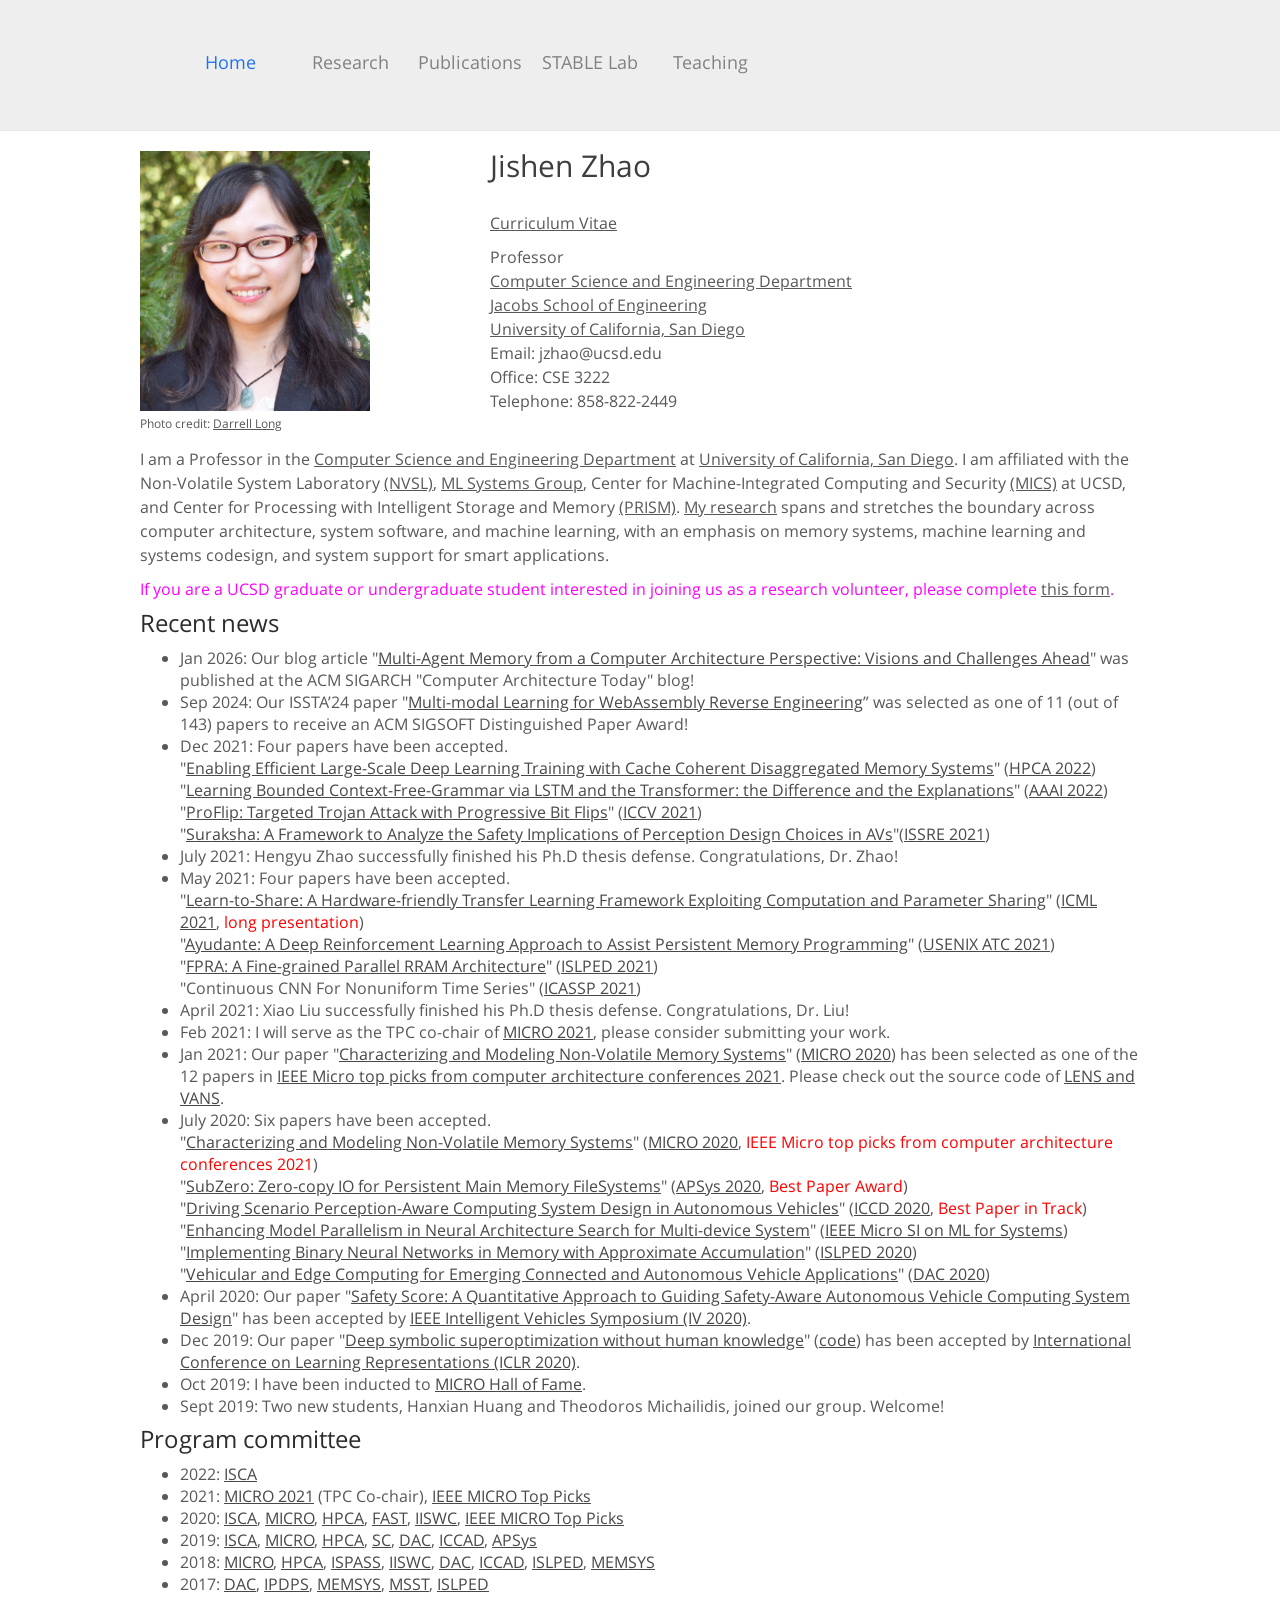
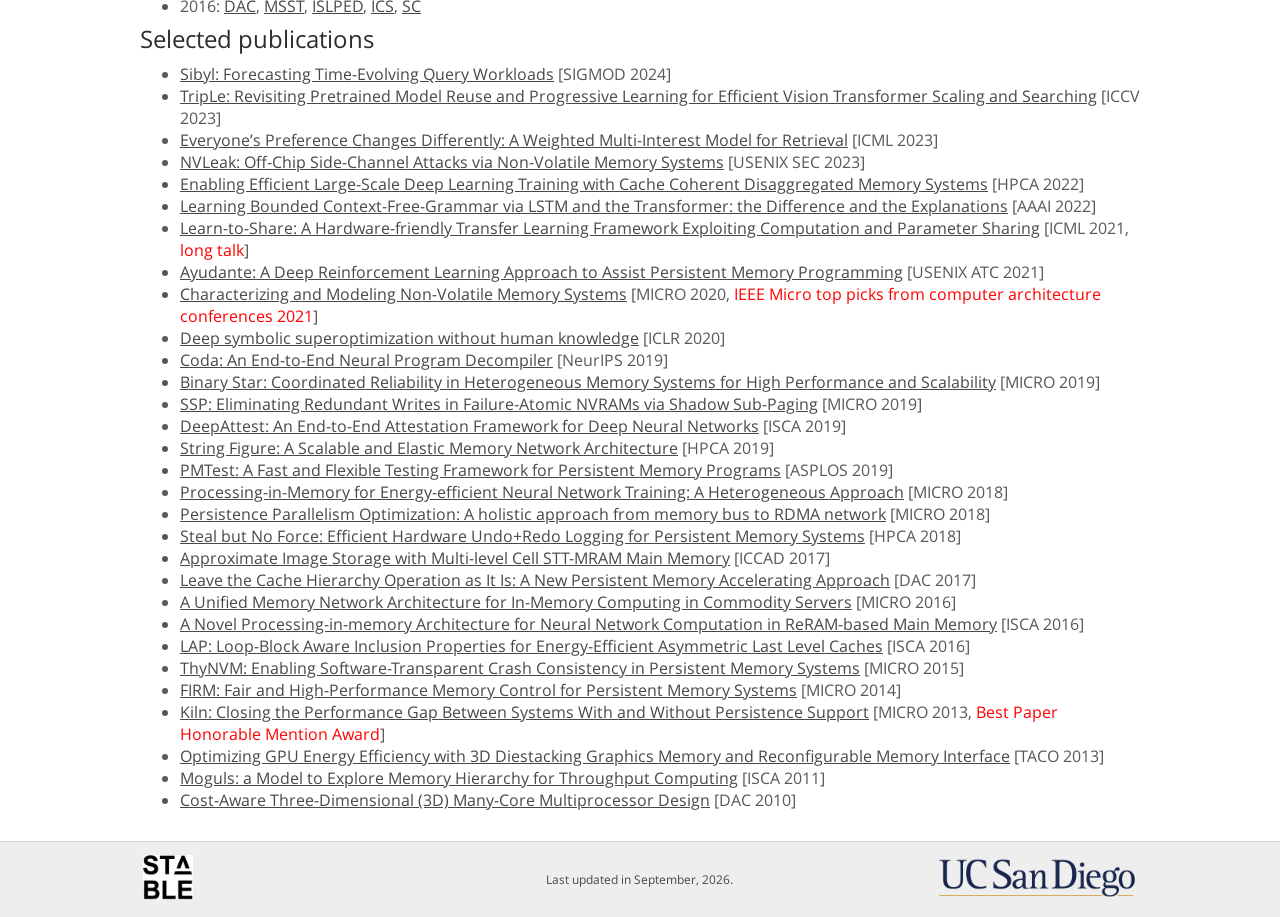
<file: index.html>
<!DOCTYPE HTML>
<!-- Website template by freewebsitetemplates.com -->
<html>
<head>
	<meta charset="UTF-8">
	<title>Jishen Zhao, University of California, San Diego</title>
	<link rel="stylesheet" href="css/style.css" type="text/css">
</head>
<body>
	<div id="header">
		<div>
			<ul id="navigation">
				<li class="active">
					<a href="index.html">Home</a>
				</li>
				<li>
					<a href="research.html">Research</a>
				</li>
				<li>
					<a href="publications.html">Publications</a>
				</li>
				<!-- <li>
					<a href="news.html">News</a>
				</li -->
				<li>
					<a href="lab.html">STABLE Lab</a>
				</li>
				<li>
					<a href="teaching.html">Teaching</a>
				</li>
			</ul>
		</div>
	</div>
	<div id="contents">
		<div class="photo">
			<img width="230" src="images/jishen.jpg"></img><br>
			Photo credit: <a href="https://users.soe.ucsc.edu/~darrell/"> Darrell Long </a>
		</div>
		<div class="info">
			<h1>Jishen Zhao</h1>
			<p>
				<a href="files/cv_jishen_zhao.pdf">Curriculum Vitae</a>
			</p>
			<p>
				Professor<br>
				<a href="https://cse.ucsd.edu/">Computer Science and Engineering Department</a><br>
				<a href="http://jacobsschool.ucsd.edu/">Jacobs School of Engineering</a><br>
				<a href="http://www.ucsd.edu/">University of California, San Diego</a><br>
				Email: 	jzhao@ucsd.edu<br>
				Office: 	CSE 3222<br>
				Telephone: 	858-822-2449<br><br>
			</p>
		</div>
		<div>
			<p>
				I am a Professor in the <a href="https://cse.ucsd.edu/">Computer Science and Engineering Department</a> at <a href="http://www.ucsd.edu/">University of California, San Diego</a>. I am affiliated with the Non-Volatile System Laboratory <a href="http://nvsl.ucsd.edu">(NVSL)</a>, <a href="https://mlsys-ucsd.org/">ML Systems Group</a>, Center for Machine-Integrated Computing and Security <a href="http://mics.ucsd.edu/">(MICS)</a> at UCSD, and Center for Processing with Intelligent Storage and Memory <a href="https://prism.ucsd.edu">(PRISM)</a>. <a href="research.html">My research</a> spans and stretches the boundary across computer architecture, system software, and machine learning, with an emphasis on memory systems, machine learning and systems codesign, and system support for smart applications.
			</p>
			<p>
			  <font color="magenta">If you are a UCSD graduate or undergraduate student interested in joining us as a research volunteer, please complete <a href="https://docs.google.com/forms/d/e/1FAIpQLScwZ-oopgghp9qmJTBR4cMDpbnTiKeu6Y0ExtR4k2W6jOqcQA/viewform?usp=header">this form</a>.</font>
			</p>
			<!--<p>
				<font color="#FF0000">Research positions available for Fall 2019, contact me if you are interested</font>.
			</p>-->
			<!--<p>
			Office hours (Winter 2018): <b>2:00 - 3:00pm</b>, <b>Tuesday, Thursday</b>.
			</p>
			<!--<p>
				<font color="#FF0000">I am looking for a Ph.D. student to work on computer system and architecture research, starting from Fall 2017. If you are interested, please contact me.</font>
			</p>-->
		</div>
		<div class="recent-news">
			<p>
				<h2>Recent news</h2>
				<ul>
				  <li> Jan 2026: Our blog article "<a href="https://www.sigarch.org/multi-agent-memory-from-a-computer-architecture-perspective-visions-and-challenges-ahead/">Multi-Agent Memory from a Computer Architecture Perspective: Visions and Challenges Ahead</a>" was published at the ACM SIGARCH "Computer Architecture Today" blog!
				  </li>
				  <li>
				    Sep 2024: Our ISSTA’24 paper "<a href="https://arxiv.org/abs/2404.03171">Multi-modal Learning for WebAssembly Reverse Engineering</a>” was selected as one of 11 (out of 143) papers to receive an ACM SIGSOFT Distinguished Paper Award!
				  </li>
					<li>
						Dec 2021: Four papers have been accepted.<br>
						"<a href="files/wang-hpca2022.pdf">Enabling Efficient Large-Scale Deep Learning Training with Cache Coherent Disaggregated Memory Systems</a>" (<a href="https://hpca-conf.org/2022/">HPCA 2022</a>)<br>
						"<a href="https://arxiv.org/abs/2112.09174">Learning Bounded Context-Free-Grammar via LSTM and the Transformer: the Difference and the Explanations</a>" (<a href="https://aaai.org/Conferences/AAAI-22/">AAAI 2022</a>)<br>
						"<a href="files/proflip-iccv2021.pdf">ProFlip: Targeted Trojan Attack with Progressive Bit Flips</a>" (<a href="https://iccv2021.thecvf.com/home">ICCV 2021</a>)<br>
						"<a href="files/suraksha-issre2021.pdf">Suraksha: A Framework to Analyze the Safety Implications of Perception Design Choices in AVs</a>"(<a href="https://issre.net/">ISSRE 2021</a>)
					</li>
					<li>
						July 2021: Hengyu Zhao successfully finished his Ph.D thesis defense. Congratulations, Dr. Zhao!
					</li>
					<li>
						May 2021: Four papers have been accepted.<br>
						"<a href="http://proceedings.mlr.press/v139/fu21a/fu21a.pdf">Learn-to-Share: A Hardware-friendly Transfer Learning Framework Exploiting Computation and Parameter Sharing</a>" (<a href="https://icml.cc/Conferences/2021">ICML 2021</a>, <span class="award">long presentation</span>)<br>
						"<a href="files/atc21-final214.pdf">Ayudante: A Deep Reinforcement Learning Approach to Assist Persistent Memory Programming</a>" (<a href="https://www.usenix.org/conference/atc21">USENIX ATC 2021</a>)<br>
						"<a href="files/liu-FPRA-ISLPED21.pdf">FPRA: A Fine-grained Parallel RRAM Architecture</a>" (<a href="https://www.islped.org/2021/">ISLPED 2021</a>)<br>
						"Continuous CNN For Nonuniform Time Series" (<a href="https://2021.ieeeicassp.org/">ICASSP 2021</a>)<br>
					</li>
					<li>
						April 2021: Xiao Liu successfully finished his Ph.D thesis defense. Congratulations, Dr. Liu!
					</li>
					<li>
						Feb 2021: I will serve as the TPC co-chair of <a href="https://www.microarch.org/micro54/">MICRO 2021</a>, please consider submitting your work.
					</li>
					<li>
						Jan 2021: Our paper "<a href="files/lens-vans-micro2020.pdf">Characterizing and Modeling Non-Volatile Memory Systems</a>" (<a href="https://www.microarch.org/micro53/">MICRO 2020</a>) has been 
						selected as one of the 12 papers in <a href="https://www.computer.org/digital-library/magazines/mi/call-for-papers-special-issue-on-top-picks-from-the-2020-computer-architecture-conferences">IEEE Micro top picks from computer architecture conferences 2021</a>. Please check out the source code of <a href="https://www.github.com/TheNetAdmin/LENS-VANS">LENS and VANS</a>.<br>
					</li>
					<li>
						July 2020: Six papers have been accepted.<br>
						"<a href="files/lens-vans-micro2020.pdf">Characterizing and Modeling Non-Volatile Memory Systems</a>" (<a href="https://www.microarch.org/micro53/">MICRO 2020</a>, <span class="award">IEEE Micro top picks from computer architecture conferences 2021</span>) <br>
						"<a href="https://dl.acm.org/doi/10.1145/3409963.3410489">SubZero: Zero-copy IO for Persistent Main Memory FileSystems</a>" (<a href="https://www.ci.i.u-tokyo.ac.jp/apsys2020/">APSys 2020</a>, <span class="award">Best Paper Award</span>) <br>
						"<a href="files/zhao-iccd-2020.pdf">Driving Scenario Perception-Aware Computing System Design in Autonomous Vehicles</a>" (<a href="https://www.iccd-conf.com/Program_2020.html">ICCD 2020</a>, <span class="award">Best Paper in Track</span>)
						"<a href="files/Fu-SIMLsys20-NAS.pdf">Enhancing Model Parallelism in Neural Architecture Search for Multi-device System</a>" (<a href="https://www.sigarch.org/call-contributions/ieee-micro-special-issue-on-machine-learning-for-systems/">IEEE Micro SI on ML for Systems</a>)<br>
						"<a href="https://dl.acm.org/doi/pdf/10.1145/3370748.3406562">Implementing Binary Neural Networks in Memory with Approximate Accumulation</a>" (<a href="http://www.islped.org/2020/index.php">ISLPED 2020</a>)<br>
						"<a href="files/Baidya-dac2020.pdf">Vehicular and Edge Computing for Emerging Connected and Autonomous Vehicle Applications</a>" (<a href="https://www.dac.com/content/57th-dac">DAC 2020</a>)
					</li>
					<li>
						April 2020: Our paper "<a href="files/safety-score-IV-2020.pdf">Safety Score: A Quantitative Approach to Guiding Safety-Aware Autonomous Vehicle Computing System Design</a>" has been accepted by <a href="https://2020.ieee-iv.org/">IEEE Intelligent Vehicles Symposium (IV 2020)</a>.
					</li>
					<li>
						Dec 2019: Our paper "<a href="https://openreview.net/forum?id=r1egIyBFPS">Deep symbolic superoptimization without human knowledge</a>" (<a href="https://github.com/shihui2010/symbolic_simplifier">code</a>) has been accepted by <a href="https://iclr.cc/">International Conference on Learning Representations (ICLR 2020)</a>.
					</li>
					<li> Oct 2019: I have been inducted to <a href="https://www.sigmicro.org/micro-hall-of-fame/">MICRO Hall of Fame</a>.
					</li>
					<li> Sept 2019: Two new students, Hanxian Huang and Theodoros Michailidis, joined our group. Welcome!
					</li>
				</ul>
			</p>
		</div>
		<div class="selected-publications">
			<p>
				<h2>Program committee</h2>
				<ul>
					<li>
						2022: <a href="http://iscaconf.org/isca2020/">ISCA</a>
					</li>
					<li>
						2021: <a href="https://www.microarch.org/micro54/">MICRO 2021</a> (TPC Co-chair), <a href="https://www.sigarch.org/call-contributions/top-picks/">IEEE MICRO Top Picks</a>
					</li>
					<li>
						2020: <a href="http://iscaconf.org/isca2020/">ISCA</a>, <a href="https://www.microarch.org/micro53/">MICRO</a>, <a href="https://www.hpca-conf.org/2020/">HPCA</a>, <a href="https://www.usenix.org/conference/fast20">FAST</a>, <a href="http://www.iiswc.org/iiswc2020/">IISWC</a>, <a href="https://www.computer.org/digital-library/magazines/mi/call-for-papers-special-issue-on-top-picks-from-the-2021-computer-architecture-conferences">IEEE MICRO Top Picks</a>
					</li>
					<li>
						2019: <a href="http://iscaconf.org/isca2019/">ISCA</a>, <a href="https://www.microarch.org/micro52/">MICRO</a>, <a href="http://hpca2019.seas.gwu.edu/">HPCA</a>, <a href="https://sc19.supercomputing.org/">SC</a>, <a href="https://www.dac.com/">DAC</a>, <a href="https://iccad.com/2019_call_for_papers">ICCAD</a>, <a href="https://icsr.zju.edu.cn/apsys2019">APSys</a>
					</li>
					<li>
						2018: <a href="https://www.microarch.org/micro51/index.html">MICRO</a>, <a href="https://hpca2018.ece.ucsb.edu/">HPCA</a>, <a href="http://www.ispass.org/ispass2018/">ISPASS</a>, <a href="http://www.iiswc.org/iiswc2018/">IISWC</a>, <a href="https://dac.com/">DAC</a>, <a href="https://iccad.com/">ICCAD</a>, <a href="http://www.islped.org/2018/">ISLPED</a>, <a href="https://memsys.io/">MEMSYS</a>
					</li>
					<li>
						2017: <a href="https://dac.com/">DAC</a>, <a href="http://www.ipdps.org/ipdps2017/2017_call_for_papers.html">IPDPS</a>, <a href="http://memsys.io/">MEMSYS</a>, <a href ="http://storageconference.us/">MSST</a>, <a href="http://www.islped.org/2017/home.html">ISLPED</a>
					</li>
					<li>
						2016: <a href="https://dac.com/">DAC</a>, <a href="http://storageconference.us/">MSST</a>, <a href="http://www.islped.org/">ISLPED</a>, <a href="http://ics16.bilkent.edu.tr/">ICS</a>, <a href="http://sc16.supercomputing.org/">SC</a>
					</li>
				<ul>
			</p>
		</div>
		<div class="selected-publications">
			<p>
				<h2>Selected publications</h2>
				<ul>
				  <li>
                                               <span class="bib-title"><a href="">Sibyl: Forecasting Time-Evolving Query Workloads</a></span> [SIGMOD 2024]
                                        </li>
				  <li>
                                               <span class="bib-title"><a href="files/triple-iccv2023.pdf">TripLe: Revisiting Pretrained Model Reuse and Progressive Learning for Efficient Vision Transformer Scaling and Searching</a></span> [ICCV 2023]
                                  </li>
				  <li>
                                               <span class="bib-title"><a href="files/shi-icml2023.pdf">Everyone’s Preference Changes Differently: A Weighted Multi-Interest Model for Retrieval</a></span> [ICML 2023]
                                  </li>
				  <li>
                                               <span class="bib-title"><a href="files/wang-sec23.pdf">NVLeak: Off-Chip Side-Channel Attacks via Non-Volatile Memory Systems</a></span> [USENIX SEC 2023]
                                        </li>
					<li>
						<span class="bib-title"><a href="files/wang-hpca2022.pdf">Enabling Efficient Large-Scale Deep Learning Training with Cache Coherent Disaggregated Memory Systems</a></span> [HPCA 2022]
					</li>
					<li>
						<span class="bib-title"><a href="https://arxiv.org/abs/2112.09174">Learning Bounded Context-Free-Grammar via LSTM and the Transformer: the Difference and the Explanations</a></span> [AAAI 2022]
					</li>
					<li>
						<span class="bib-title"><a href="http://proceedings.mlr.press/v139/fu21a/fu21a.pdf">Learn-to-Share: A Hardware-friendly Transfer Learning Framework Exploiting Computation and Parameter Sharing</a></span> [ICML 2021, <span class="award">long talk</span>]
					</li>
					<li>
						<span class="bib-title"><a href="files/atc21-final214.pdf">Ayudante: A Deep Reinforcement Learning Approach to Assist Persistent Memory Programming</a></span> [USENIX ATC 2021]
					</li>
					<li>
						<span class="bib-title"><a href="files/lens-vans-micro2020.pdf">Characterizing and Modeling Non-Volatile Memory Systems</a></span> [MICRO 2020, <span class="award">IEEE Micro top picks from computer architecture conferences 2021</span>]
					</li>
					<li>
						<span class="bib-title"><a href="https://openreview.net/forum?id=r1egIyBFPS">Deep symbolic superoptimization without human knowledge</a></span> [ICLR 2020]
					</li>
					<li>
						<span class="bib-title"><a href="files/coda-neurips2019.pdf">Coda: An End-to-End Neural Program Decompiler</a></span> [NeurIPS 2019]
					</li>
					<li>
						<span class="bib-title"><a href="files/binarystar-micro2019.pdf">Binary Star: Coordinated Reliability in Heterogeneous Memory Systems for High Performance and Scalability</a></span> [MICRO 2019]
					</li>
					<li>
						<span class="bib-title"><a href="files/ssp-micro2019.pdf">SSP: Eliminating Redundant Writes in Failure-Atomic NVRAMs via Shadow Sub-Paging</a></span> [MICRO 2019]
					</li>
					<li>
						<span class="bib-title"><a href="files/DeepAttest-isca2019.pdf">DeepAttest: An End-to-End Attestation Framework for Deep Neural Networks</a></span> [ISCA 2019]
					</li>
					<li>
						<span class="bib-title"><a href="files/stringfigure-hpca2019.pdf">String Figure: A Scalable and Elastic Memory Network Architecture</a></span> [HPCA 2019]
					</li>
					<li>
						<span class="bib-title"><a href="files/pmtest-asplos2019.pdf">PMTest: A Fast and Flexible Testing Framework for Persistent Memory Programs</a></span> [ASPLOS 2019]
					</li>
					<li>
						<span class="bib-title"><a href="files/pim-micro2018.pdf">Processing-in-Memory for Energy-efficient Neural Network Training: A Heterogeneous Approach</a></span> [MICRO 2018]
					</li>
					<li>
						<span class="bib-title"><a href="files/pm-rdma-micro2018.pdf">Persistence Parallelism Optimization: A holistic approach from memory bus to RDMA network</a></span> [MICRO 2018]
					</li>
					<li>
						<span class="bib-title"><a href="files/steal-no-force-hpca2018.pdf">Steal but No Force: Efficient Hardware Undo+Redo Logging for Persistent Memory Systems</a></span> [HPCA 2018]
					</li>
					<li>
						<span class="bib-title"><a href="files/approximate-iccad2017.pdf">Approximate Image Storage with Multi-level Cell STT-MRAM Main Memory</a></span> [ICCAD 2017]
					</li>
					<li>
						<span class="bib-title"><a href="files/persist-cache-dac2017.pdf">Leave the Cache Hierarchy Operation as It Is: A New Persistent Memory Accelerating Approach</a></span> [DAC 2017]
					</li>
					<li>
						<span class="bib-title"><a href="files/memnet-micro2016.pdf">A Unified Memory Network Architecture for In-Memory Computing in Commodity Servers</a></span> [MICRO 2016]
					</li>
					<li>
						<span class="bib-title"><a href="files/PRIME_isca2016.pdf">A Novel Processing-in-memory Architecture for Neural Network Computation in ReRAM-based Main Memory</a></span> [ISCA 2016]
					</li>
					<li>
						<span class="bib-title"><a href="files/lap_isca2016.pdf">LAP: Loop-Block Aware Inclusion Properties for Energy-Efficient Asymmetric Last Level Caches</a></span> [ISCA 2016]
					</li>
					<li>
						<span class="bib-title"><a href="files/thynvm-micro2015.pdf">ThyNVM: Enabling Software-Transparent Crash Consistency in Persistent Memory Systems</a></span> [MICRO 2015]
					</li>
					</li>
					<li> <span class="bib-title"><a href="files/zhao-micro2014.pdf">FIRM: Fair and High-Performance Memory Control for Persistent Memory Systems</a></span> [MICRO 2014]
					</li>
					<li> <span class="bib-title"><a href="files/150-zhao.pdf">Kiln: Closing the Performance Gap Between Systems With and Without Persistence Support</a></span> [MICRO 2013, <span class="award">Best Paper Honorable Mention Award</span>]
					</li>
					<li><span class="bib-title"><a href="http://dl.acm.org/citation.cfm?id=2541231">Optimizing GPU Energy Efficiency with 3D Diestacking Graphics Memory and Reconfigurable Memory Interface</a></span> [TACO 2013]
					</li>
					<li> <span class="bib-title"><a href="files/moguls_isca2011.pdf">Moguls: a Model to Explore Memory Hierarchy for Throughput Computing</a></span> [ISCA 2011]
					</li>
					<li> <span class="bib-title"><a href="files/zhao-dac10.pdf">Cost-Aware Three-Dimensional (3D) Many-Core Multiprocessor Design</a></span> [DAC 2010]
					</li>
				</ul>
			</p>
		</div>
	</div>
	<div id="footer">
		<div class="clearfix">
			<table width="100%">
				<tr>
					<td width="33%" align="left"><a href="lab.html"><img height="45" src="images/stable.jpg"></img></a></td>
					<td width="34%" align="center">Last updated in September, 2026.</td>
					<td width="33%" align="right"><a href="https://www.ucsd.edu/"><img width="200" src="images/logo_UCSD.png"></img></a></td>
				</tr>
			</table>
		</div>
	</div>
	<!-- Start of StatCounter Code for Default Guide -->
	<script type="text/javascript">
		var sc_project=11621489; 
		var sc_invisible=1; 
		var sc_security="885c4fd3"; 
		var scJsHost = (("https:" == document.location.protocol) ?
		"https://secure." : "http://www.");
	</script>
	<script type="text/javascript" src="https://www.statcounter.com/counter/counter.js" async></script>
		<noscript><div class="statcounter"><a title="Web Analytics" href="http://statcounter.com/" target="_blank">
		<img class="statcounter" src="//c.statcounter.com/11621489/0/885c4fd3/1/" alt="Web Analytics"></a></div>
	</noscript>
	<!-- End of StatCounter Code for Default Guide -->
</body>
</html>
</file>
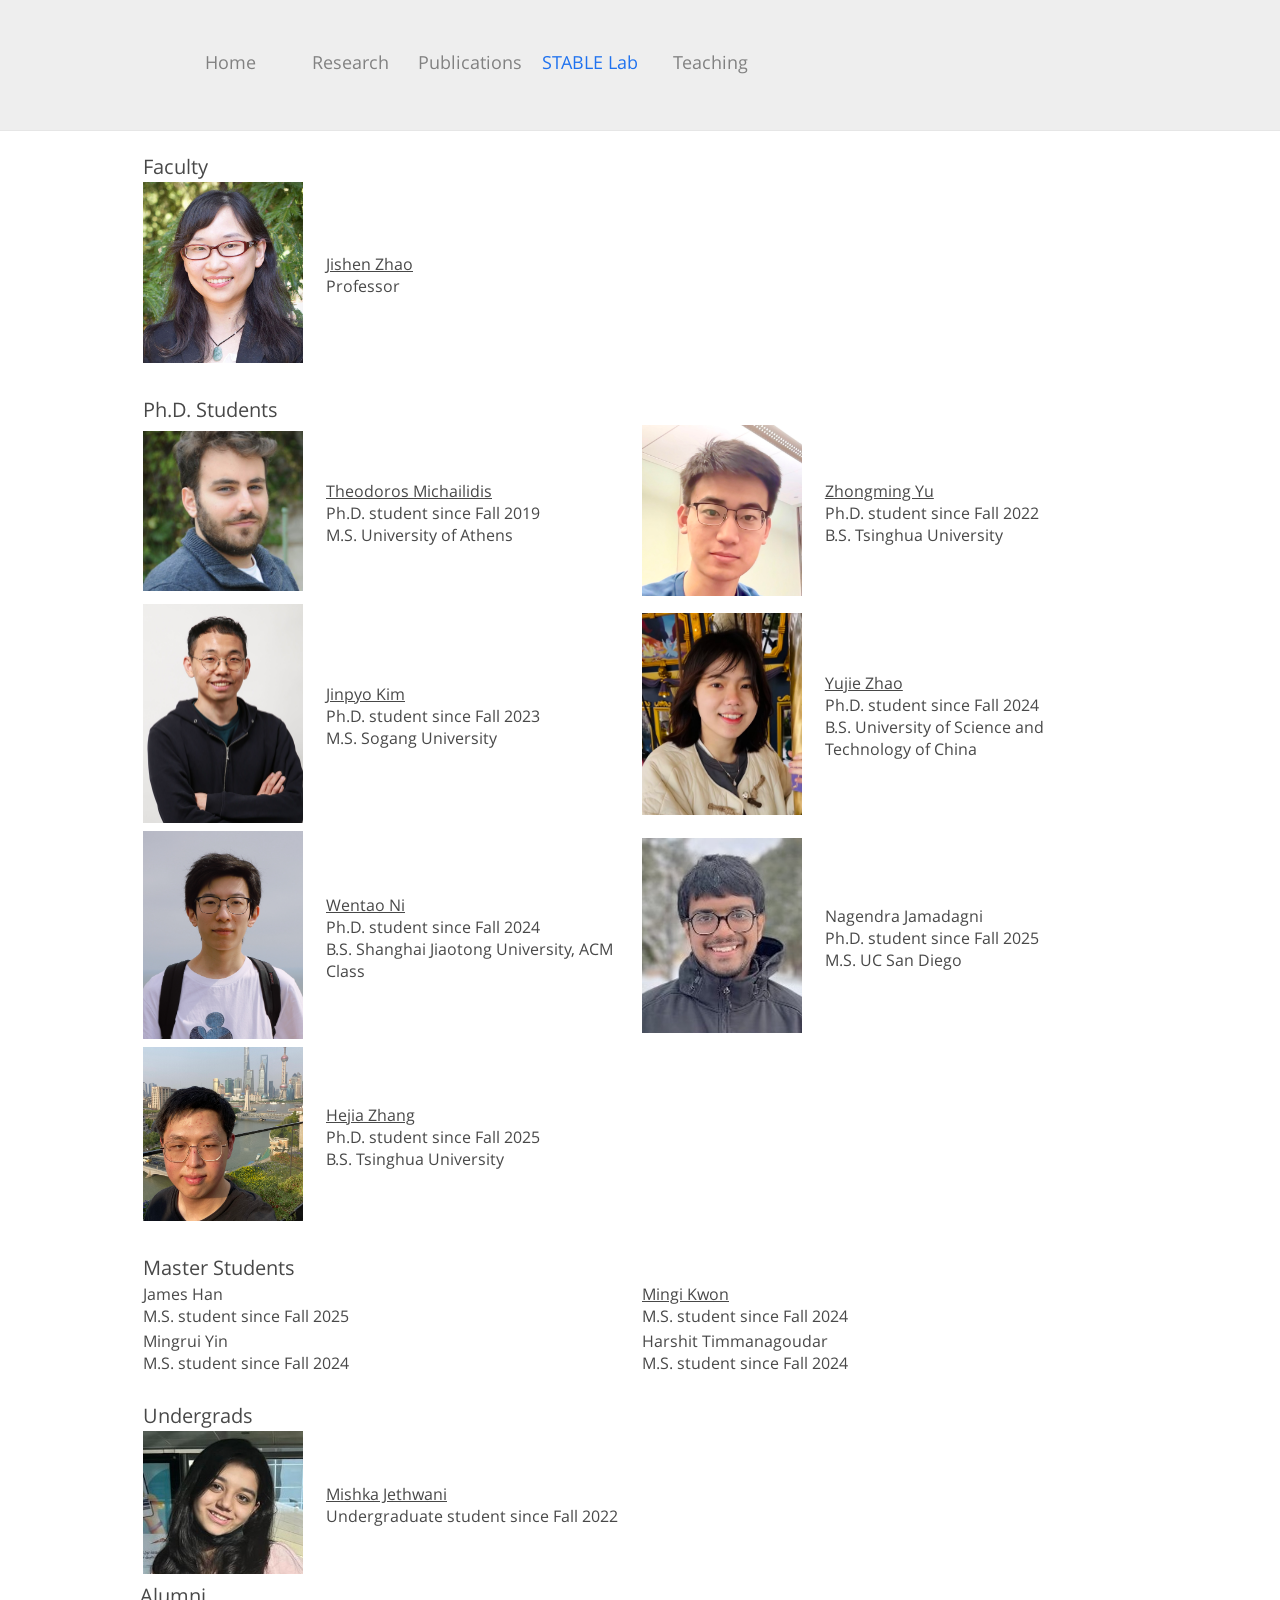
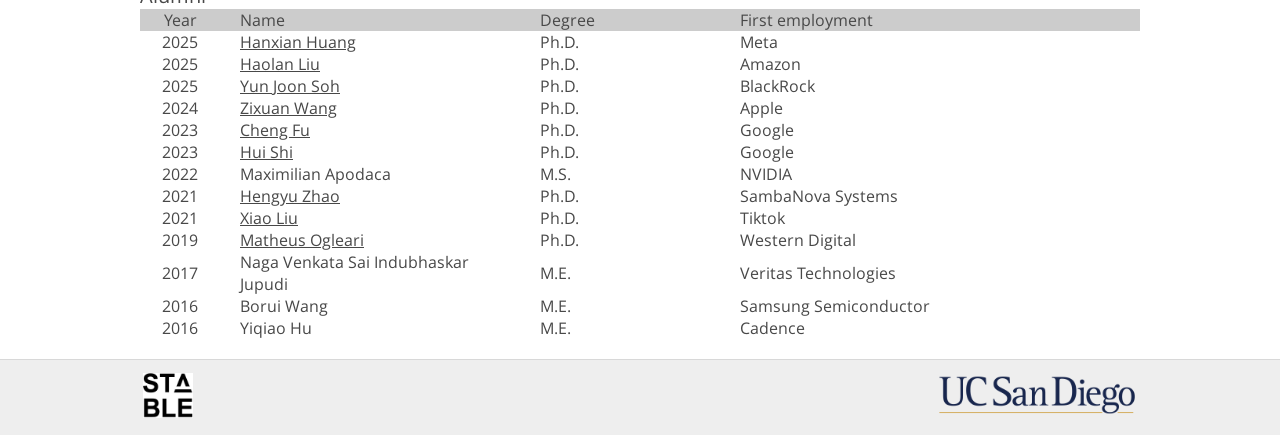
<file: lab.html>
<!DOCTYPE HTML>
<!-- Website template by freewebsitetemplates.com -->
<html>
<head>
	<meta charset="UTF-8">
	<title>STABLE Lab</title>
	<link rel="stylesheet" href="css/style.css" type="text/css">
</head>
<body>
	<div id="header">
		<div>
			<ul id="navigation">
				<li>
					<a href="index.html">Home</a>
				</li>
				<li>
					<a href="research.html">Research</a>
				</li>
				<li>
					<a href="publications.html">Publications</a>
				</li>
				<!-- <li>
					<a href="news.html">News</a>
				</li> -->
				<li class="active">
					<a href="lab.html">STABLE Lab</a>
				</li>
				<li>
					<a href="teaching.html">Teaching</a>
				</li>
			</ul>
		</div>
	</div>
	<div id="contents">
		<div>
			<table class="people-table">
				<tr>
					<td class="td-heading">Faculty </td>
				</tr>
				<tr>
					<td>
						<img width="160" src="images/jishen2.jpg"></img>
					</td>
					<td>
						<a href="index.html">Jishen Zhao</a><br>
						Professor
					</td>
				</tr>
			</table>
		</div>
		<div>
			<table class="people-table" width="100%">
				<tr>
					<td height="20px" colspan="4"></td>
				</tr>
				<tr>
					<td class="td-heading" colspan="4">Ph.D. Students </td>
				</tr>
				<tr>
					<td width="15%">
						<img width="160" src="images/students/Theodoros.jpg"></img>
					</td>
					<td width="35%">
					        <a href="https://tmichailidis.github.io/">Theodoros Michailidis</a><br>
						Ph.D. student since Fall 2019<br>
						M.S. University of Athens
					</td>
					<td width="15%">
						<img width="160" src="images/students/Zhongming.jpg"></img>
					</td>
					<td width="35%">
						<a href="https://fishmingyu.github.io/">Zhongming Yu</a><br>
						Ph.D. student since Fall 2022<br>
						B.S. Tsinghua University
					</td>
				</tr>
				<tr>
					<td width="15%">
                        <img width="160" src="images/students/Jinpyo.jpg"></img>
                    </td>
                    <td width="35%">
                        <a href="https://jinpyo-cs.github.io/">Jinpyo Kim</a><br>
                        Ph.D. student since Fall 2023<br>
                        M.S. Sogang University
                    </td>
                    <td width="15%">
                        <img width="160" src="images/students/YujieZhao.jpg"></img>
                    </td>
                    <td width="35%">
                        <a href="https://norahyujiezhao.github.io/">Yujie Zhao</a><br>
                        Ph.D. student since Fall 2024<br>
                        B.S. University of Science and Technology of China
                    </td>
                </tr>
				<tr>
                    <td width="15%">
                        <img width="160" src="images/students/WentaoNi.jpg"></img>
                    </td>
					<td width="35%">
                        <a href="https://wennitao.github.io/">Wentao Ni</a><br>
                        Ph.D. student since Fall 2024<br>
                        B.S. Shanghai Jiaotong University, ACM Class
                    </td>
					<td width="15%">
                       <img width="160" src="images/students/NagendraJamadagni.jpg"></img>
                    </td>
					<td width="35%">
                        <a>Nagendra Jamadagni</a><br>
                        Ph.D. student since Fall 2025<br>
                        M.S. UC San Diego
                    </td>
				</tr>
                <tr>
                    <td width="15%">
                       <img width="160" src="images/students/HejiaZhang.jpg"></img>
                    </td>
					<td width="35%">
                        <a href="https://hejiaz2023.github.io/">Hejia Zhang</a><br>
                        Ph.D. student since Fall 2025<br>
                        B.S. Tsinghua University
                    </td>
                    <td width="15%"></td>
                    <td width="35%"></td>
				</tr>
			</table>
			<table class="people-table" width="100%">
				<tr>
					<td height="20px" colspan="2"></td>
				</tr>
				<tr>
					<td class="td-heading" colspan="2">Master Students </td>
				</tr>
				<tr>   
                    <td width="50%">                                                                                                                  
                       <a>James Han</a><br>                                                                                                    
                       M.S. student since Fall 2025<br>
                    </td>  
                    <td width="50%">                                                                                                                  
                       <a href="https://www.linkedin.com/in/mingikwon00/">Mingi Kwon</a><br>
                       M.S. student since Fall 2024<br>
                    </td> 
				</tr>
                <tr>                                                                                                                          
                    <td width="50%">                                                                                                                  
                       <a>Mingrui Yin</a><br>                                                                                                    
                       M.S. student since Fall 2024<br>
                    </td> 
                    <td width="50%">                                                                                                                  
                       <a>Harshit Timmanagoudar</a><br>                                                                                                    
                       M.S. student since Fall 2024<br>
                    </td> 
				</tr>
			</table>
			<table class="people-table" width="100%">
				<tr>
					<td height="20px" colspan="4"></td>
				</tr>
				<tr>
					<td class="td-heading" colspan="4">Undergrads</td>
				</tr>
				<tr>
					<td width="15%">
						<img width="160" src="images/students/MishkaJethwani.jpg"></img>
					</td>
					<td width="35%">
						<a href="https://www.linkedin.com/in/mishka-jethwani/">Mishka Jethwani</a><br>
                                                Undergraduate student since Fall 2022<br>
					</td>
					<td width="15%"></td>
					<td width="35%"></td>
				</tr>
			</table>
		</div>
		<div>
			<table class="people-table" cellpadding="0" style="border-collapse: collapse;">
				<tr>
					<td class="td-heading">Alumni </td>
				</tr>
				<tr bgcolor="#CCCCCC">
					<td width="10%" align="center"> Year </td>
					<td width="30%"> Name </td>
					<td width="20%"> Degree </td>
					<td width="40%"> First employment</td>
				</tr>
				<tr>
                                        <td width="10%" align="center"> 2025 </td>
                                        <td width="30%"> <a href="https://hanxian97.github.io/"> Hanxian Huang </a></td>
                                        <td width="20%"> Ph.D. </td>
                                        <td width="40%"> Meta</td>
                                </tr>
				<tr>
                                        <td width="10%" align="center"> 2025 </td>
                                        <td width="30%"> <a href="https://www.linkedin.com/in/haolan-liu-734343145/"> Haolan Liu </a></td>
                                        <td width="20%"> Ph.D. </td>
                                        <td width="40%"> Amazon</td>
                                </tr>
				<tr>
                                        <td width="10%" align="center"> 2025 </td>
                                        <td width="30%"> <a href="https://www.yunjoonsoh.info/"> Yun Joon Soh </a></td>
                                        <td width="20%"> Ph.D. </td>
                                        <td width="40%"> BlackRock</td>
                                </tr>
				<tr>
                                        <td width="10%" align="center"> 2024 </td>
                                        <td width="30%"> <a href="https://www.zixuan.wang/"> Zixuan Wang </a></td>
                                        <td width="20%"> Ph.D. </td>
                                        <td width="40%"> Apple</td>
                                </tr>
				<tr>
                                        <td width="10%" align="center"> 2023 </td>
                                        <td width="30%"> <a href="https://chengfu0118.github.io/"> Cheng Fu </a></td>
                                        <td width="20%"> Ph.D. </td>
                                        <td width="40%"> Google</td>
                                </tr>
				 <tr>
                                        <td width="10%" align="center"> 2023 </td>
                                        <td width="30%"> <a href="https://www.linkedin.com/in/huishi1992/"> Hui Shi </a></td>
                                        <td width="20%"> Ph.D. </td>
                                        <td width="40%"> Google</td>
                                </tr>
				<tr>
                                        <td width="10%" align="center"> 2022 </td>
                                        <td width="30%"> <a> Maximilian Apodaca </a></td>
                                        <td width="20%"> M.S. </td>
                                        <td width="40%"> NVIDIA</td>
                                </tr>
				<tr>
					<td width="10%" align="center"> 2021 </td>
					<td width="30%"> <a href="https://hengyuzhao.weebly.com/">Hengyu Zhao</a></td>
					<td width="20%"> Ph.D. </td>
					<td width="40%"> SambaNova Systems</td>
				</tr>
				<tr>
					<td width="10%" align="center"> 2021 </td>
					<td width="30%"> <a href="http://cseweb.ucsd.edu/~x1liu/">Xiao Liu</a></td>
					<td width="20%"> Ph.D. </td>
					<td width="40%"> Tiktok</td>
				</tr>
				<tr>
					<td width="10%" align="center"> 2019 </td>
					<td width="30%"> <a href="https://users.soe.ucsc.edu/~mogleari/">Matheus Ogleari</a></td>
					<td width="20%"> Ph.D. </td>
					<td width="40%"> Western Digital</td>
				</tr>
				<tr>
					<td width="10%" align="center"> 2017 </td>
					<td width="30%"> Naga Venkata Sai Indubhaskar Jupudi </td>
					<td width="20%"> M.E. </td>
					<td width="40%"> Veritas Technologies </td>
				</tr>
				<tr>
					<td width="10%" align="center"> 2016 </td>
					<td width="30%"> Borui Wang </td>
					<td width="20%"> M.E. </td>
					<td width="40%"> Samsung Semiconductor </td>
				</tr>
				<tr>
					<td width="10%" align="center"> 2016 </td>
					<td width="30%"> Yiqiao Hu </td>
					<td width="20%"> M.E. </td>
					<td width="40%"> Cadence </td>
				</tr>
			</table>
		</div>
	</div>
	<div id="footer">
		<div class="clearfix">
			<table width="100%">
				<tr>
					<td align="left"><a href="lab.html"><img height="45" src="images/stable.jpg"></img></a></td>
					<td align="right"><a href="https://www.ucsd.edu/"><img width="200" src="images/logo_UCSD.png"></img></a></td>
				</tr>
			</table>
		</div>
	</div>
	
	<!-- Start of StatCounter Code for Default Guide -->
	<script type="text/javascript">
	 var sc_project=6189261; 
	 var sc_invisible=1; 
	 var sc_security="7d77b3cb"; 
	 var scJsHost = (("https:" == document.location.protocol) ?
	 "https://secure." : "http://www.");
	 document.write("<sc"+"ript type='text/javascript' src='" +
	 scJsHost+
	 "statcounter.com/counter/counter.js'></"+"script>");
	</script>
	<noscript><div class="statcounter"><a title="shopify
	analytics ecommerce" href="http://statcounter.com/shopify/"
	target="_blank"><img class="statcounter"
	src="http://c.statcounter.com/6189261/0/7d77b3cb/1/"
	alt="shopify analytics ecommerce"></a></div></noscript>
	<!-- End of StatCounter Code for Default Guide -->
</body>
</html>
</file>
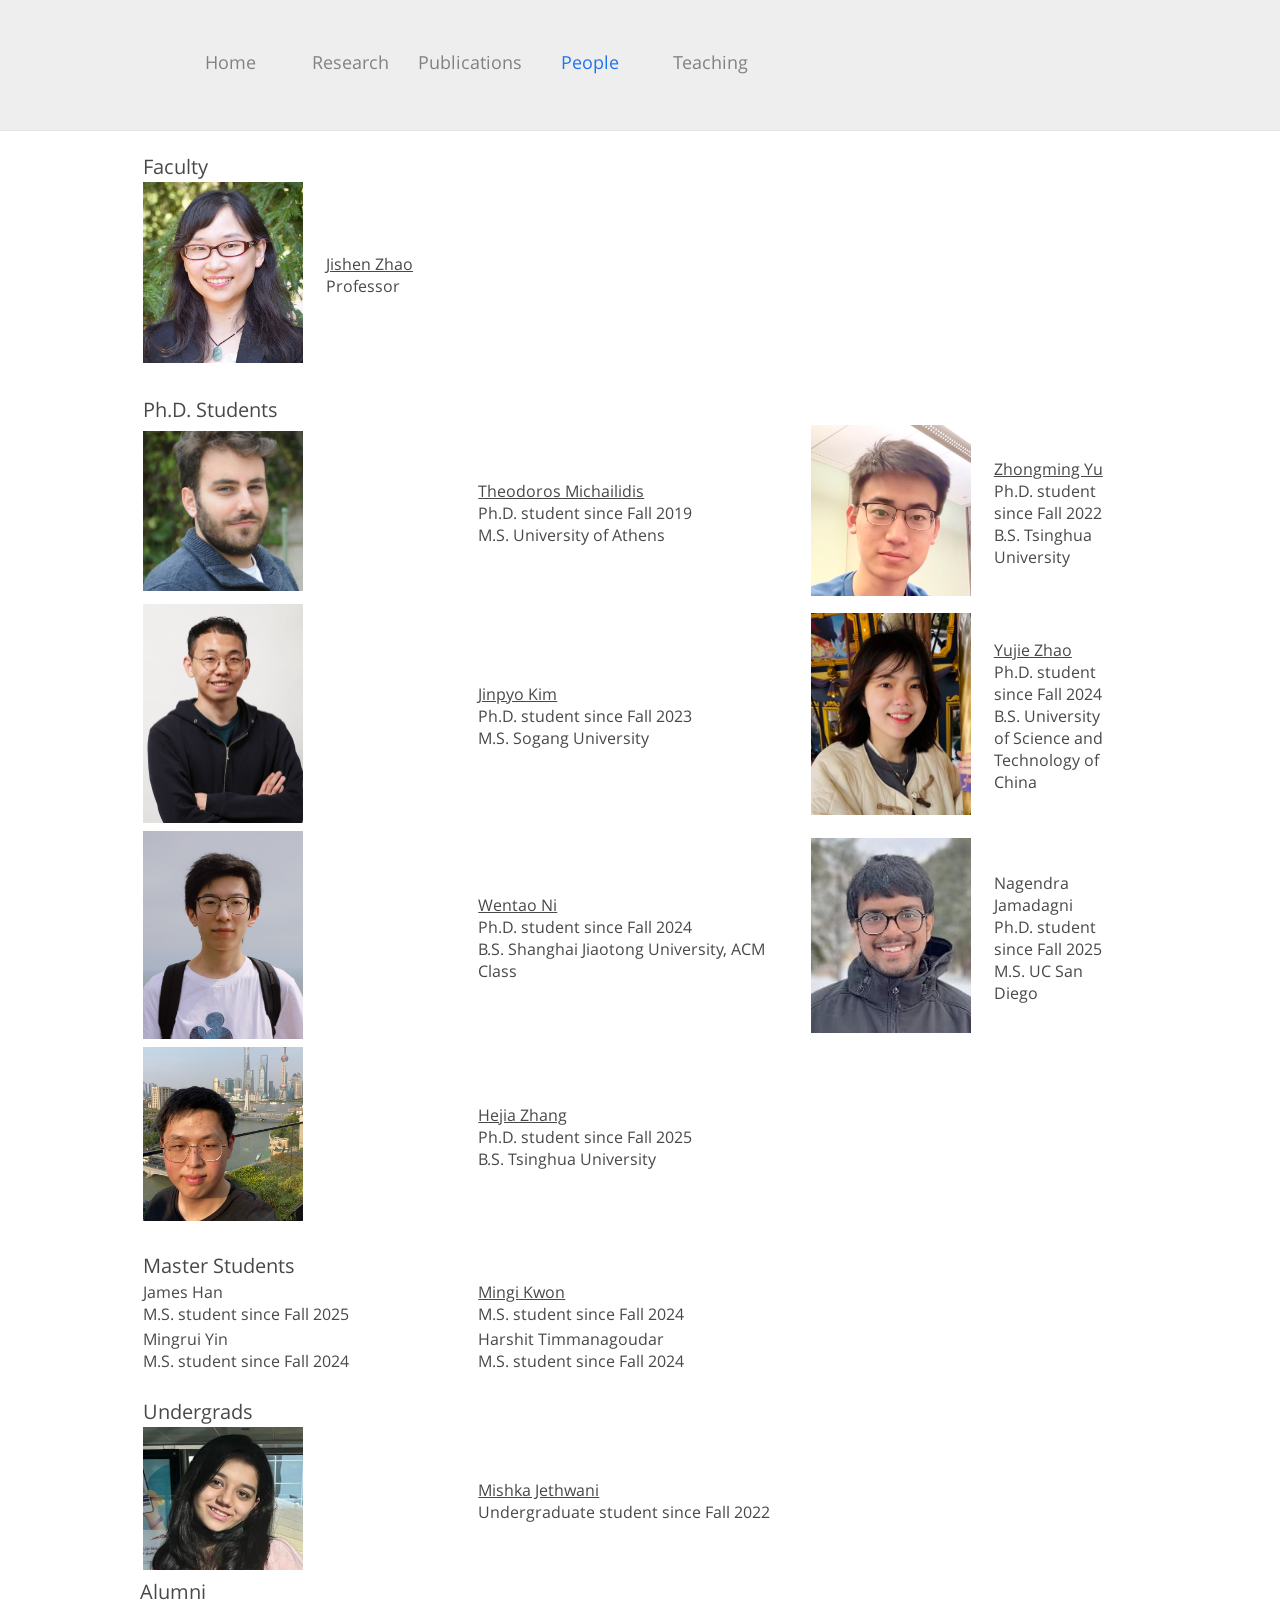
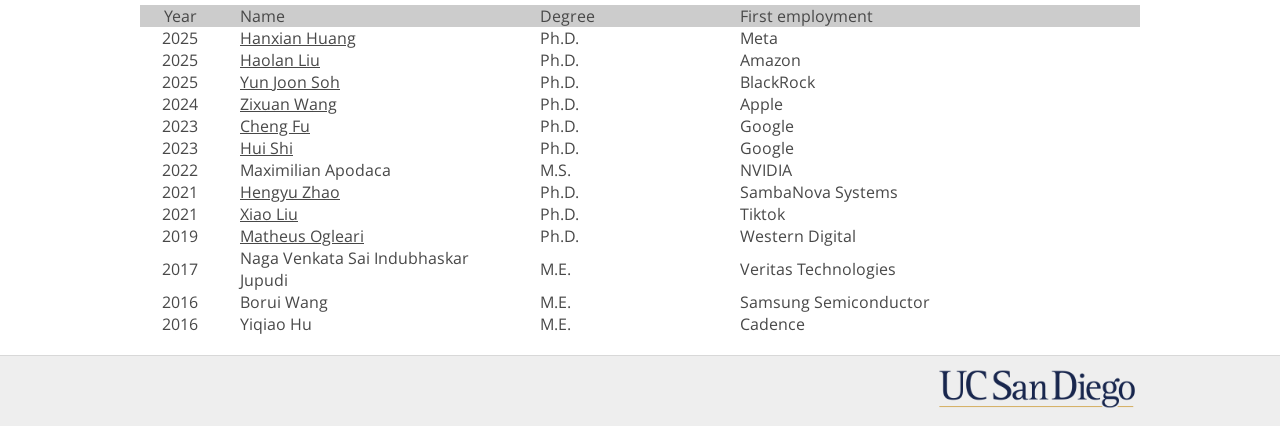
<file: people.html>
<!DOCTYPE HTML>
<!-- Website template by freewebsitetemplates.com -->
<html>
<head>
	<meta charset="UTF-8">
	<title>People</title>
	<link rel="stylesheet" href="css/style.css" type="text/css">
</head>
<body>
	<div id="header">
		<div>
			<ul id="navigation">
				<li>
					<a href="index.html">Home</a>
				</li>
				<li>
					<a href="research.html">Research</a>
				</li>
				<li>
					<a href="publications.html">Publications</a>
				</li>
				<!-- <li>
					<a href="news.html">News</a>
				</li> -->
				<li class="active">
					<a href="people.html">People</a>
				</li>
				<li>
					<a href="teaching.html">Teaching</a>
				</li>
			</ul>
		</div>
	</div>
	<div id="contents">
		<div>
			<table class="people-table">
				<tr>
					<td class="td-heading">Faculty </td>
				</tr>
				<tr>
					<td>
						<img width="160" src="images/jishen2.jpg"></img>
					</td>
					<td>
						<a href="index.html">Jishen Zhao</a><br>
						Professor
					</td>
				</tr>
			</table>
		</div>
		<div>
			<table class="people-table">
				<tr>
					<td height="20px"></td>
				</tr>
				<tr>
					<td class="td-heading">Ph.D. Students </td>
				</tr>
				<tr>
					<td width="15%">
						<img width="160" src="images/students/Theodoros.jpg"></img>
					</td>
					<td width="35%">
					        <a href="https://tmichailidis.github.io/">Theodoros Michailidis</a><br>
						Ph.D. student since Fall 2019<br>
						M.S. University of Athens
					</td>
					<td width="15%">
						<img width="160" src="images/students/Zhongming.jpg"></img>
					</td>
					<td width="35%">
						<a href="https://fishmingyu.github.io/">Zhongming Yu</a><br>
						Ph.D. student since Fall 2022<br>
						B.S. Tsinghua University
					</td>
				</tr>
				<tr>
					<td width="15%">
                        <img width="160" src="images/students/Jinpyo.jpg"></img>
                    </td>
                    <td width="35%">
                        <a href="https://jinpyo-cs.github.io/">Jinpyo Kim</a><br>
                        Ph.D. student since Fall 2023<br>
                        M.S. Sogang University
                    </td>
                    <td width="15%">
                        <img width="160" src="images/students/YujieZhao.jpg"></img>
                    </td>
                    <td width="35%">
                        <a href="https://norahyujiezhao.github.io/">Yujie Zhao</a><br>
                        Ph.D. student since Fall 2024<br>
                        B.S. University of Science and Technology of China
                    </td>
                </tr>
				<tr>
                    <td width="15%">
                        <img width="160" src="images/students/WentaoNi.jpg"></img>
                    </td>
					<td width="35%">
                        <a href="https://wennitao.github.io/">Wentao Ni</a><br>
                        Ph.D. student since Fall 2024<br>
                        B.S. Shanghai Jiaotong University, ACM Class
                    </td>
					<td width="15%">
                       <img width="160" src="images/students/NagendraJamadagni.jpg"></img>
                    </td>
					<td width="35%">
                        <a>Nagendra Jamadagni</a><br>
                        Ph.D. student since Fall 2025<br>
                        M.S. UC San Diego
                    </td>
				</tr>
                <tr>
                    <td width="15%">
                       <img width="160" src="images/students/HejiaZhang.jpg"></img>
                    </td>
					<td width="35%">
                        <a href="https://hejiaz2023.github.io/">Hejia Zhang</a><br>
                        Ph.D. student since Fall 2025<br>
                        B.S. Tsinghua University
                    </td>
				</tr>
				<tr>
					<td height="20px"></td>
				</tr>
				<tr>
					<td class="td-heading">Master Students </td>
				</tr>
				<tr>   
                    <td width="35%">                                                                                                                  
                       <a>James Han</a><br>                                                                                                    
                       M.S. student since Fall 2025<br>
                    </td>  
                    <td width="35%">                                                                                                                  
                       <a href="https://www.linkedin.com/in/mingikwon00/">Mingi Kwon</a><br>
                       M.S. student since Fall 2024<br>
                    </td> 
				</tr>
                <tr>                                                                                                                          
                    <td width="35%">                                                                                                                  
                       <a>Mingrui Yin</a><br>                                                                                                    
                       M.S. student since Fall 2024<br>
                    </td> 
                    <td width="35%">                                                                                                                  
                       <a>Harshit Timmanagoudar</a><br>                                                                                                    
                       M.S. student since Fall 2024<br>
                    </td> 
				</tr>
				<tr>
					<td height="20px"></td>
				</tr>
				<tr>
					<td class="td-heading">Undergrads</td>
				</tr>
				<tr>
					<td width="15%">
						<img width="160" src="images/students/MishkaJethwani.jpg"></img>
					</td>
					<td width="35%">
						<a href="https://www.linkedin.com/in/mishka-jethwani/">Mishka Jethwani</a><br>
                                                Undergraduate student since Fall 2022<br>
					</td>
				</tr>
			</table>
		</div>
		<div>
			<table class="people-table" cellpadding="0" style="border-collapse: collapse;">
				<tr>
					<td class="td-heading">Alumni </td>
				</tr>
				<tr bgcolor="#CCCCCC">
					<td width="10%" align="center"> Year </td>
					<td width="30%"> Name </td>
					<td width="20%"> Degree </td>
					<td width="40%"> First employment</td>
				</tr>
				<tr>
                                        <td width="10%" align="center"> 2025 </td>
                                        <td width="30%"> <a href="https://hanxian97.github.io/"> Hanxian Huang </a></td>
                                        <td width="20%"> Ph.D. </td>
                                        <td width="40%"> Meta</td>
                                </tr>
				<tr>
                                        <td width="10%" align="center"> 2025 </td>
                                        <td width="30%"> <a href="https://www.linkedin.com/in/haolan-liu-734343145/"> Haolan Liu </a></td>
                                        <td width="20%"> Ph.D. </td>
                                        <td width="40%"> Amazon</td>
                                </tr>
				<tr>
                                        <td width="10%" align="center"> 2025 </td>
                                        <td width="30%"> <a href="https://www.yunjoonsoh.info/"> Yun Joon Soh </a></td>
                                        <td width="20%"> Ph.D. </td>
                                        <td width="40%"> BlackRock</td>
                                </tr>
				<tr>
                                        <td width="10%" align="center"> 2024 </td>
                                        <td width="30%"> <a href="https://www.zixuan.wang/"> Zixuan Wang </a></td>
                                        <td width="20%"> Ph.D. </td>
                                        <td width="40%"> Apple</td>
                                </tr>
				<tr>
                                        <td width="10%" align="center"> 2023 </td>
                                        <td width="30%"> <a href="https://chengfu0118.github.io/"> Cheng Fu </a></td>
                                        <td width="20%"> Ph.D. </td>
                                        <td width="40%"> Google</td>
                                </tr>
				 <tr>
                                        <td width="10%" align="center"> 2023 </td>
                                        <td width="30%"> <a href="https://www.linkedin.com/in/huishi1992/"> Hui Shi </a></td>
                                        <td width="20%"> Ph.D. </td>
                                        <td width="40%"> Google</td>
                                </tr>
				<tr>
                                        <td width="10%" align="center"> 2022 </td>
                                        <td width="30%"> <a> Maximilian Apodaca </a></td>
                                        <td width="20%"> M.S. </td>
                                        <td width="40%"> NVIDIA</td>
                                </tr>
				<tr>
					<td width="10%" align="center"> 2021 </td>
					<td width="30%"> <a href="https://hengyuzhao.weebly.com/">Hengyu Zhao</a></td>
					<td width="20%"> Ph.D. </td>
					<td width="40%"> SambaNova Systems</td>
				</tr>
				<tr>
					<td width="10%" align="center"> 2021 </td>
					<td width="30%"> <a href="http://cseweb.ucsd.edu/~x1liu/">Xiao Liu</a></td>
					<td width="20%"> Ph.D. </td>
					<td width="40%"> Tiktok</td>
				</tr>
				<tr>
					<td width="10%" align="center"> 2019 </td>
					<td width="30%"> <a href="https://users.soe.ucsc.edu/~mogleari/">Matheus Ogleari</a></td>
					<td width="20%"> Ph.D. </td>
					<td width="40%"> Western Digital</td>
				</tr>
				<tr>
					<td width="10%" align="center"> 2017 </td>
					<td width="30%"> Naga Venkata Sai Indubhaskar Jupudi </td>
					<td width="20%"> M.E. </td>
					<td width="40%"> Veritas Technologies </td>
				</tr>
				<tr>
					<td width="10%" align="center"> 2016 </td>
					<td width="30%"> Borui Wang </td>
					<td width="20%"> M.E. </td>
					<td width="40%"> Samsung Semiconductor </td>
				</tr>
				<tr>
					<td width="10%" align="center"> 2016 </td>
					<td width="30%"> Yiqiao Hu </td>
					<td width="20%"> M.E. </td>
					<td width="40%"> Cadence </td>
				</tr>
			</table>
		</div>
	</div>
	<div id="footer">
		<div class="clearfix">
			<table width="100%">
				<tr>
					<td align="right"><a href="http://www.ucsc.edu/"><img width="200" src="images/logo_UCSD.png"></img></a></td>
			</table>
		</div>
	</div>
	
	<!-- Start of StatCounter Code for Default Guide -->
	<script type="text/javascript">
	 var sc_project=6189261; 
	 var sc_invisible=1; 
	 var sc_security="7d77b3cb"; 
	 var scJsHost = (("https:" == document.location.protocol) ?
	 "https://secure." : "http://www.");
	 document.write("<sc"+"ript type='text/javascript' src='" +
	 scJsHost+
	 "statcounter.com/counter/counter.js'></"+"script>");
	</script>
	<noscript><div class="statcounter"><a title="shopify
	analytics ecommerce" href="http://statcounter.com/shopify/"
	target="_blank"><img class="statcounter"
	src="http://c.statcounter.com/6189261/0/7d77b3cb/1/"
	alt="shopify analytics ecommerce"></a></div></noscript>
	<!-- End of StatCounter Code for Default Guide -->
</body>
</html>
</file>
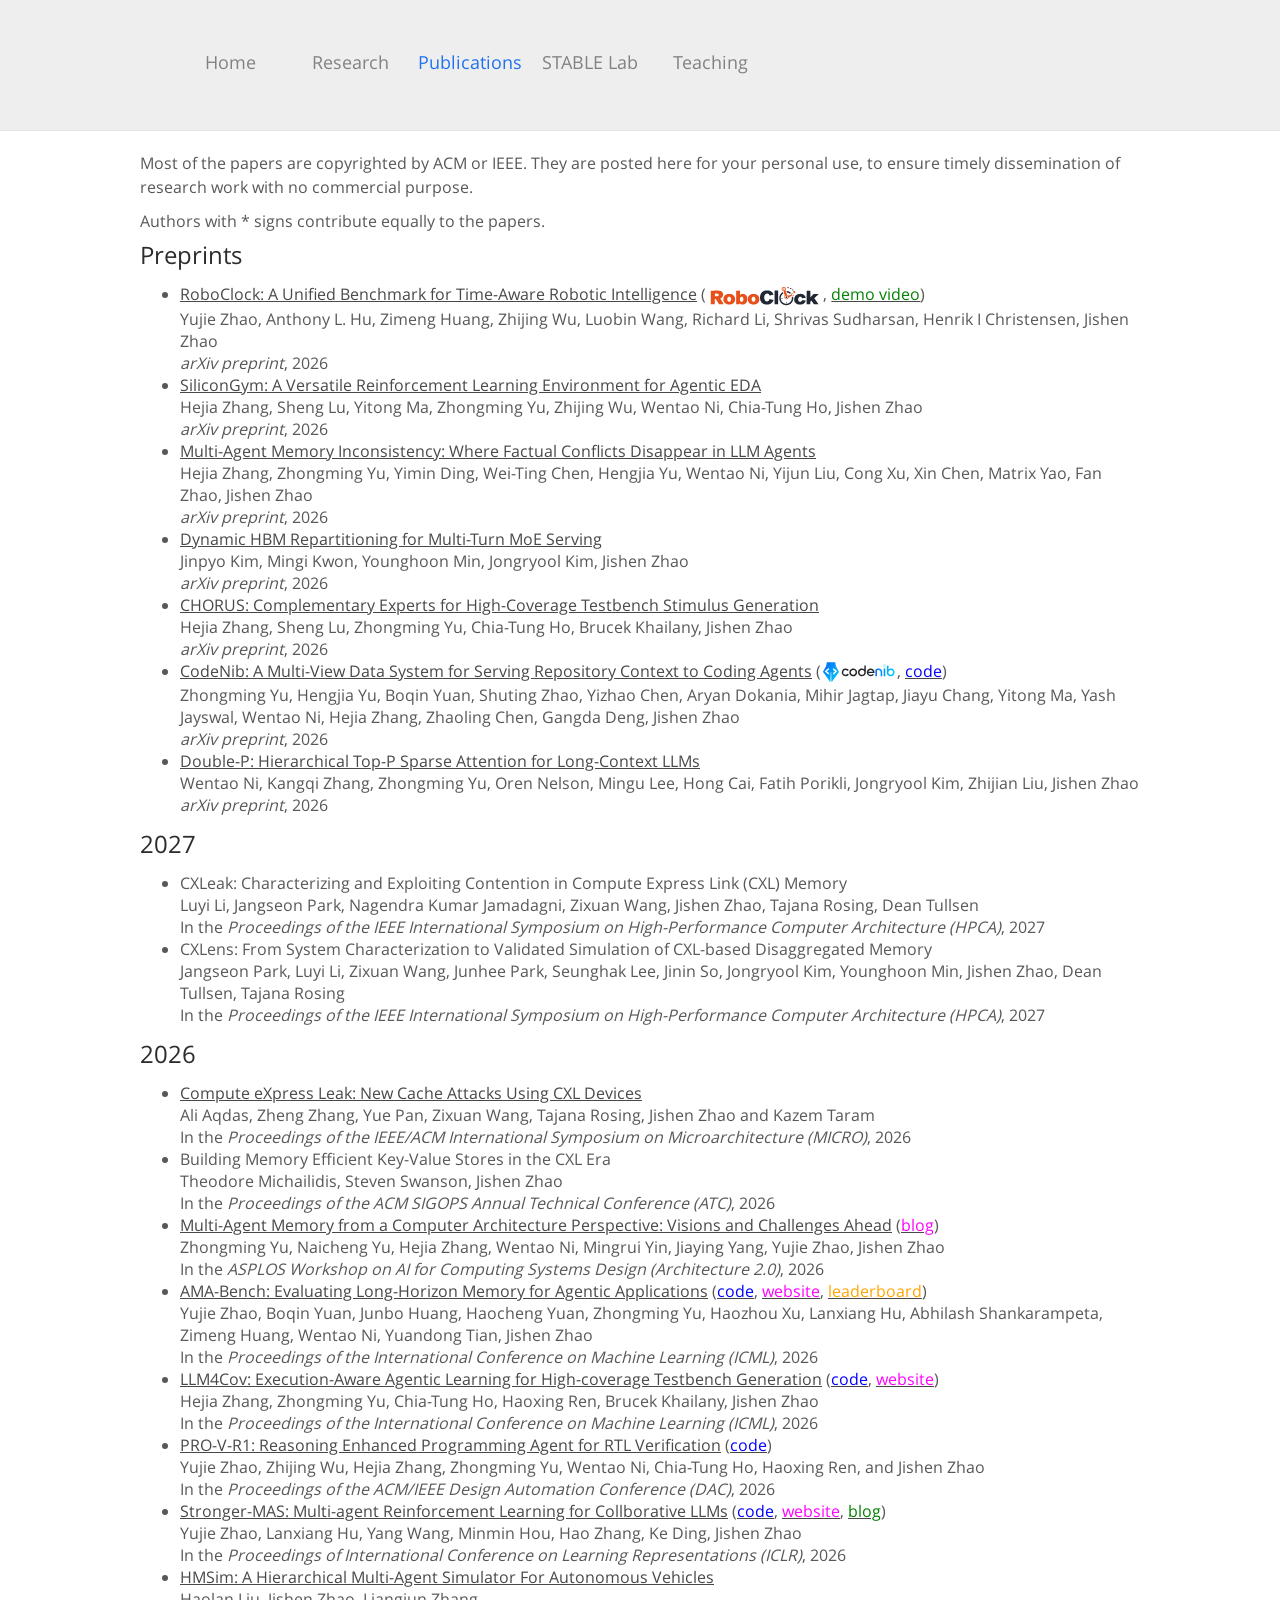
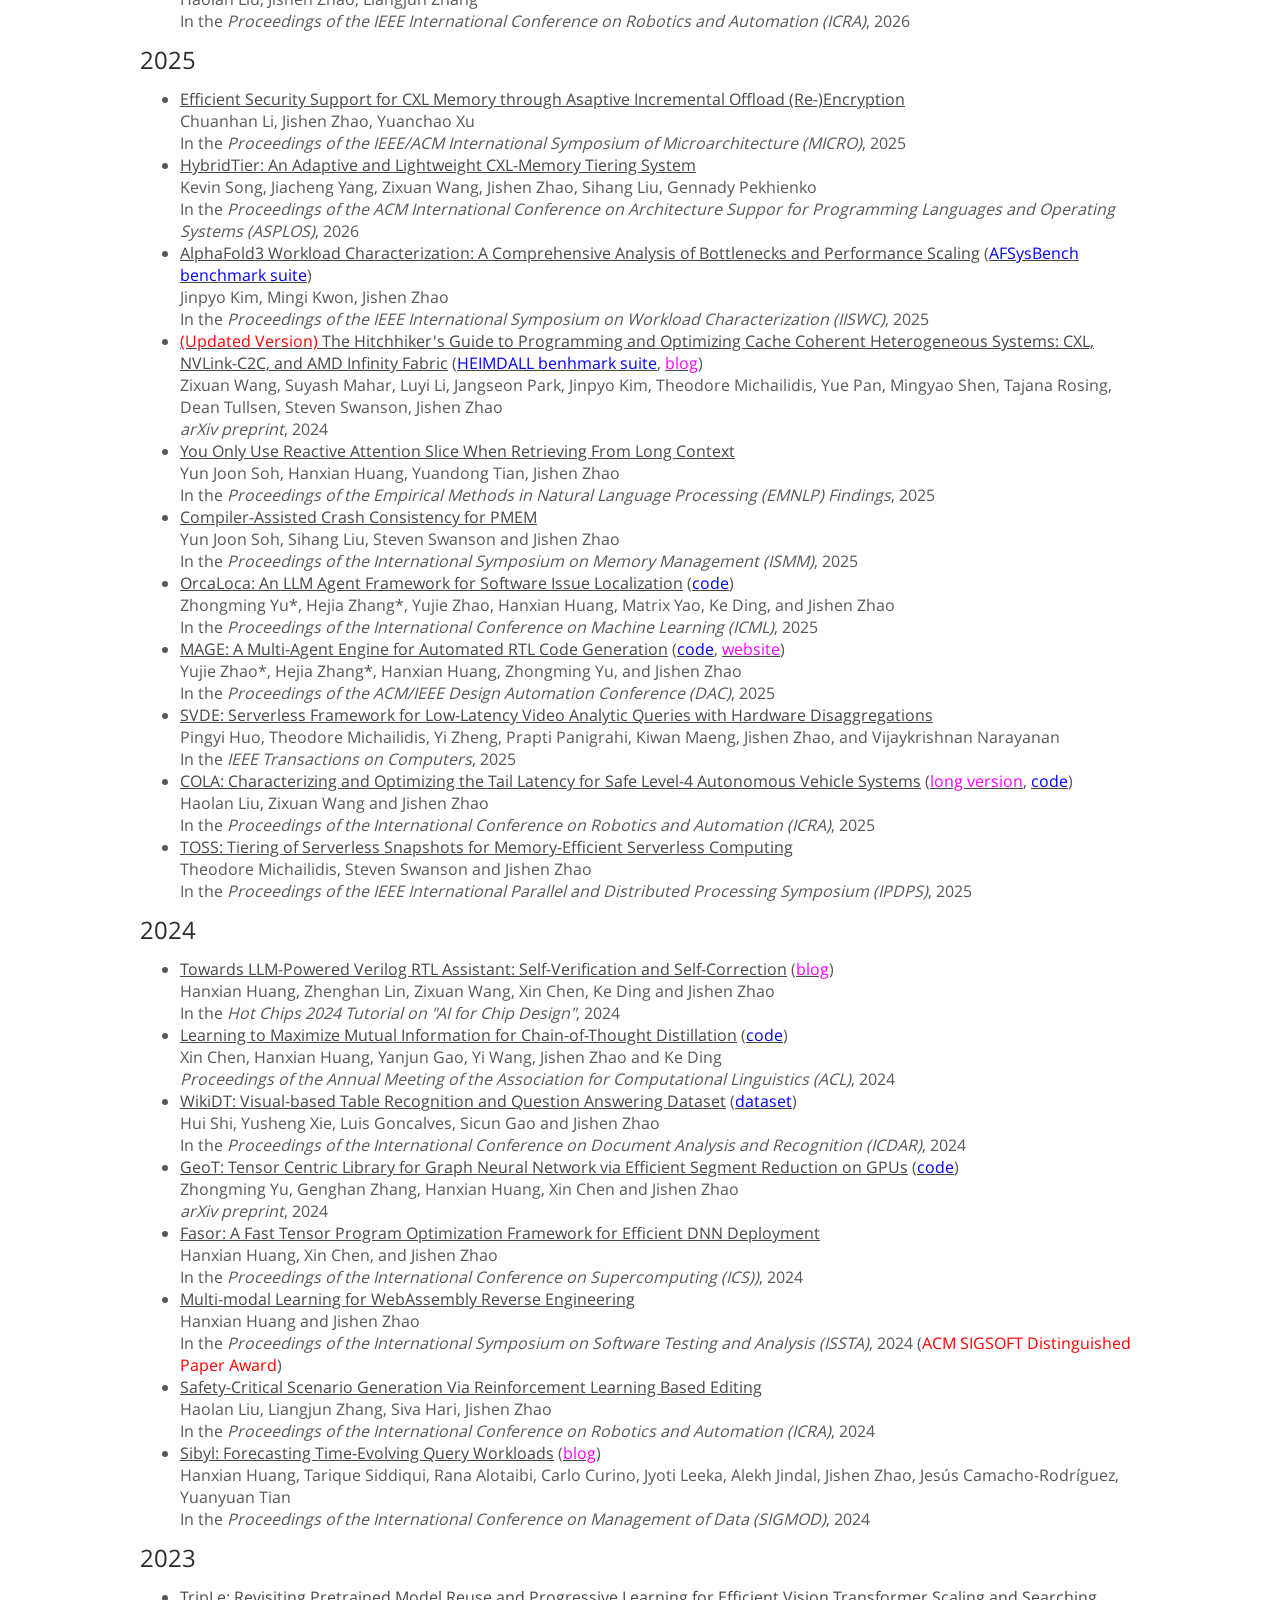
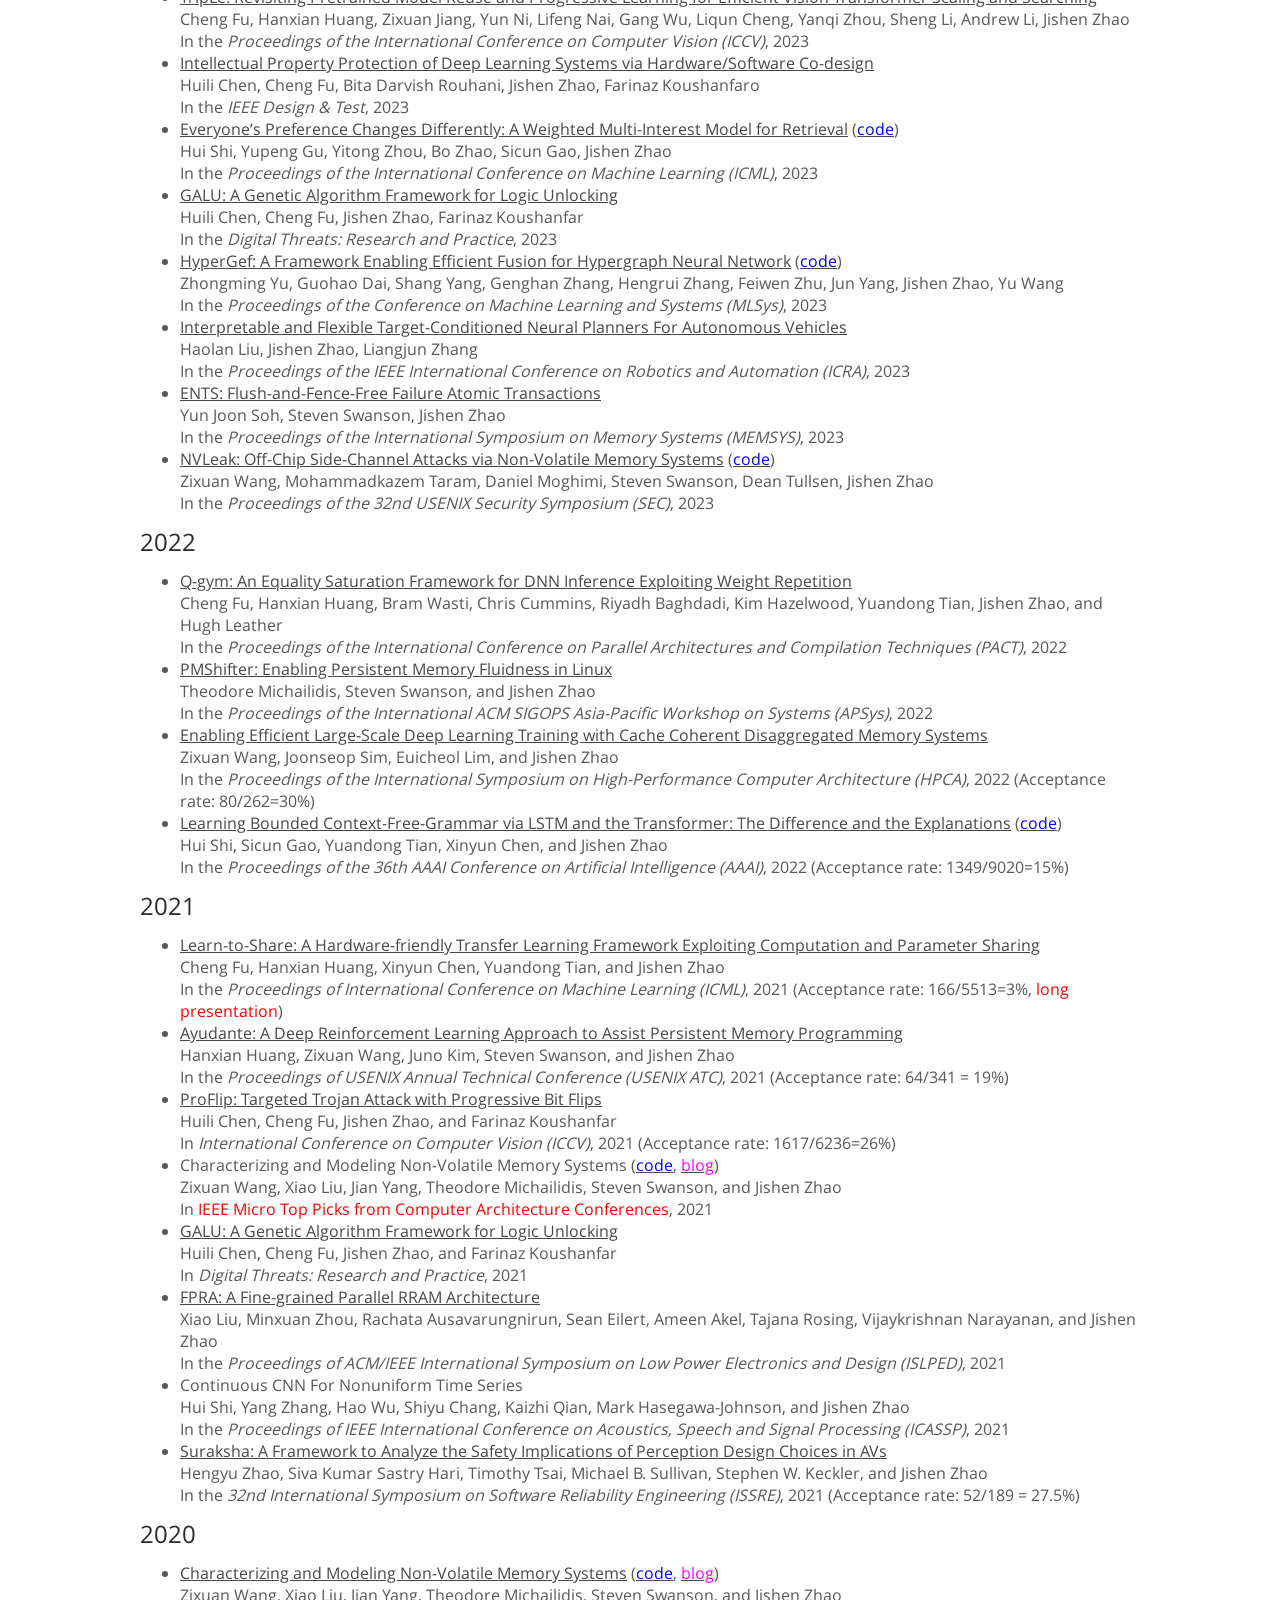
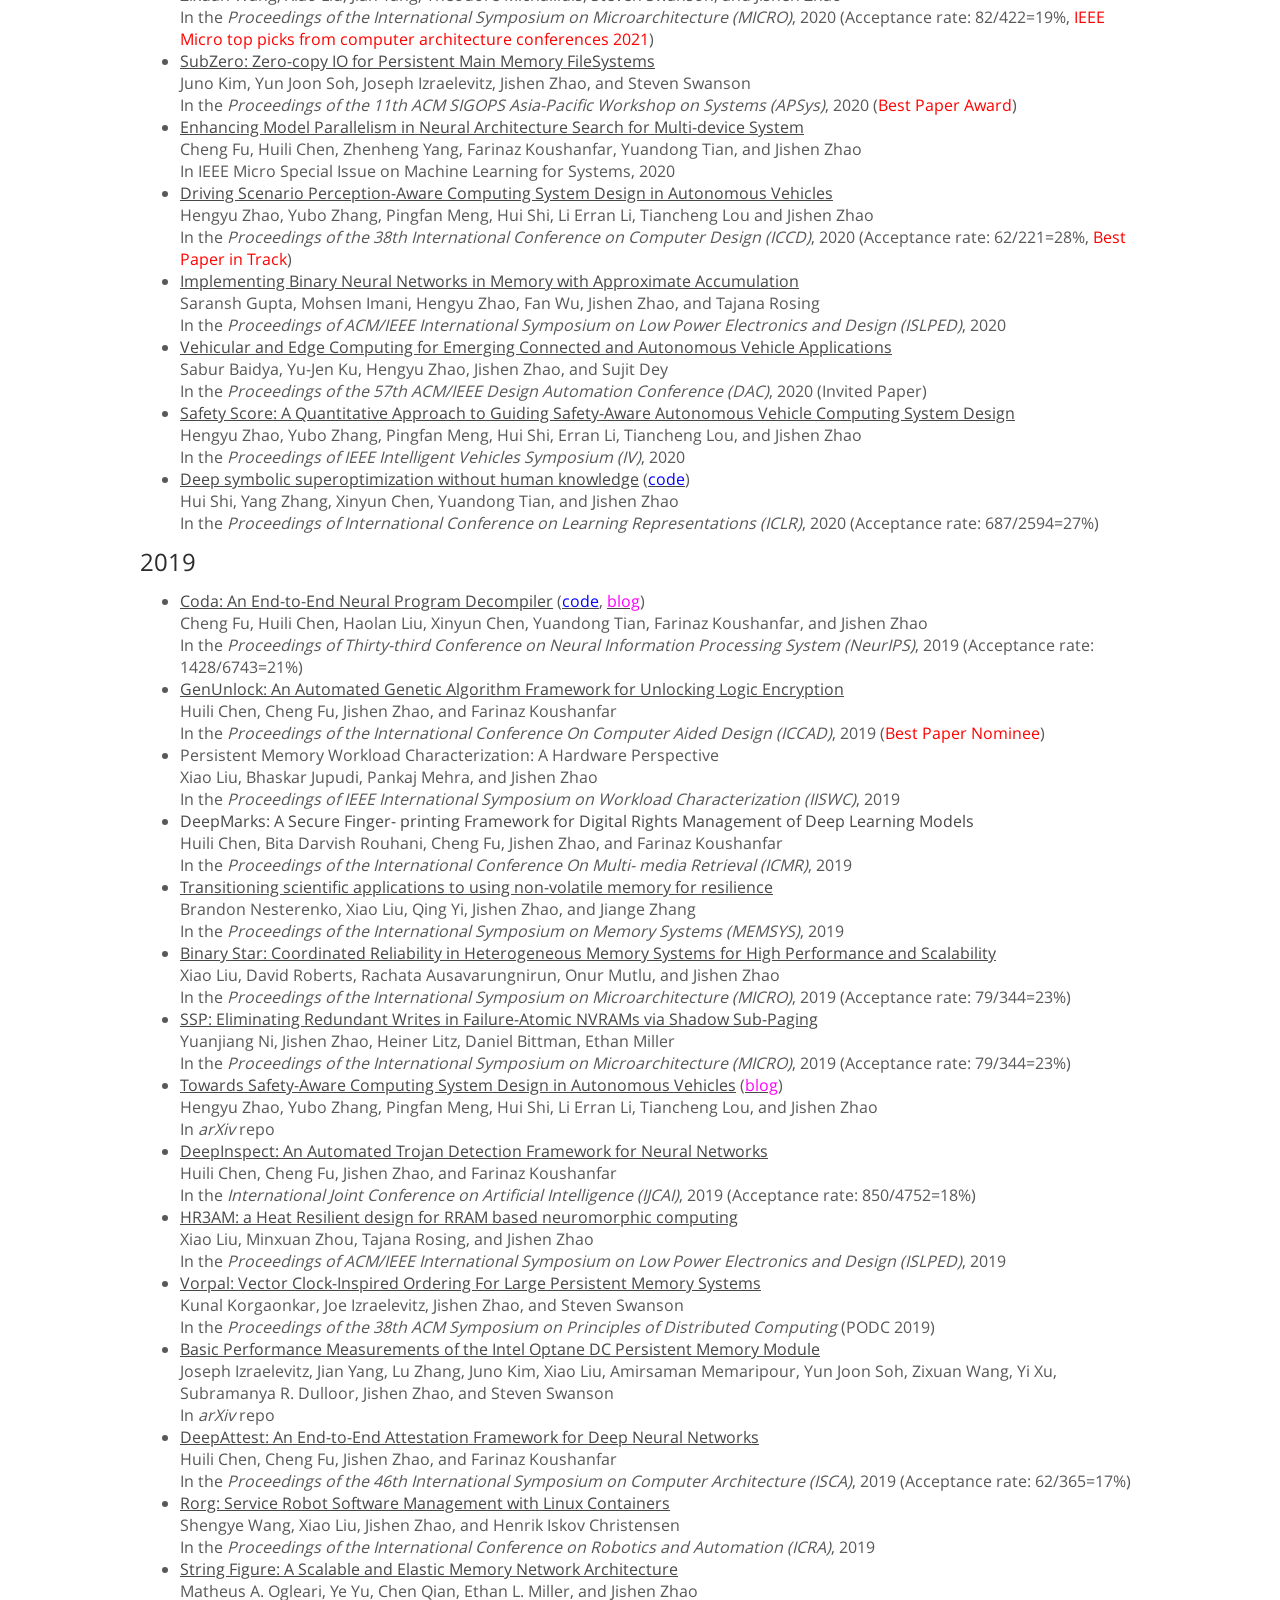
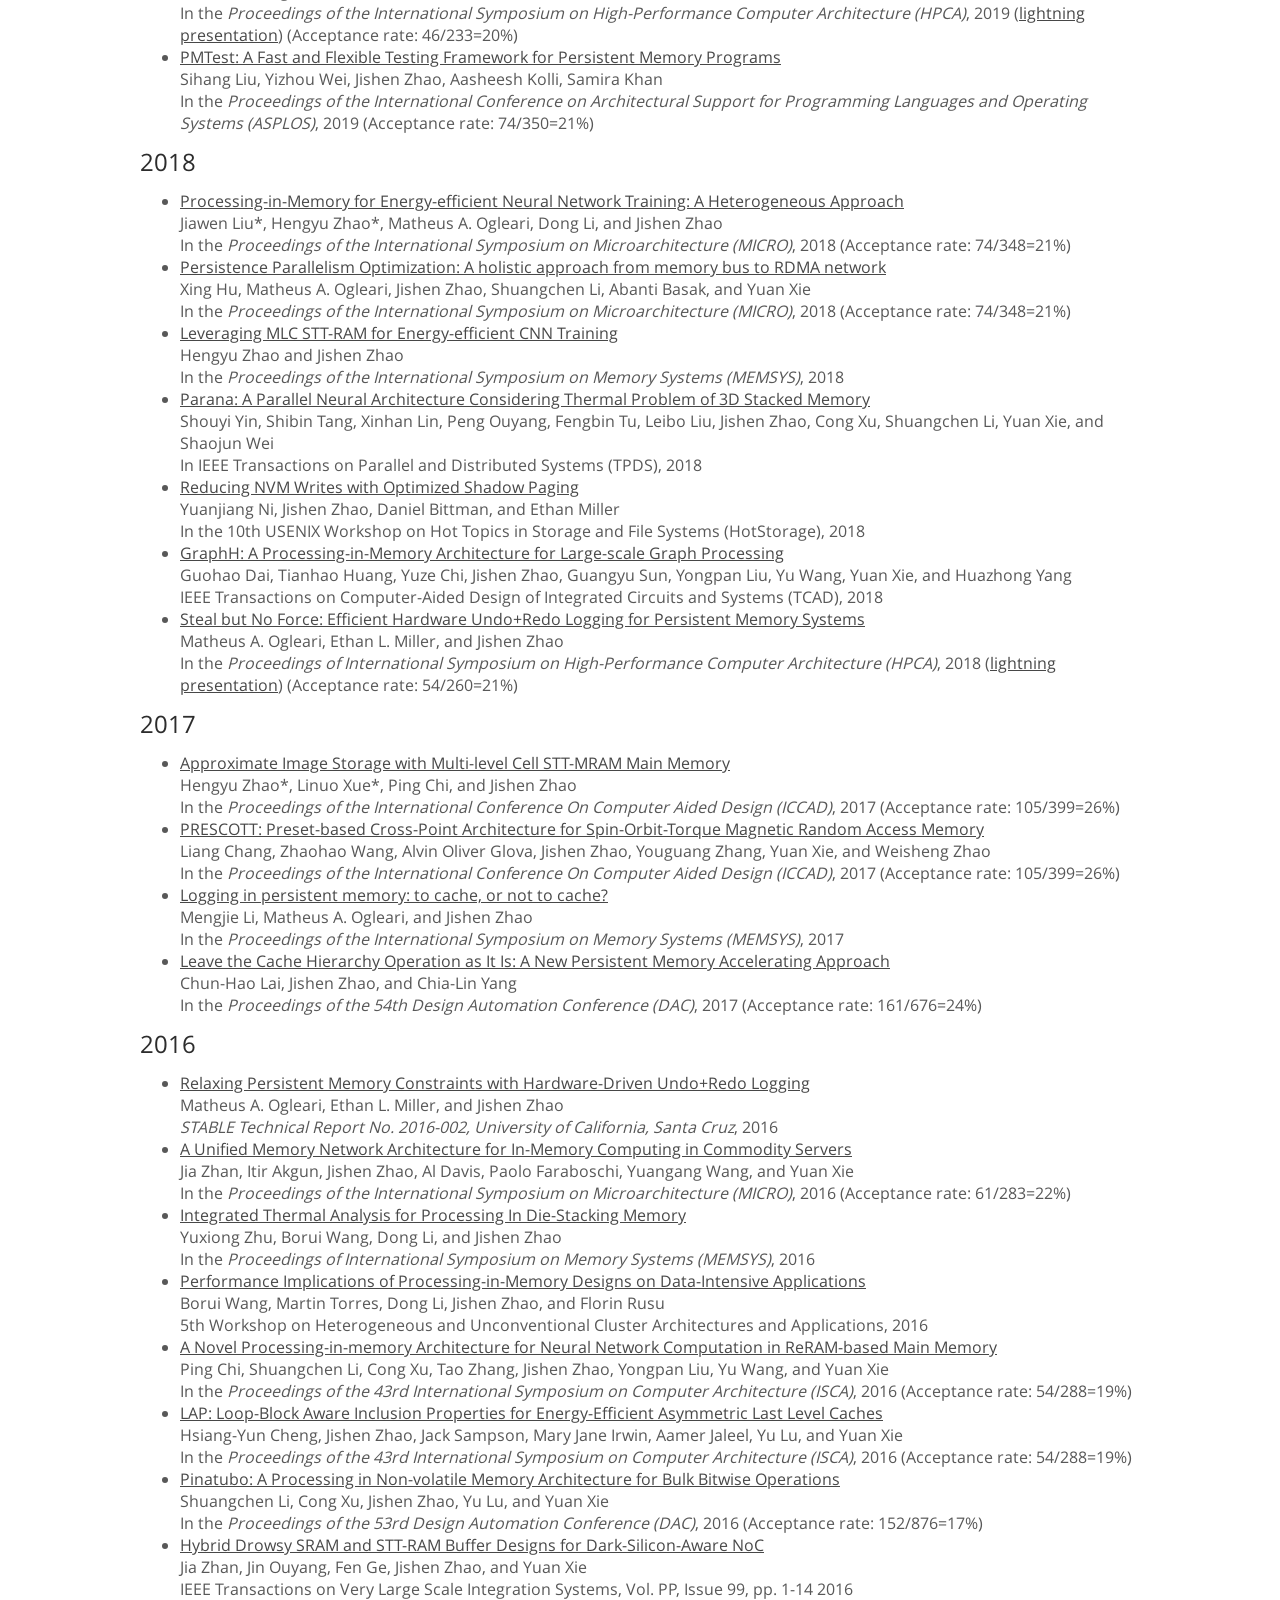
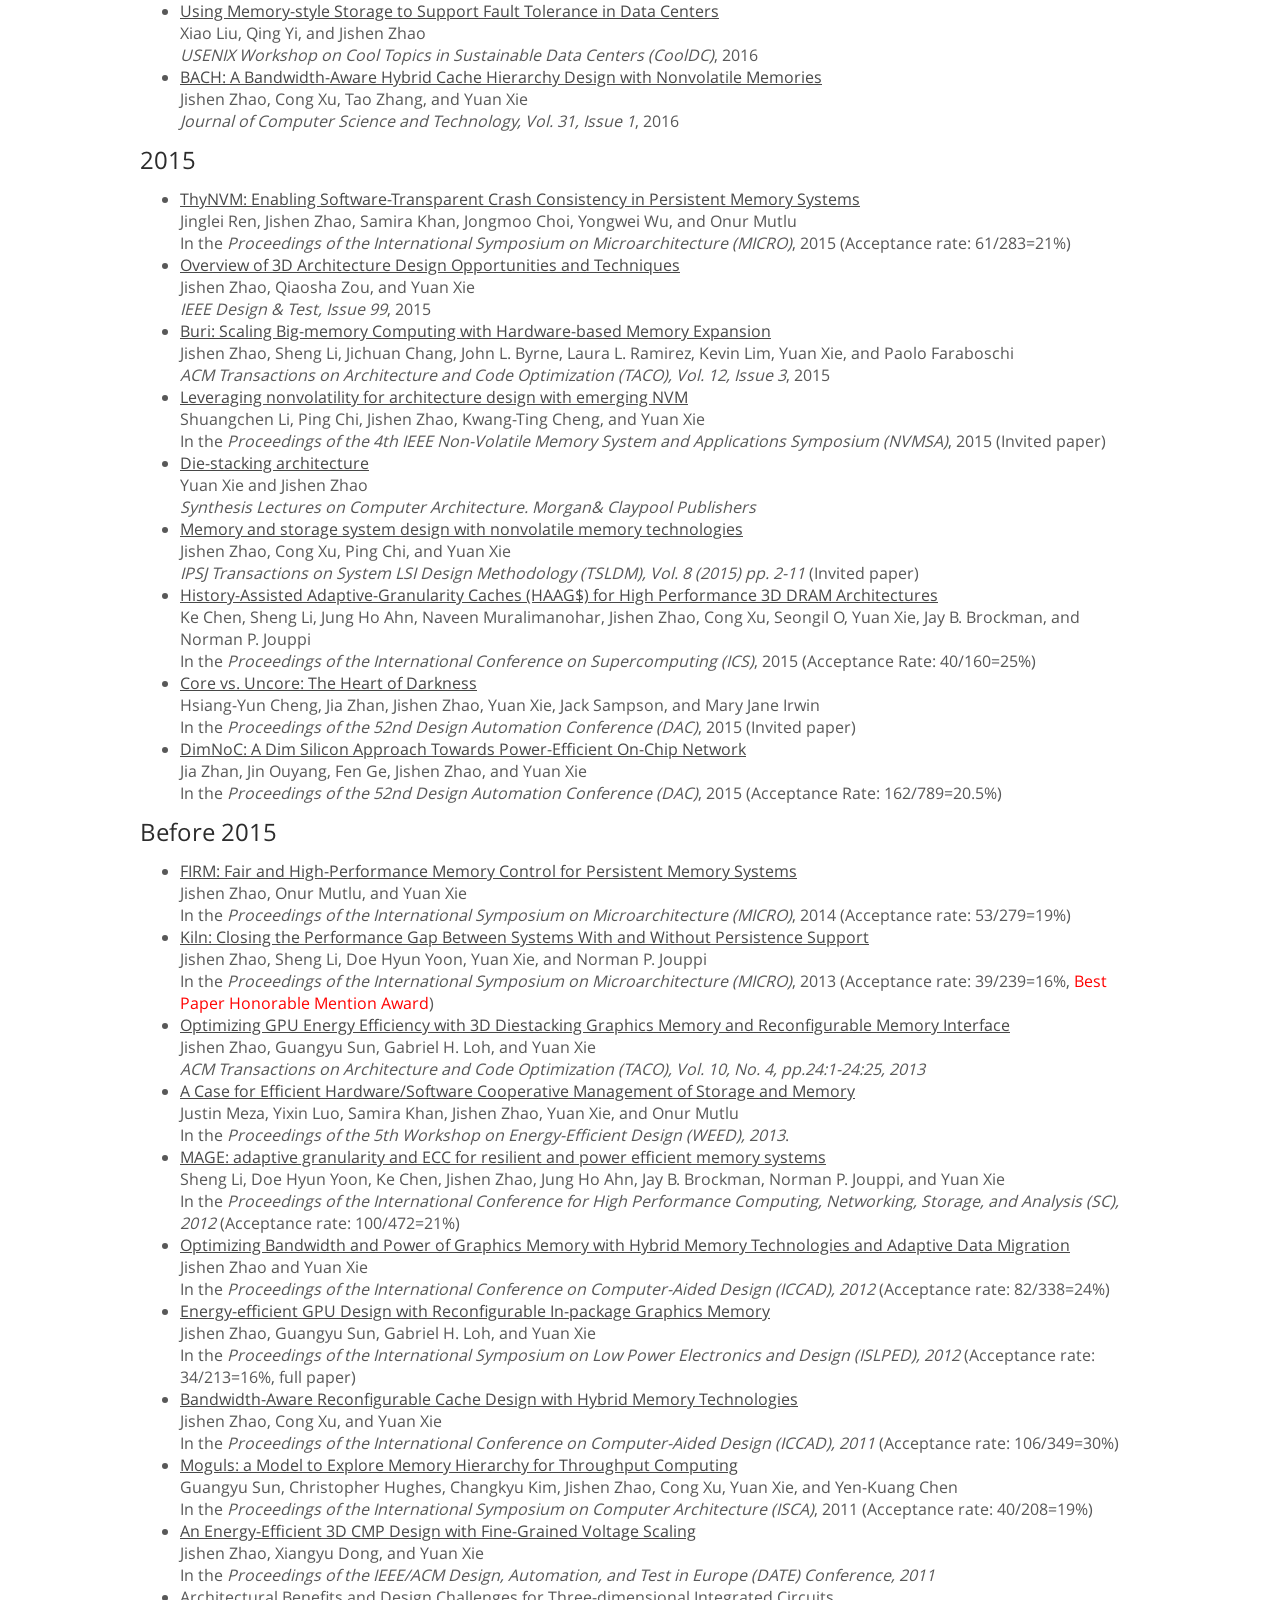
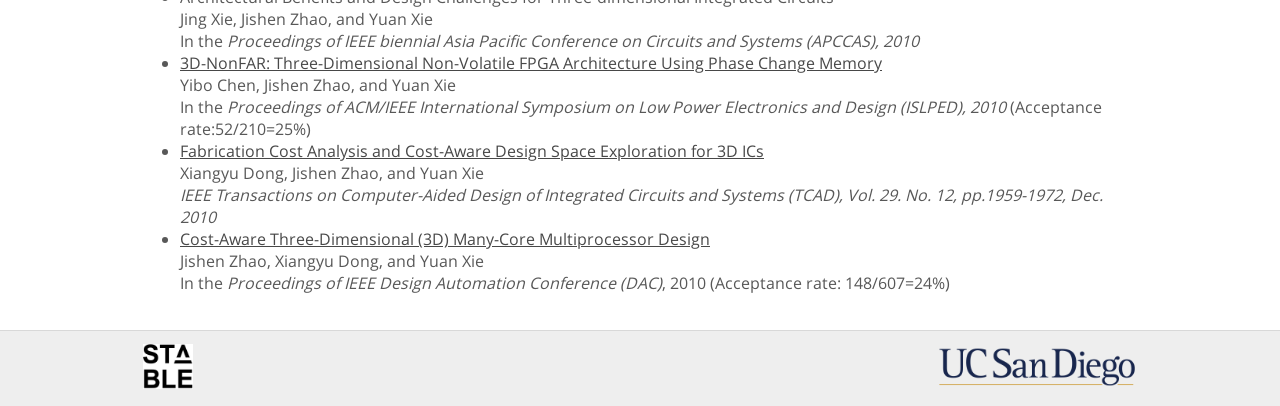
<file: publications.html>
<!DOCTYPE HTML>
<!-- Website template by freewebsitetemplates.com -->
<html>
<head>
	<meta charset="UTF-8">
	<title>Publications</title>
	<link rel="stylesheet" href="css/style.css" type="text/css">
</head>
<body>
	<div id="header">
		<div>
			<ul id="navigation">
				<li>
					<a href="index.html">Home</a>
				</li>
				<li>
					<a href="research.html">Research</a>
				</li>
				<li class="active">
					<a href="publications.html">Publications</a>
				</li>
				<!-- <li>
					<a href="news.html">News</a>
				</li> -->
				<li>
					<a href="lab.html">STABLE Lab</a>
				</li>
				<li>
					<a href="teaching.html">Teaching</a>
				</li>
			</ul>
		</div>
	</div>
	<div id="contents">
		<p>Most of the papers are copyrighted by ACM or IEEE. They are posted here for your personal use, to ensure timely dissemination of research work with no commercial purpose.
		</p>
		<p>Authors with * signs contribute equally to the papers.
		</p>
		<!--<p>Click to check my publications in <a href="#conference">conferences</a>, <a href="#journal">journals</a>, <a href="#book">books</a>, and <a href="#workshop">workshops</a>.</p>-->
                
                <h2><a name="preprints">Preprints</a></h2>
                <ul class="publication">
		  <li>
                    <span class="bib-title"><a href="https://arxiv.org/pdf/2611.32233">RoboClock: A Unified Benchmark for Time-Aware Robotic Intelligence</a> (<a href="https://roboclockai.github.io/"><img src="images/roboclock-logo.svg" height="24" style="vertical-align: middle;" alt="RoboClock"></a>, <a href="https://roboclockai.github.io/assets/videos/demo/roboclock-demo.mp4?v=202611240940"><font color="green">demo video</font></a>)</span><br>
                    Yujie Zhao, Anthony L. Hu, Zimeng Huang, Zhijing Wu, Luobin Wang, Richard Li, Shrivas Sudharsan, Henrik I Christensen, Jishen Zhao<br>
                    <span class="bib-venue">arXiv preprint</span>, 2026
                   </li>
		  <li>
                    <span class="bib-title"><a href="https://arxiv.org/pdf/2611.25658">SiliconGym: A Versatile Reinforcement Learning Environment for Agentic EDA</a></span><br>
                    Hejia Zhang, Sheng Lu, Yitong Ma, Zhongming Yu, Zhijing Wu, Wentao Ni, Chia-Tung Ho, Jishen Zhao<br>
                    <span class="bib-venue">arXiv preprint</span>, 2026
                   </li>
		  <li>
                    <span class="bib-title"><a href="https://arxiv.org/pdf/2611.22245">Multi-Agent Memory Inconsistency: Where Factual Conflicts Disappear in LLM Agents</a></span><br>
                    Hejia Zhang, Zhongming Yu, Yimin Ding, Wei-Ting Chen, Hengjia Yu, Wentao Ni, Yijun Liu, Cong Xu, Xin Chen, Matrix Yao, Fan Zhao, Jishen Zhao<br>
                    <span class="bib-venue">arXiv preprint</span>, 2026
                   </li>
		  <li>
                    <span class="bib-title"><a href="https://arxiv.org/pdf/2609.13537">Dynamic HBM Repartitioning for Multi-Turn MoE Serving</a></span><br>
                    Jinpyo Kim, Mingi Kwon, Younghoon Min, Jongryool Kim, Jishen Zhao<br>
                    <span class="bib-venue">arXiv preprint</span>, 2026
                   </li>
		  <li>
                    <span class="bib-title"><a href="https://arxiv.org/pdf/2608.10090">CHORUS: Complementary Experts for High-Coverage Testbench Stimulus Generation</a></span><br>
                    Hejia Zhang, Sheng Lu, Zhongming Yu, Chia-Tung Ho, Brucek Khailany, Jishen Zhao<br>
                    <span class="bib-venue">arXiv preprint</span>, 2026
                   </li>
		  <li>
                    <span class="bib-title"><a href="https://arxiv.org/pdf/2607.25431">CodeNib: A Multi-View Data System for Serving Repository Context to Coding Agents</a> (<a href="https://codenib.ai/"><img src="images/codenib-logo.svg" height="24" style="vertical-align: middle;" alt="CodeNib.ai"></a>, <a href="https://github.com/sysevol-ai/CodeNib"><font color="blue">code</font></a>)</span><br>
                    Zhongming Yu, Hengjia Yu, Boqin Yuan, Shuting Zhao, Yizhao Chen, Aryan Dokania, Mihir Jagtap, Jiayu Chang, Yitong Ma, Yash Jayswal, Wentao Ni, Hejia Zhang, Zhaoling Chen, Gangda Deng, Jishen Zhao<br>
                    <span class="bib-venue">arXiv preprint</span>, 2026
                   </li>
		  <li>
                    <span class="bib-title"><a href="https://arxiv.org/pdf/2602.05191">Double-P: Hierarchical Top-P Sparse Attention for Long-Context LLMs</a></span><br>
                    Wentao Ni, Kangqi Zhang, Zhongming Yu, Oren Nelson, Mingu Lee, Hong Cai, Fatih Porikli, Jongryool Kim, Zhijian Liu, Jishen Zhao<br>
                    <span class="bib-venue">arXiv preprint</span>, 2026
                   </li>
                </ul>
                
                <h2><a name="2027">2027</a></h2>
                <ul class="publication">
		  <li>
                    <span class="bib-title">CXLeak: Characterizing and Exploiting Contention in Compute Express Link (CXL) Memory</span><br>
                    Luyi Li, Jangseon Park, Nagendra Kumar Jamadagni, Zixuan Wang, Jishen Zhao, Tajana Rosing, Dean Tullsen<br>
                    In the <span class="bib-venue">Proceedings of the IEEE International Symposium on High-Performance Computer Architecture (HPCA)</span>, 2027
                   </li>
		  <li>
                    <span class="bib-title">CXLens: From System Characterization to Validated Simulation of CXL-based Disaggregated Memory</span><br>
                    Jangseon Park, Luyi Li, Zixuan Wang, Junhee Park, Seunghak Lee, Jinin So, Jongryool Kim, Younghoon Min, Jishen Zhao, Dean Tullsen, Tajana Rosing<br>
                    In the <span class="bib-venue">Proceedings of the IEEE International Symposium on High-Performance Computer Architecture (HPCA)</span>, 2027
                   </li>
                </ul>
                
                <h2><a name="2026">2026</a></h2>
                <ul class="publication">
		  <li>
                    <span class="bib-title"><a href="files/Aqdas-micro2026.pdf">Compute eXpress Leak: New Cache Attacks Using CXL Devices</a></span><br>
                    Ali Aqdas, Zheng Zhang, Yue Pan, Zixuan Wang, Tajana Rosing, Jishen Zhao and Kazem Taram<br>
                    In the <span class="bib-venue">Proceedings of the IEEE/ACM International Symposium on Microarchitecture (MICRO)</span>, 2026
                   </li>
		  <li>
                    <span class="bib-title">Building Memory Efficient Key-Value Stores in the CXL Era</span><br>
                    Theodore Michailidis, Steven Swanson, Jishen Zhao<br>
                    In the <span class="bib-venue">Proceedings of the ACM SIGOPS Annual Technical Conference (ATC)</span>, 2026
                   </li>
		  <li>
                    <span class="bib-title"><a href="https://arxiv.org/pdf/2603.10062">Multi-Agent Memory from a Computer Architecture Perspective: Visions and Challenges Ahead</a> (<a href="https://www.sigarch.org/multi-agent-memory-from-a-computer-architecture-perspective-visions-and-challenges-ahead/"><font color="magenta">blog</font></a>)</span><br>
                    Zhongming Yu, Naicheng Yu, Hejia Zhang, Wentao Ni, Mingrui Yin, Jiaying Yang, Yujie Zhao, Jishen Zhao<br>
                    In the <span class="bib-venue">ASPLOS Workshop on AI for Computing Systems Design (Architecture 2.0)</span>, 2026
                   </li>
		  <li>
                    <span class="bib-title"><a href="https://arxiv.org/pdf/2602.22769">AMA-Bench: Evaluating Long-Horizon Memory for Agentic Applications</a> (<a href="https://github.com/AMA-Bench/AMA-Bench"><font color="blue">code</font></a>, <a href="https://ama-bench.github.io/"><font color="magenta">website</font></a>, <a href="https://huggingface.co/spaces/AMA-bench/AMA-bench-Leaderboard"><font color="orange">leaderboard</font></a>)</span><br>
                    Yujie Zhao, Boqin Yuan, Junbo Huang, Haocheng Yuan, Zhongming Yu, Haozhou Xu, Lanxiang Hu, Abhilash Shankarampeta, Zimeng Huang, Wentao Ni, Yuandong Tian, Jishen Zhao<br>
                   In the  <span class="bib-venue">Proceedings of the International Conference on Machine Learning (ICML)</span>, 2026
                </li>
		  <li>
                    <span class="bib-title"><a href="https://arxiv.org/pdf/2602.16953">LLM4Cov: Execution-Aware Agentic Learning for High-coverage Testbench Generation</a> (<a href="https://github.com/HejiaZ2023/llm4cov_oss"><font color="blue">code</font></a>, <a href="https://hejiaz2023.github.io/llm4cov_oss/"><font color="magenta">website</font></a>)</span><br>
                    Hejia Zhang, Zhongming Yu, Chia-Tung Ho, Haoxing Ren, Brucek Khailany, Jishen Zhao<br>
                    In the <span class="bib-venue">Proceedings of the International Conference on Machine Learning (ICML)</span>, 2026
                   </li>
		  <li>
                  <span class="bib-title"><a href="https://arxiv.org/pdf/2506.12200">PRO-V-R1: Reasoning Enhanced Programming Agent for RTL Verification</a> (<a href="https://github.com/stable-lab/Pro-V"><font color="blue">code</font></a>)</span><br>
                    Yujie Zhao, Zhijing Wu, Hejia Zhang, Zhongming Yu, Wentao Ni, Chia-Tung Ho, Haoxing Ren, and Jishen Zhao<br>
                    In the <span class="bib-venue">Proceedings of the ACM/IEEE Design Automation Conference (DAC)</span>, 2026
                   </li>
		  <li>
                    <span class="bib-title"><a href="https://arxiv.org/pdf/2510.11062">Stronger-MAS: Multi-agent Reinforcement Learning for Collborative LLMs</a> (<a href="https://github.com/pettingllms-ai/PettingLLMs"><font color="blue">code</font></a>, <a href="https://pettingllms-ai.github.io/"><font color="magenta">website</font></a>, <a href="https://www.notion.so/STRONGER-TOGETHER-ON-POLICY-REINFORCEMENT-LEARNING-FOR-COLLABORATIVE-LLMS-2833b123b9438102b496d3673c8b4094?source=copy_link"><font color="green">blog</font></a>)</span><br>
                    Yujie Zhao, Lanxiang Hu, Yang Wang, Minmin Hou, Hao Zhang, Ke Ding, Jishen Zhao<br>
                    In the <span class="bib-venue">Proceedings of International Conference on Learning Representations (ICLR)</span>, 2026
                </li>
                <li>
                    <span class="bib-titl"><a href="files/liu-icra2026hmsim.pdf">HMSim: A Hierarchical Multi-Agent Simulator For Autonomous Vehicles</a></span><br>
                    Haolan Liu, Jishen Zhao, Liangjun Zhang<br>
                    In the <span class="bib-venue">Proceedings of the IEEE International Conference on Robotics and Automation (ICRA)</span>, 2026
                </li>
	</ul>
		<h2><a name="2025">2025</a></h2>
                <ul class="publication">
		  <li>
		    <span class="bib-titl"><a href="files/li-micro2025.pdf">Efficient Security Support for CXL Memory through Asaptive Incremental Offload (Re-)Encryption</a></span><br>
		    Chuanhan Li, Jishen Zhao, Yuanchao Xu<br>
		    In the <span class="bib-venue">Proceedings of the IEEE/ACM International Symposium of Microarchitecture (MICRO)</span>, 2025
		  </li>
		  <li>
                     <span class="bib-title"><a href="files/song-hybridtier.pdf">HybridTier: An Adaptive and Lightweight CXL-Memory Tiering System</a></span><br>
                     Kevin Song, Jiacheng Yang, Zixuan Wang, Jishen Zhao, Sihang Liu, Gennady Pekhienko<br>
                     In the <span class="bib-venue">Proceedings of the ACM International Conference on Architecture Suppor for Programming Languages and Operating Systems (ASPLOS)</span>, 2026
                  </li>
		  <li>
		    <span class="bib-title"><a href="files/kim-iiswc2025.pdf">AlphaFold3 Workload Characterization: A Comprehensive Analysis of Bottlenecks and Performance Scaling</a> (<a href="http://github.com/stable-lab/AFSysBench"><font color="blue">AFSysBench benchmark suite</font></a>)</span><br>
                    Jinpyo Kim, Mingi Kwon, Jishen Zhao<br>
		    In the <span class="bib-venue">Proceedings of the IEEE International Symposium on Workload Characterization (IISWC)</span>, 2025
		  </li>
		  <li>
                    <span class="bib-title"><a href="https://arxiv.org/abs/2411.02814"><font color="red">(Updated Version)</font> The Hitchhiker's Guide to Programming and Optimizing Cache Coherent  Heterogeneous Systems: CXL, NVLink-C2C, and AMD Infinity Fabric</a> (<a href="http://github.com/awesome-cxl"><font color="blue">HEIMDALL benhmark suite</font></a>, <a href="https://www.sigarch.org/the-hitchhikers-guide-to-coherent-fabrics-5-programming-rules-for-cxl-nvlink-and-infinityfabric/"><font color="magenta">blog</font></a>)</span><br>
                    Zixuan Wang, Suyash Mahar, Luyi Li, Jangseon Park, Jinpyo Kim, Theodore Michailidis, Yue Pan, Mingyao Shen, Tajana Rosing, Dean Tullsen, Steven Swanson, Jishen Zhao<br>
                    <span class="bib-venue">arXiv preprint</span>, 2024
                   </li>
		  <li>
		    <span class="bib-title"><a href="files/soh-youra2025.pdf">You Only Use Reactive Attention Slice When Retrieving From Long Context</a></span><br>
		    Yun Joon Soh, Hanxian Huang, Yuandong Tian, Jishen Zhao<br>
		    In the <span class="bib-venue">Proceedings of the Empirical Methods in Natural Language Processing (EMNLP) Findings</span>, 2025
		 </li>
                 <li>
		    <span class="bib-title"><a href="">Compiler-Assisted Crash Consistency for PMEM</a></span><br>
                    Yun Joon Soh, Sihang Liu, Steven Swanson and Jishen Zhao<br>
                    In the <span class="bib-venue">Proceedings of the International Symposium on Memory Management (ISMM)</span>, 2025
                  </li>
		   <li>
                    <span class="bib-title"><a href="https://arxiv.org/pdf/2502.00350">OrcaLoca: An LLM Agent Framework for Software Issue Localization</a> (<a \
href="https://github.com/fishmingyu/OrcaLoca"><font color="blue">code</font></a>)</\span><br>
                    Zhongming Yu*, Hejia Zhang*, Yujie Zhao, Hanxian Huang, Matrix Yao, Ke Ding, and Jishen Zhao<br>
                    In the <span class="bib-venue">Proceedings of the International Conference on Machine Learning (ICML)</span>, 2025
                   </li>
		   <li>
                    <span class="bib-title"><a href="https://arxiv.org/pdf/2412.07822">MAGE: A Multi-Agent Engine for Automated RTL Code Generation</a> (<a \
href="https://github.com/stable-lab/MAGE"><font color="blue">code</font></a>, <a href="https://stable-lab.github.io/MAGE/"><font color="magenta">website</font></a>)</\
span><br>
                    Yujie Zhao*, Hejia Zhang*, Hanxian Huang, Zhongming Yu, and Jishen Zhao<br>
                    In the <span class="bib-venue">Proceedings of the ACM/IEEE Design Automation Conference (DAC)</span>, 2025
                   </li>
                   <li>
                    <span class="bib-title"><a href="https://ieeexplore.ieee.org/abstract/document/10998945">SVDE: Serverless Framework for Low-Latency Video Analytic Queries with Hardware Disaggregations</a></span><br>
                    Pingyi Huo, Theodore Michailidis, Yi Zheng, Prapti Panigrahi, Kiwan Maeng, Jishen Zhao, and Vijaykrishnan Narayanan<br>
                    In the <span class="bib-venue">IEEE Transactions on Computers</span>, 2025
                   </li>
		   <li>
                    <span class="bib-title"><a href="">COLA: Characterizing and Optimizing the Tail Latency for Safe Level-4 Autonomous Vehicle Systems</a> (<a href="https://arxiv.org/pdf/2305.07147"><font color="magenta">long version</font></a>, <a href="https://github.com/LiuHaolan/COLA"><font color="blue">code</font></a>)</span><br>
                    Haolan Liu, Zixuan Wang and Jishen Zhao<br>
                    In the <span class="bib-venue">Proceedings of the International Conference on Robotics and Automation (ICRA)</span>, 2025
                   </li>
		  <li>
                    <span class="bib-title"><a href="">TOSS: Tiering of Serverless Snapshots for Memory-Efficient Serverless Computing</a></span><br>
                    Theodore Michailidis, Steven Swanson and Jishen Zhao<br>
                    In the <span class="bib-venue">Proceedings of the IEEE International Parallel and Distributed Processing Symposium (IPDPS)</span>, 2025
                  </li>
		  </ul>
                <h2><a name="2024">2024</a></h2>
                <ul class="publication">
		  <li>
                    <span class="bib-title"><a href="https://arxiv.org/pdf/2406.00115">Towards LLM-Powered Verilog RTL Assistant: Self-Verification and Self-Correction</a> (<a href="https://www.sigarch.org/ai-in-chip-design-from-basic-tools-to-llms-and-ai-agents/"><font color="magenta">blog</font></a>)</span><br>
                    Hanxian Huang, Zhenghan Lin, Zixuan Wang, Xin Chen, Ke Ding and Jishen Zhao<br>
                    In the <span class="bib-venue">Hot Chips 2024 Tutorial on  "AI for Chip Design"</span>, 2024
                   </li>
		  <li>
                    <span class="bib-title"><a href="https://arxiv.org/pdf/2403.03348">Learning to Maximize Mutual Information for Chain-of-Thought Distillation</a> (<a href="https://github.com/xinchen9/cot_distillation_ACL2024"><font color="blue">code</font></a>)</\
span><br>
                    Xin Chen, Hanxian Huang, Yanjun Gao, Yi Wang, Jishen Zhao and Ke Ding<br>
                    <span class="bib-venue">Proceedings of the Annual Meeting of the Association for Computational Linguistics (ACL)</span>, 2024
                   </li>
		  <li>
                    <span class="bib-title"><a href="files/shi-wikidt-icdar24.pdf">WikiDT: Visual-based Table Recognition and Question Answering Dataset</a> (<a \
href="https://huggingface.co/datasets/AmazonScience/WikiDT"><font color="blue">dataset</font></a>)</\
span><br>
                    Hui Shi, Yusheng Xie, Luis Goncalves, Sicun Gao and Jishen Zhao<br>
                    In the <span class="bib-venue">Proceedings of the International Conference on Document Analysis and Recognition (ICDAR)</span>, 2024
                   </li>
                   <li>
                    <span class="bib-title"><a href="https://arxiv.org/pdf/2404.03019">GeoT: Tensor Centric Library for Graph Neural Network via Efficient Segment Reduction on GPUs</a> (<a href="https://github.com/fishmingyu/GeoT"><font color="blue">code</font></a>)</\
span><br>
                    Zhongming Yu, Genghan Zhang, Hanxian Huang, Xin Chen and Jishen Zhao<br>
                    <span class="bib-venue">arXiv preprint</span>, 2024
                  </li>
		   <!--<li>
                    <span class="bib-title"><a href="https://arxiv.org/pdf/2404.05085">Fork is All You Needed in Heterogeneous Systems</a></\
span><br>
                    Zixuan Wang and Jishen Zhao<br>
                    <span class="bib-venue">arXiv preprint</span>, 2024
                  </li> -->
		  <li>
                    <span class="bib-title"><a href="files/huang-fasor-ics24.pdf">Fasor: A Fast Tensor Program Optimization Framework for Efficient DNN Deployment</a></\
span><br>
                    Hanxian Huang, Xin Chen, and Jishen Zhao<br>
                    In the <span class="bib-venue">Proceedings of the International Conference on Supercomputing (ICS))</span>, 2024
                  </li>
		  <li>
		    <span class="bib-title"><a href="https://arxiv.org/abs/2404.03171">Multi-modal Learning for WebAssembly Reverse Engineering</a></\
span><br>
                    Hanxian Huang and Jishen Zhao<br>
                    In the <span class="bib-venue">Proceedings of the International Symposium on Software Testing and Analysis (ISSTA)</span>, 2024 (<span class="award">ACM SIGSOFT Distinguished Paper Award</span>)

		  </li>
		  <li>
		    <span class="bib-title"><a href="files/liu-icra2024.pdf">Safety-Critical Scenario Generation Via Reinforcement Learning Based Editing</a></span><br>
		    Haolan Liu, Liangjun Zhang, Siva Hari, Jishen Zhao<br>
                    In the <span class="bib-venue">Proceedings of the International Conference on Robotics and Automation (ICRA)</span>, 2024
		  </li>
		  <li>
                    <span class="bib-title"><a href="https://arxiv.org/pdf/2401.03723.pdf">Sibyl: Forecasting Time-Evolving Query Workloads</a> (<a href="https://www.microsoft.com/en-us/research/blog/sibyl-a-machine-learning-based-framework-for-forecasting-dynamic-workloads/"><font color="magenta">blog</font></a>)</\
span><br>
                    Hanxian Huang, Tarique Siddiqui, Rana Alotaibi, Carlo Curino, Jyoti Leeka, Alekh Jindal, Jishen Zhao, Jesús Camacho-Rodríguez, Yuanyuan Tian<br>
                    In the <span class="bib-venue">Proceedings of the International Conference on Management of Data (SIGMOD)</span>, 2024
                 </li>
		</ul>
                <h2><a name="2023">2023</a></h2>
                <ul class="publication">
		  <li>
                    <span class="bib-title"><a href="files/triple-iccv2023.pdf">TripLe: Revisiting Pretrained Model Reuse and Progressive Learning for Efficient Vision Transformer Scaling and Searching</a></span><br>
                    Cheng Fu, Hanxian Huang, Zixuan Jiang, Yun Ni, Lifeng Nai, Gang Wu, Liqun Cheng, Yanqi Zhou, Sheng Li, Andrew Li, Jishen Zhao<br>
                    In the <span class="bib-venue">Proceedings of the International Conference on Computer Vision (ICCV)</span>, 2023
                 </li>
                 <li>
                    <span class="bib-title"><a href="files/chen-dt2023.pdf">Intellectual Property Protection of Deep Learning Systems via Hardware/Software Co-design</a></span><br>Huili Chen, Cheng Fu, Bita Darvish Rouhani, Jishen Zhao, Farinaz Koushanfaro<br>
                    In the <span class="bib-venue">IEEE Design & Test</span>, 2023
                 </li>
		  <li>
                    <span class="bib-title"><a href="files/shi-icml2023.pdf">Everyone’s Preference Changes Differently: A Weighted Multi-Interest Model for Retrieval</a> (<a href="https://github.com/shihui2010/MIP"><font color="blue">code</font></a>)</span><br>
                    Hui Shi, Yupeng Gu, Yitong Zhou, Bo Zhao, Sicun Gao, Jishen Zhao<br>
                    In the <span class="bib-venue">Proceedings of the International Conference on Machine Learning (ICML)</span>, 2023
                  </li>
		  <li>
		    <span class="bib-title"><a href="https://dl.acm.org/doi/pdf/10.1145/3491256">GALU: A Genetic Algorithm Framework for Logic Unlocking</a></span><br>
		    Huili Chen, Cheng Fu, Jishen Zhao, Farinaz Koushanfar<br>
		    In the <span class="bib-venue">Digital Threats: Research and Practice</span>, 2023
		  </li>
		  <li>
                    <span class="bib-title"><a href="files/MLSys-2023-hypergef.pdf">HyperGef: A Framework Enabling Efficient Fusion for Hypergraph Neural Network</a> (<a href="https://github.com/dgSPARSE/dgNN"><font color="blue">code</font></a>)</span><br>
                    Zhongming Yu, Guohao Dai, Shang Yang, Genghan Zhang, Hengrui Zhang, Feiwen Zhu, Jun Yang, Jishen Zhao, Yu Wang<br>
                    In the <span class="bib-venue">Proceedings of the Conference on Machine Learning and Systems (MLSys)</span>, 2023
                  </li>
		  <li>
                    <span class="bib-title"><a href="files/liu-icra2023.pdf">Interpretable and Flexible Target-Conditioned Neural Planners For Autonomous Vehicles</a></span><br>
                    Haolan Liu, Jishen Zhao, Liangjun Zhang<br>
                    In the <span class="bib-venue">Proceedings of the IEEE International Conference on Robotics and Automation (ICRA)</span>, 2023
                  </li>
		  <li>
                    <span class="bib-title"><a href="https://www.memsys.io/wp-content/uploads/2023/09/13.pdf">ENTS: Flush-and-Fence-Free Failure Atomic Transactions</a></span><br>
                    Yun Joon Soh, Steven Swanson, Jishen Zhao<br>
                    In the <span class="bib-venue">Proceedings of the International Symposium on Memory Systems (MEMSYS)</span>, 2023
                  </li>
                  <li>
                    <span class="bib-title"><a href="files/wang-sec23.pdf">NVLeak: Off-Chip Side-Channel Attacks via Non-Volatile Memory Systems</a> (<a href="https://github.com/thenetadmin/nvleak"><font color="blue">code</font></a>)</span><br>
                    Zixuan Wang, Mohammadkazem Taram, Daniel Moghimi, Steven Swanson, Dean Tullsen, Jishen Zhao<br>
                    In the <span class="bib-venue">Proceedings of the 32nd USENIX Security Symposium (SEC)</span>, 2023
                  </li>
		 </ul> 
		<h2><a name="2022">2022</a></h2>
		<ul class="publication">
                  <li>
		    <span class="bib-title"><a href="files/fu-pact22.pdf">Q-gym: An Equality Saturation Framework for DNN Inference Exploiting Weight Repetition</a></span><br>
                                Cheng Fu, Hanxian Huang, Bram Wasti, Chris Cummins, Riyadh Baghdadi, Kim Hazelwood, Yuandong Tian, Jishen Zhao, and Hugh Leather<br>
                                In the <span class="bib-venue">Proceedings of the International Conference on Parallel Architectures and Compilation Techniques (PACT)</span>, 2022
                        </li>
		  <li>
                                <span class="bib-title"><a href="files/michailidis-apsys22.pdf">PMShifter: Enabling Persistent Memory Fluidness in Linux</a></span><br>
                                Theodore Michailidis, Steven Swanson, and Jishen Zhao<br>
                                In the <span class="bib-venue">Proceedings of the International ACM SIGOPS Asia-Pacific Workshop on Systems (APSys)</span>, 2022
                        </li>

		        <li>
				<span class="bib-title"><a href="files/wang-hpca2022.pdf">Enabling Efficient Large-Scale Deep Learning Training with Cache Coherent Disaggregated Memory Systems</a></span><br>
				Zixuan Wang, Joonseop Sim, Euicheol Lim, and Jishen Zhao<br>
				In the <span class="bib-venue">Proceedings of the International Symposium on High-Performance Computer Architecture (HPCA)</span>, 2022 (Acceptance rate: 80/262=30%)
			</li>
			<li>
				<span class="bib-title"><a href="https://arxiv.org/pdf/2112.09174">Learning Bounded Context-Free-Grammar via LSTM and the Transformer: The Difference and the Explanations</a> (<a href="https://github.com/shihui2010/learn_cfg_with_neural_network"><font color="blue">code</font></a>)</span><br>
				Hui Shi, Sicun Gao, Yuandong Tian, Xinyun Chen, and Jishen Zhao<br>
				In the <span class="bib-venue">Proceedings of the 36th AAAI Conference on Artificial Intelligence (AAAI)</span>, 2022 (Acceptance rate: 1349/9020=15%)
			</li>
		</ul>
		<h2><a name="2021">2021</a></h2>
		<ul class="publication">
			<li>
				<span class="bib-title"><a href="files/fu21a.pdf">Learn-to-Share: A Hardware-friendly Transfer Learning Framework Exploiting Computation and Parameter Sharing</a></span><br>
				Cheng Fu, Hanxian Huang, Xinyun Chen, Yuandong Tian, and Jishen Zhao<br>
				In the <span class="bib-venue">Proceedings of International Conference on Machine Learning (ICML)</span>, 2021 (Acceptance rate: 166/5513=3%, <span class="award">long presentation</span>)
			</li>
			<li>
				<span class="bib-title"><a href="files/atc21-final214.pdf">Ayudante: A Deep Reinforcement Learning Approach to Assist Persistent Memory Programming</a></span><br>
				Hanxian Huang, Zixuan Wang, Juno Kim, Steven Swanson, and Jishen Zhao<br>
				In the <span class="bib-venue">Proceedings of USENIX Annual Technical Conference (USENIX ATC)</span>, 2021 (Acceptance rate: 64/341 = 19%)
			</li>
			<li>
				<span class="bib-title"><a href="files/proflip-iccv2021.pdf">ProFlip: Targeted Trojan Attack with Progressive Bit Flips</a></span><br>
				Huili Chen, Cheng Fu, Jishen Zhao, and Farinaz Koushanfar<br>
				In <span class="bib-venue">International Conference on Computer Vision (ICCV)</span>, 2021 (Acceptance rate: 1617/6236=26%)
			</li>
			<li>
				<span class="bib-title">Characterizing and Modeling Non-Volatile Memory Systems (<a href="https://github.com/TheNetAdmin/LENS-VANS"><font color="blue">code</font></a>, <a href="https://www.sigarch.org/tuning-the-symphony-of-heterogeneous-memory-systems/"><font color="magenta">blog</font></a>)</span><br>
				Zixuan Wang, Xiao Liu, Jian Yang, Theodore Michailidis, Steven Swanson, and Jishen Zhao<br>
				In <span class="award">IEEE Micro Top Picks from Computer Architecture Conferences</span>, 2021
			</li>
			<li>
                                <span class="bib-title"><a href="files/galu-chen2021.pdf">GALU: A Genetic Algorithm Framework for Logic Unlocking</a></span><br>
                                Huili Chen, Cheng Fu, Jishen Zhao, and Farinaz Koushanfar<br>
                                In <span class="bib-venue">Digital Threats: Research and Practice</span>, 2021
                        </li>
			<li>
				<span class="bib-title"><a href="files/liu-FPRA-ISLPED21.pdf">FPRA: A Fine-grained Parallel RRAM Architecture</a></span><br>
				Xiao Liu, Minxuan Zhou, Rachata Ausavarungnirun, Sean Eilert, Ameen Akel, Tajana Rosing, Vijaykrishnan Narayanan, and Jishen Zhao<br>
				In the <span class="bib-venue">Proceedings of ACM/IEEE International Symposium on Low Power Electronics and Design (ISLPED)</span>, 2021
			</li>
			<li>
				<span class="bib-title">Continuous CNN For Nonuniform Time Series</span><br>
				Hui Shi, Yang Zhang, Hao Wu, Shiyu Chang, Kaizhi Qian, Mark Hasegawa-Johnson, and Jishen Zhao<br>
				In the <span class="bib-venue">Proceedings of IEEE International Conference on Acoustics, Speech and Signal Processing (ICASSP)</span>, 2021
			</li>
			<li>
				<span class="bib-title"><a href="files/suraksha-issre2021.pdf">Suraksha: A Framework to Analyze the Safety Implications of Perception Design Choices in AVs</a></span><br>
				Hengyu Zhao, Siva Kumar Sastry Hari, Timothy Tsai, Michael B. Sullivan, Stephen W. Keckler, and Jishen Zhao<br>
				In the <span class="bib-venue">32nd International Symposium on Software Reliability Engineering (ISSRE)</span>, 2021 (Acceptance rate: 52/189 = 27.5%)
			</li>
		</ul>
		<h2><a name="2020">2020</a></h2>
		<ul class="publication">
			<li>
				<span class="bib-title"><a href="files/lens-vans-micro2020.pdf">Characterizing and Modeling Non-Volatile Memory Systems</a> (<a href="https://github.com/TheNetAdmin/LENS-VANS"><font color="blue">code</font></a>, <a href="https://www.sigarch.org/tuning-the-symphony-of-heterogeneous-memory-systems/"><font color="magenta">blog</font></a>)</span><br>
				Zixuan Wang, Xiao Liu, Jian Yang, Theodore Michailidis, Steven Swanson, and Jishen Zhao<br>
				In the <span class="bib-venue">Proceedings of the International Symposium on Microarchitecture (MICRO)</span>, 2020 (Acceptance rate: 82/422=19%, <span class="award">IEEE Micro top picks from computer architecture conferences 2021</span>)
			</li>
			<li>
				<span class="bib-title"><a href="https://dl.acm.org/doi/10.1145/3409963.3410489">SubZero: Zero-copy IO for Persistent Main Memory FileSystems</a></span><br>
				Juno Kim, Yun Joon Soh, Joseph Izraelevitz, Jishen Zhao, and Steven Swanson<br>
				In the <span class="bib-venue">Proceedings of the 11th ACM SIGOPS Asia-Pacific Workshop on Systems (APSys)</span>, 2020 (<span class="award">Best Paper Award</span>)
			</li>
			<li>
				<span class="bib-title"><a href="files/Fu-SIMLsys20-NAS.pdf">Enhancing Model Parallelism in Neural Architecture Search for Multi-device System</a></span><br>
				Cheng Fu, Huili Chen, Zhenheng Yang, Farinaz Koushanfar, Yuandong Tian, and Jishen Zhao<br>
				In IEEE Micro Special Issue on Machine Learning for Systems, 2020
			</li>
			<li>
				<span class="bib-title"><a href="files/zhao-iccd-2020.pdf">Driving Scenario Perception-Aware Computing System Design in Autonomous Vehicles</a></span><br>
				Hengyu Zhao, Yubo Zhang, Pingfan Meng, Hui Shi, Li Erran Li, Tiancheng Lou and Jishen Zhao<br>
				In the <span class="bib-venue"> Proceedings of the 38th International Conference on Computer Design (ICCD)</span>, 2020 (Acceptance rate: 62/221=28%, <span class="award">Best Paper in Track</span>)
			</li>
			<li>
				<span class="bib-title"><a href="https://dl.acm.org/doi/pdf/10.1145/3370748.3406562">Implementing Binary Neural Networks in Memory with Approximate Accumulation</a></span><br>
				Saransh Gupta, Mohsen Imani, Hengyu Zhao, Fan Wu, Jishen Zhao, and Tajana Rosing<br>
				In the <span class="bib-venue">Proceedings of ACM/IEEE International Symposium on Low Power Electronics and Design (ISLPED)</span>, 2020
			</li>
			<li>
				<span class="bib-title"><a href="files/Baidya-dac2020.pdf">Vehicular and Edge Computing for Emerging Connected and Autonomous Vehicle Applications</a></span><br>
				Sabur Baidya, Yu-Jen Ku, Hengyu Zhao, Jishen Zhao, and Sujit Dey<br>
				In the <span class="bib-venue">Proceedings of the 57th ACM/IEEE Design Automation Conference (DAC)</span>, 2020 (Invited Paper)
			</li>
			<li>
				<span class="bib-title"><a href="files/safety-score-IV-2020.pdf">Safety Score: A Quantitative Approach to Guiding Safety-Aware Autonomous Vehicle Computing System Design</a></span><br>
				Hengyu Zhao, Yubo Zhang, Pingfan Meng, Hui Shi, Erran Li, Tiancheng Lou, and Jishen Zhao<br>
				In the <span class="bib-venue">Proceedings of IEEE Intelligent Vehicles Symposium (IV)</span>, 2020 
			</li>
			<li>
				<span class="bib-title"><a href="https://openreview.net/forum?id=r1egIyBFPS">Deep symbolic superoptimization without human knowledge</a> (<a href="https://github.com/shihui2010/symbolic_simplifier"><font color="blue">code</font></a>)</span><br>
				Hui Shi, Yang Zhang, Xinyun Chen, Yuandong Tian, and Jishen Zhao<br>
				In the <span class="bib-venue">Proceedings of International Conference on Learning Representations (ICLR)</span>, 2020 (Acceptance rate: 687/2594=27%)
			</li>
		</ul>
		<h2><a name="2019">2019</a></h2>
		<ul class="publication">
			<li>
				<span class="bib-title"><a href="files/coda-neurips2019.pdf">Coda: An End-to-End Neural Program Decompiler</a> (<a href="https://github.com/facebookresearch/nbref"><font color="blue">code</font></a>, <a href="https://ai.meta.com/blog/introducing-n-bref-a-neural-based-decompiler-framework/"><font color="magenta">blog</font></a>)</span><br>
				Cheng Fu, Huili Chen, Haolan Liu, Xinyun Chen, Yuandong Tian, Farinaz Koushanfar, and Jishen Zhao<br>
				In the <span class="bib-venue">Proceedings of Thirty-third Conference on Neural Information Processing System (NeurIPS)</span>, 2019 (Acceptance rate: 1428/6743=21%)
			</li>
			<li>
				<span class="bib-title"><a href="files/GenUnlock-iccad2019.pdf">GenUnlock: An Automated Genetic Algorithm Framework for Unlocking Logic Encryption</a></span><br>
				Huili Chen, Cheng Fu, Jishen Zhao, and Farinaz Koushanfar<br>
				In the <span class="bib-venue">Proceedings of the International Conference On Computer Aided Design (ICCAD)</span>, 2019 (<span class="award">Best Paper Nominee</span>)
			</li>
			<li>
				<span class="bib-title">Persistent Memory Workload Characterization: A Hardware Perspective</span><br>
				Xiao Liu, Bhaskar Jupudi, Pankaj Mehra, and Jishen Zhao<br>
				In the <span class="bib-venue">Proceedings of IEEE International Symposium on Workload Characterization (IISWC)</span>, 2019
			</li>
			<li>
			<span class="bib-title"><a>DeepMarks: A Secure Finger- printing Framework for Digital Rights Management of Deep Learning Models</a></span><br>
                                Huili Chen, Bita Darvish Rouhani, Cheng Fu, Jishen Zhao, and Farinaz Koushanfar<br>
                                In the <span class="bib-venue">Proceedings of the International Conference On Multi- media Retrieval (ICMR)</span>, 2019
                        </li>
			<li>
				<span class="bib-title"><a href="files/Brandon-MEMSYS2019.pdf">Transitioning scientific applications to using non-volatile memory for resilience</a></span><br>
				Brandon Nesterenko, Xiao Liu, Qing Yi, Jishen Zhao, and Jiange Zhang<br>
				In the <span class="bib-venue">Proceedings of the International Symposium on Memory Systems (MEMSYS)</span>, 2019
			</li>
			<li>
				<span class="bib-title"><a href="files/binarystar-micro2019.pdf">Binary Star: Coordinated Reliability in Heterogeneous Memory Systems for High Performance and Scalability</a></span><br>
				Xiao Liu, David Roberts, Rachata Ausavarungnirun, Onur Mutlu, and Jishen Zhao<br>
				In the <span class="bib-venue">Proceedings of the International Symposium on Microarchitecture (MICRO)</span>, 2019 (Acceptance rate: 79/344=23%)
			</li>
			<li>
				<span class="bib-title"><a href="files/ssp-micro2019.pdf">SSP: Eliminating Redundant Writes in Failure-Atomic NVRAMs via Shadow Sub-Paging</a></span><br>
				Yuanjiang Ni, Jishen Zhao, Heiner Litz, Daniel Bittman, Ethan Miller<br>
				In the <span class="bib-venue">Proceedings of the International Symposium on Microarchitecture (MICRO)</span>, 2019 (Acceptance rate: 79/344=23%)
			</li>
			<li>
				<span class="bib-title"><a href="https://arxiv.org/pdf/1905.08453">Towards Safety-Aware Computing System Design in Autonomous Vehicles</a> (<a href="https://www.sigarch.org/safety-analysis-for-autonomous-driving-computing-systems/"><font color="magenta">blog</font></a>)</span><br>
				Hengyu Zhao, Yubo Zhang, Pingfan Meng, Hui Shi, Li Erran Li, Tiancheng Lou, and Jishen Zhao<br>
				In <span class="bib-venue">arXiv</span> repo
			</li>
			<li>
				<span class="bib-title"><a href="files/DeepInspect-IJCAI2019.pdf">DeepInspect: An Automated Trojan Detection Framework for Neural Networks</a></span><br>
				Huili Chen, Cheng Fu, Jishen Zhao, and Farinaz Koushanfar<br>
				In the <span class="bib-venue">International Joint Conference on Artificial Intelligence (IJCAI)</span>, 2019 (Acceptance rate: 850/4752=18%)
			</li>
			<li>
				<span class="bib-title"><a href="files/HR3AM-ISLPED2019.pdf">HR3AM: a Heat Resilient design for RRAM based neuromorphic computing</a></span><br>
				Xiao Liu, Minxuan Zhou, Tajana Rosing, and Jishen Zhao<br>
				In the <span class="bib-venue">Proceedings of ACM/IEEE International Symposium on Low Power Electronics and Design (ISLPED)</span>, 2019
			</li>
			<li>
				<span class="bib-title"><a href="files/Vorpal-podc2019.pdf">Vorpal: Vector Clock-Inspired Ordering For Large Persistent Memory Systems</a></span><br>
				Kunal Korgaonkar, Joe Izraelevitz, Jishen Zhao, and Steven Swanson<br>
				In the <span class="bib-venue">Proceedings of the 38th ACM Symposium on Principles of Distributed Computing</span> (PODC 2019)
			</li>
			<li>
				<span class="bib-title"><a href="https://arxiv.org/pdf/1903.05714.pdf">Basic Performance Measurements of the Intel Optane DC Persistent Memory Module</a></span><br>
				Joseph Izraelevitz, Jian Yang, Lu Zhang, Juno Kim, Xiao Liu, Amirsaman Memaripour, Yun Joon Soh, Zixuan Wang, Yi Xu, Subramanya R. Dulloor, Jishen Zhao, and Steven Swanson<br>
				In <span class="bib-venue">arXiv</span> repo
			</li>
			<li>
				<span class="bib-title"><a href="files/DeepAttest-isca2019.pdf">DeepAttest: An End-to-End Attestation Framework for Deep Neural Networks</a></span><br>
				Huili Chen, Cheng Fu, Jishen Zhao, and Farinaz Koushanfar<br>
				In the <span class="bib-venue">Proceedings of the 46th International Symposium on Computer Architecture (ISCA)</span>, 2019 (Acceptance rate: 62/365=17%)
			</li>
			<li>
				<span class="bib-title"><a href="files/Rorg-icra2019.pdf">Rorg: Service Robot Software Management with Linux Containers</a></span><br>
				Shengye Wang, Xiao Liu, Jishen Zhao, and Henrik Iskov Christensen<br>
				In the <span class="bib-venue">Proceedings of the International Conference on Robotics and Automation (ICRA)</span>, 2019
			</li>
			<li>
				<span class="bib-title"><a href="files/stringfigure-hpca2019.pdf">String Figure: A Scalable and Elastic Memory Network Architecture</a></span><br>
				Matheus A. Ogleari, Ye Yu, Chen Qian, Ethan L. Miller, and Jishen Zhao<br>
				In the <span class="bib-venue">Proceedings of the International Symposium on High-Performance Computer Architecture (HPCA)</span>, 2019 
				(<a href="https://www.youtube.com/watch?v=5heZPw1mKl0">lightning presentation</a>) (Acceptance rate: 46/233=20%)
			</li>
			<li>
				<span class="bib-title"><a href="files/pmtest-asplos2019.pdf">PMTest: A Fast and Flexible Testing Framework for Persistent Memory Programs</a></span><br>
				Sihang Liu, Yizhou Wei, Jishen Zhao, Aasheesh Kolli, Samira Khan<br>
				In the <span class="bib-venue">Proceedings of the International Conference on Architectural Support for Programming Languages and Operating Systems (ASPLOS)</span>, 2019 (Acceptance rate: 74/350=21%)
			</li>
		</ul>
		<h2><a name="2018">2018</a></h2>
		<ul class="publication">
			<li>
				<span class="bib-title"><a href="files/pim-micro2018.pdf">Processing-in-Memory for Energy-efficient Neural Network Training: A Heterogeneous Approach</a></span><br>
				Jiawen Liu*, Hengyu Zhao*, Matheus A. Ogleari, Dong Li, and Jishen Zhao<br>
				In the <span class="bib-venue">Proceedings of the International Symposium on Microarchitecture (MICRO)</span>, 2018 (Acceptance rate: 74/348=21%)
			</li>
			<li>
				<span class="bib-title"><a href="files/pm-rdma-micro2018.pdf">Persistence Parallelism Optimization: A holistic approach from memory bus to RDMA network</a></span><br>
				Xing Hu, Matheus A. Ogleari, Jishen Zhao, Shuangchen Li, Abanti Basak, and Yuan Xie<br>
				In the <span class="bib-venue">Proceedings of the International Symposium on Microarchitecture (MICRO)</span>, 2018 (Acceptance rate: 74/348=21%)
			</li>
			<li>
				<span class="bib-title"><a href="files/STT-cnn-memsys2018.pdf">Leveraging MLC STT-RAM for Energy-efficient CNN Training</a></span><br>
				Hengyu Zhao and Jishen Zhao<br>
				In the <span class="bib-venue">Proceedings of the International Symposium on Memory Systems (MEMSYS)</span>, 2018
			</li>
			<li>
				<span class="bib-title"><a href="files/parana-tpds.pdf">Parana: A Parallel Neural Architecture Considering Thermal Problem of 3D Stacked Memory</a></span><br>
				Shouyi Yin, Shibin Tang, Xinhan Lin, Peng Ouyang, Fengbin Tu, Leibo Liu, Jishen Zhao, Cong Xu, Shuangchen Li, Yuan Xie, and Shaojun Wei
				<br>
				In IEEE Transactions on Parallel and Distributed Systems (TPDS), 2018
			</li>
			<li>
				<span class="bib-title"><a href="files/shadowpaging-hotstorage2018.pdf">Reducing NVM Writes with Optimized Shadow Paging</a></span><br>
				Yuanjiang Ni, Jishen Zhao, Daniel Bittman, and Ethan Miller
				<br>
				In the 10th USENIX Workshop on Hot Topics in Storage and File Systems (HotStorage), 2018
			</li>
			<li>
				<span class="bib-title"><a href="files/GraphH-tcad.pdf">GraphH: A Processing-in-Memory Architecture for Large-scale Graph Processing</a></span><br>
				Guohao Dai, Tianhao Huang, Yuze Chi, Jishen Zhao, Guangyu Sun, Yongpan Liu, Yu Wang, Yuan Xie, and Huazhong Yang
				<br>
				IEEE Transactions on Computer-Aided Design of Integrated Circuits and Systems (TCAD), 2018
			</li>
			<li>
				<span class="bib-title"><a href="files/steal-no-force-hpca2018.pdf">Steal but No Force: Efficient Hardware Undo+Redo Logging for Persistent Memory Systems</a></span><br>
				Matheus A. Ogleari, Ethan L. Miller, and Jishen Zhao
				<br>
				In the <span class="bib-venue">Proceedings of International Symposium on High-Performance Computer Architecture (HPCA)</span>, 2018 (<a href="https://www.youtube.com/watch?v=y6ZMlPJSf38">lightning presentation</a>) (Acceptance rate: 54/260=21%)
			</li>
		</ul>
		<h2><a name="2017">2017</a></h2>
		<ul class="publication">
			<li>
				<span class="bib-title"><a href="files/approximate-iccad2017.pdf">Approximate Image Storage with Multi-level Cell STT-MRAM Main Memory</a></span><br>
				Hengyu Zhao*, Linuo Xue*, Ping Chi, and Jishen Zhao
				<br>
				In the <span class="bib-venue">Proceedings of the International Conference On Computer Aided Design (ICCAD)</span>, 2017 (Acceptance rate: 105/399=26%)
			</li>
			<li>
				<span class="bib-title"><a href="files/PRESCOTT-iccad2017.pdf">PRESCOTT: Preset-based Cross-Point Architecture for Spin-Orbit-Torque Magnetic Random Access Memory</a></span><br>
				Liang Chang, Zhaohao Wang, Alvin Oliver Glova, Jishen Zhao, Youguang Zhang, Yuan Xie, and Weisheng Zhao
				<br>
				In the <span class="bib-venue">Proceedings of the International Conference On Computer Aided Design (ICCAD)</span>, 2017 (Acceptance rate: 105/399=26%)
			</li>
			<li>
				<span class="bib-title"><a href="files/cache-or-not-cache-memsys2017.pdf">Logging in persistent memory: to cache, or not to cache?</a></span><br>
				Mengjie Li, Matheus A. Ogleari, and Jishen Zhao
				<br>
				In the <span class="bib-venue">Proceedings of the International Symposium on Memory Systems (MEMSYS)</span>, 2017
			</li>
			<li>
				<span class="bib-title"><a href="files/persist-cache-dac2017.pdf">Leave the Cache Hierarchy Operation as It Is: A New Persistent Memory Accelerating Approach</a></span><br>
				Chun-Hao Lai, Jishen Zhao, and Chia-Lin Yang
				<br>
				In the <span class="bib-venue">Proceedings of the 54th Design Automation Conference (DAC)</span>, 2017 (Acceptance rate: 161/676=24%)
			</li>
		</ul>
		<h2><a name="2016">2016</a></h2>
		<ul class="publication">
			<li>
				<span class="bib-title"><a href="files/HardwareLogging.pdf">Relaxing Persistent Memory Constraints with Hardware-Driven Undo+Redo Logging</a></span><br>
				Matheus A. Ogleari, Ethan L. Miller, and Jishen Zhao
				<br>
				<span class="bib-venue">STABLE Technical Report No. 2016-002, University of California, Santa Cruz</span>, 2016
			</li>
			<li>
				<span class="bib-title"><a href="files/memnet-micro2016.pdf">A Unified Memory Network Architecture for In-Memory Computing in Commodity Servers</a></span><br>
				Jia Zhan, Itir Akgun, Jishen Zhao, Al Davis, Paolo Faraboschi, Yuangang Wang, and Yuan Xie
				<br>
				In the <span class="bib-venue">Proceedings of the International Symposium on Microarchitecture (MICRO)</span>, 2016 (Acceptance rate: 61/283=22%)
			</li>
			<li>
				<span class="bib-title"><a href="files/Thermal-memsys2016.pdf">Integrated Thermal Analysis for Processing In Die-Stacking Memory</a></span><br>
				Yuxiong Zhu, Borui Wang, Dong Li, and Jishen Zhao
				<br>
				In the <span class="bib-venue">Proceedings of International Symposium on Memory Systems (MEMSYS)</span>, 2016
			</li>
			<li>
				<span class="bib-title"><a href="files/hetero_pim.pdf">Performance Implications of Processing-in-Memory Designs on Data-Intensive Applications</a></span><br>
				Borui Wang, Martin Torres, Dong Li, Jishen Zhao, and Florin Rusu
				<br>
				5th Workshop on Heterogeneous and Unconventional Cluster Architectures and Applications, 2016
			</li>
			<li>
				<span class="bib-title"><a href="files/PRIME_isca2016.pdf">A Novel Processing-in-memory Architecture for Neural Network Computation in ReRAM-based Main Memory</a></span><br>
				Ping Chi, Shuangchen Li, Cong Xu, Tao Zhang, Jishen Zhao, Yongpan Liu, Yu Wang, and Yuan Xie
				<br>
				In the <span class="bib-venue">Proceedings of the 43rd International Symposium on Computer Architecture (ISCA)</span>, 2016  (Acceptance rate: 54/288=19%)
			</li>
			<li>
				<span class="bib-title"><a href="files/lap_isca2016.pdf">LAP: Loop-Block Aware Inclusion Properties for Energy-Efficient Asymmetric Last Level Caches</a></span><br>
				Hsiang-Yun Cheng, Jishen Zhao, Jack Sampson, Mary Jane Irwin, Aamer Jaleel, Yu Lu, and Yuan Xie
				<br>
				In the <span class="bib-venue">Proceedings of the 43rd International Symposium on Computer Architecture (ISCA)</span>, 2016  (Acceptance rate: 54/288=19%)
			</li>
			<li>
				<span class="bib-title"><a href="files/Pinatubo-dac2016.pdf">Pinatubo: A Processing in Non-volatile Memory Architecture for Bulk Bitwise Operations</a></span><br>
				Shuangchen Li, Cong Xu, Jishen Zhao, Yu Lu, and Yuan Xie
				<br>
				In the <span class="bib-venue">Proceedings of the 53rd Design Automation Conference (DAC)</span>, 2016  (Acceptance rate: 152/876=17%)
			</li>
			<li>
				<span class="bib-title"><a href="files/darlsilicon-noc-tvlsi2016.pdf">Hybrid Drowsy SRAM and STT-RAM Buffer Designs for Dark-Silicon-Aware NoC</a></span><br>
				Jia Zhan, Jin Ouyang, Fen Ge, Jishen Zhao, and Yuan Xie<br>
				IEEE Transactions on Very Large Scale Integration Systems, Vol. PP, Issue 99, pp. 1-14</span> 2016
			</li>
			<li>
				<span class="bib-title"><a href="files/MSS-cooldc2016.pdf">Using Memory-style Storage to Support Fault Tolerance in Data Centers</a></span><br>
				Xiao Liu, Qing Yi, and Jishen Zhao
				<br>
				<span class="bib-venue">USENIX Workshop on Cool Topics in Sustainable Data Centers (CoolDC)</span>, 2016 
			</li>
			<li>
				<span class="bib-title"><a href="http://jcst.ict.ac.cn:8080/jcst/EN/article/downloadArticleFile.do?attachType=PDF&id=9906">BACH: A Bandwidth-Aware Hybrid Cache Hierarchy Design with Nonvolatile Memories</a></span><br>
				Jishen Zhao, Cong Xu, Tao Zhang, and Yuan Xie<br>
				<span class="bib-venue">Journal of Computer Science and Technology, Vol. 31, Issue 1</span>, 2016 
			</li>
		</ul>
		<h2><a name="2015">2015</a></h2>
		<ul class="publication">
			<li>
				<span class="bib-title"><a href="files/thynvm-micro2015.pdf">ThyNVM: Enabling Software-Transparent Crash Consistency in Persistent Memory Systems</a></span><br>
				Jinglei Ren, Jishen Zhao, Samira Khan, Jongmoo Choi, Yongwei Wu, and Onur Mutlu<br>
				In the <span class="bib-venue">Proceedings of the International Symposium on Microarchitecture (MICRO)</span>, 2015 (Acceptance rate: 61/283=21%)
			</li>
			<li>
				<span class="bib-title"><a href="files/zhao-ieeedt2015.pdf">Overview of 3D Architecture Design Opportunities and Techniques </a></span><br>
				Jishen Zhao, Qiaosha Zou, and Yuan Xie<br>
				<span class="bib-venue">IEEE Design & Test, Issue 99</span>, 2015
			</li>
			<li>
				<span class="bib-title"><a href="files/zhao-taco2015.pdf">Buri: Scaling Big-memory Computing with Hardware-based Memory Expansion </a></span><br>
				Jishen Zhao, Sheng Li, Jichuan Chang, John L. Byrne, Laura L. Ramirez, Kevin Lim, Yuan Xie, and Paolo Faraboschi<br>
				<span class="bib-venue">ACM Transactions on Architecture and Code Optimization (TACO), Vol. 12, Issue 3</span>, 2015
			</li>
			<li>
				<span class="bib-title"><a href="files/LNFA-NVMSA2015.pdf">Leveraging nonvolatility for architecture design with emerging NVM</a></span><br>
				Shuangchen Li, Ping Chi, Jishen Zhao, Kwang-Ting Cheng, and Yuan Xie<br>
				In the <span class="bib-venue">Proceedings of the 4th IEEE Non-Volatile Memory System and Applications Symposium (NVMSA)</span>, 2015 (Invited paper)
			</li>
			<li> 
				<span class="bib-title"><a href="http://www.morganclaypool.com/doi/abs/10.2200/S00644ED1V01Y201505CAC031?journalCode=cac">Die-stacking architecture</a></span><br>
				Yuan Xie and Jishen Zhao<br>
				<span class="bib-venue">Synthesis Lectures on Computer Architecture. Morgan& Claypool Publishers</span>
			</li>
			<li> 
				<span class="bib-title"><a href="https://www.jstage.jst.go.jp/article/ipsjtsldm/8/0/8_2/_pdf">Memory and storage system design with nonvolatile memory technologies</a></span><br>
				Jishen Zhao, Cong Xu, Ping Chi, and Yuan Xie<br>
				<span class="bib-venue">IPSJ Transactions on System LSI Design Methodology (TSLDM), Vol. 8 (2015) pp. 2-11</span> (Invited paper)
			</li>
		    <li>
			    <span class="bib-title"><a href="files/haag-ics2015.pdf">History-Assisted Adaptive-Granularity Caches (HAAG$) for High Performance 3D DRAM Architectures</a></span><br>
			    Ke Chen, Sheng Li, Jung Ho Ahn, Naveen Muralimanohar, Jishen Zhao, Cong Xu, Seongil O, Yuan Xie, Jay B. Brockman, and Norman P. Jouppi<br>
			    In the <span class="bib-venue">Proceedings of the International Conference on Supercomputing (ICS)</span>, 2015 (Acceptance Rate: 40/160=25%)
			</li>
			</li>
			<li>
			    <span class="bib-title"><a href="files/CoreVSUncore-dac2015.pdf"> Core vs. Uncore: The Heart of Darkness </a></span><br>
				Hsiang-Yun Cheng, Jia Zhan, Jishen Zhao, Yuan Xie, Jack Sampson, and Mary Jane Irwin<br>
				In the <span class="bib-venue">Proceedings of the 52nd Design Automation Conference (DAC)</span>, 2015 (Invited paper)
			</li>
			<li> 
				<span class="bib-title"><a href="files/DimNoC-dac2015.pdf"> DimNoC: A Dim Silicon Approach Towards Power-Efficient On-Chip Network </a></span><br>
				Jia Zhan, Jin Ouyang, Fen Ge, Jishen Zhao, and Yuan Xie<br>
				In the <span class="bib-venue">Proceedings of the 52nd Design Automation Conference (DAC)</span>, 2015 (Acceptance Rate: 162/789=20.5%)
			</li>
		</ul>
		<h2><a name="before2015">Before 2015</a></h2>
		<ul class="publication">
			<li> 
				<span class="bib-title"><a href="files/zhao-micro2014.pdf">FIRM: Fair and High-Performance Memory Control for Persistent Memory Systems</a></span><br>
				Jishen Zhao, Onur Mutlu, and Yuan Xie<br>
				In the <span class="bib-venue">Proceedings of the International Symposium on Microarchitecture (MICRO)</span>, 2014 (Acceptance rate: 53/279=19%)
			</li>
			<li> 
				<span class="bib-title"><a href="files/150-zhao.pdf">Kiln: Closing the Performance Gap Between Systems With and Without Persistence Support</a></span><br>
				Jishen Zhao, Sheng Li, Doe Hyun Yoon, Yuan Xie, and Norman P. Jouppi<br>
				In the <span class="bib-venue">Proceedings of the International Symposium on Microarchitecture (MICRO)</span>, 2013 (Acceptance rate: 39/239=16%, <span class="award">Best Paper Honorable Mention Award</span>)
			</li>
			<li>
				<span class="bib-title"><a href="http://dl.acm.org/citation.cfm?id=2541231">Optimizing GPU Energy Efficiency with 3D Diestacking Graphics Memory and Reconfigurable Memory Interface</a></span><br>
				Jishen Zhao, Guangyu Sun, Gabriel H. Loh, and Yuan Xie<br>
				<span class="bib-venue">ACM Transactions on Architecture and Code Optimization (TACO), Vol. 10, No. 4, pp.24:1-24:25, 2013</span>
			</li> 
			<li> 
				<span class="bib-title"><a href="files/meza_weed13.pdf">A Case for Efficient Hardware/Software Cooperative Management of Storage and Memory</a></span><br>
				Justin Meza, Yixin Luo, Samira Khan, Jishen Zhao, Yuan Xie, and Onur Mutlu<br>
				In the <span class="bib-venue">Proceedings of the 5th Workshop on Energy-Efficient Design (WEED), 2013</span>.
			</li>
			<li> 
				<span class="bib-title"><a href="files/li_sc12.pdf">MAGE: adaptive granularity and ECC for resilient and power efficient memory systems</a></span><br>
				Sheng Li, Doe Hyun Yoon, Ke Chen, Jishen Zhao, Jung Ho Ahn, Jay B. Brockman, Norman P. Jouppi, and Yuan Xie<br>
				In the <span class="bib-venue">Proceedings of the International Conference for High Performance Computing, Networking, Storage, and Analysis (SC), 2012</span> (Acceptance rate: 100/472=21%)
            </li>
			<li>
				<span class="bib-title"><a href="files/zhao-iccad12.pdf">Optimizing Bandwidth and Power of Graphics Memory with Hybrid Memory Technologies and Adaptive Data Migration</a></span><br>
				Jishen Zhao and Yuan Xie<br>
				In the <span class="bib-venue">Proceedings of the International Conference on Computer-Aided Design (ICCAD), 2012</span> (Acceptance rate: 82/338=24%)
            </li>
			<li> 
				<span class="bib-title"><a href="files/islped209-zhao.pdf">Energy-efficient GPU Design with Reconfigurable In-package Graphics Memory</a></span><br>
				Jishen Zhao, Guangyu Sun, Gabriel H. Loh, and Yuan Xie<br>
				In the <span class="bib-venue">Proceedings of the International Symposium on Low Power Electronics and Design (ISLPED), 2012</span> (Acceptance rate: 34/213=16%, full paper)
            </li>
			<li> 
				<span class="bib-title"><a href="files/zhao-iccad11.pdf">Bandwidth-Aware Reconfigurable Cache Design with Hybrid Memory Technologies</a></span><br>
				Jishen Zhao, Cong Xu, and Yuan Xie<br>
				In the <span class="bib-venue">Proceedings of the International Conference on Computer-Aided Design (ICCAD), 2011</span> (Acceptance rate: 106/349=30%)
            </li>
			<li> 
				<span class="bib-title"><a href="files/moguls_isca2011.pdf">Moguls: a Model to Explore Memory Hierarchy for Throughput Computing</a></span><br>
				Guangyu Sun, Christopher Hughes, Changkyu Kim, Jishen Zhao, Cong Xu, Yuan Xie, and Yen-Kuang Chen<br>
				In the <span class="bib-venue">Proceedings of the International Symposium on Computer Architecture (ISCA)</span>, 2011 (Acceptance rate: 40/208=19%)
			</li>
			<li> 
				<span class="bib-title"><a href="files/zhao-date11.pdf">An Energy-Efficient 3D CMP Design with Fine-Grained Voltage Scaling</a></span><br>
				Jishen Zhao, Xiangyu Dong, and Yuan Xie<br>
				In the <span class="bib-venue">Proceedings of the IEEE/ACM Design, Automation, and Test in Europe (DATE) Conference, 2011</span>
            </li>
			<li> 
				<span class="bib-title">Architectural Benefits and Design Challenges for Three-dimensional Integrated Circuits</span><br>
				Jing Xie, Jishen Zhao, and Yuan Xie<br>
				In the <span class="bib-venue">Proceedings of IEEE biennial Asia Pacific Conference on Circuits and Systems (APCCAS), 2010</span>
            </li>
            <li> 
				<span class="bib-title"><a href="files/3d-nonfar.pdf">3D-NonFAR: Three-Dimensional Non-Volatile FPGA Architecture Using Phase Change Memory</a></span><br>
				Yibo Chen, Jishen Zhao, and Yuan Xie<br>
				In the <span class="bib-venue">Proceedings of ACM/IEEE International Symposium on Low Power Electronics and Design (ISLPED), 2010</span> (Acceptance rate:52/210=25%)
            </li> 
			<li> 
				<span class="bib-title"><a href="files/3d-cost-tcad10.pdf">Fabrication Cost Analysis and Cost-Aware Design Space Exploration for 3D ICs</a></span><br>
				Xiangyu Dong, Jishen Zhao, and Yuan Xie<br>
				<span class="bib-venue">IEEE Transactions on Computer-Aided Design of Integrated Circuits and Systems (TCAD), Vol. 29. No. 12, pp.1959-1972, Dec. 2010</span>
			</li> 
			<li> 
				<span class="bib-title"><a href="files/zhao-dac10.pdf">Cost-Aware Three-Dimensional (3D) Many-Core Multiprocessor Design</a></span><br>
				Jishen Zhao, Xiangyu Dong, and Yuan Xie<br>
				In the <span class="bib-venue">Proceedings of IEEE Design Automation Conference (DAC)</span>, 2010 (Acceptance rate: 148/607=24%)
			</li>
		</ul>
	</div>
	<div id="footer">
		<div class="clearfix">
			<table width="100%">
				<tr>
					<td align="left"><a href="lab.html"><img height="45" src="images/stable.jpg"></img></a></td>
					<td align="right"><a href="https://www.ucsd.edu/"><img width="200" src="images/logo_UCSD.png"></img></a></td>
				</tr>
			</table>
		</div>
	</div>
	
	<!-- Start of StatCounter Code for Default Guide -->
	<script type="text/javascript">
	 var sc_project=6189261; 
	 var sc_invisible=1; 
	 var sc_security="7d77b3cb"; 
	 var scJsHost = (("https:" == document.location.protocol) ?
	 "https://secure." : "http://www.");
	 document.write("<sc"+"ript type='text/javascript' src='" +
	 scJsHost+
	 "statcounter.com/counter/counter.js'></"+"script>");
	</script>
	<noscript><div class="statcounter"><a title="shopify
	analytics ecommerce" href="http://statcounter.com/shopify/"
	target="_blank"><img class="statcounter"
	src="http://c.statcounter.com/6189261/0/7d77b3cb/1/"
	alt="shopify analytics ecommerce"></a></div></noscript>
	<!-- End of StatCounter Code for Default Guide -->
	
</body>
</html>
</file>
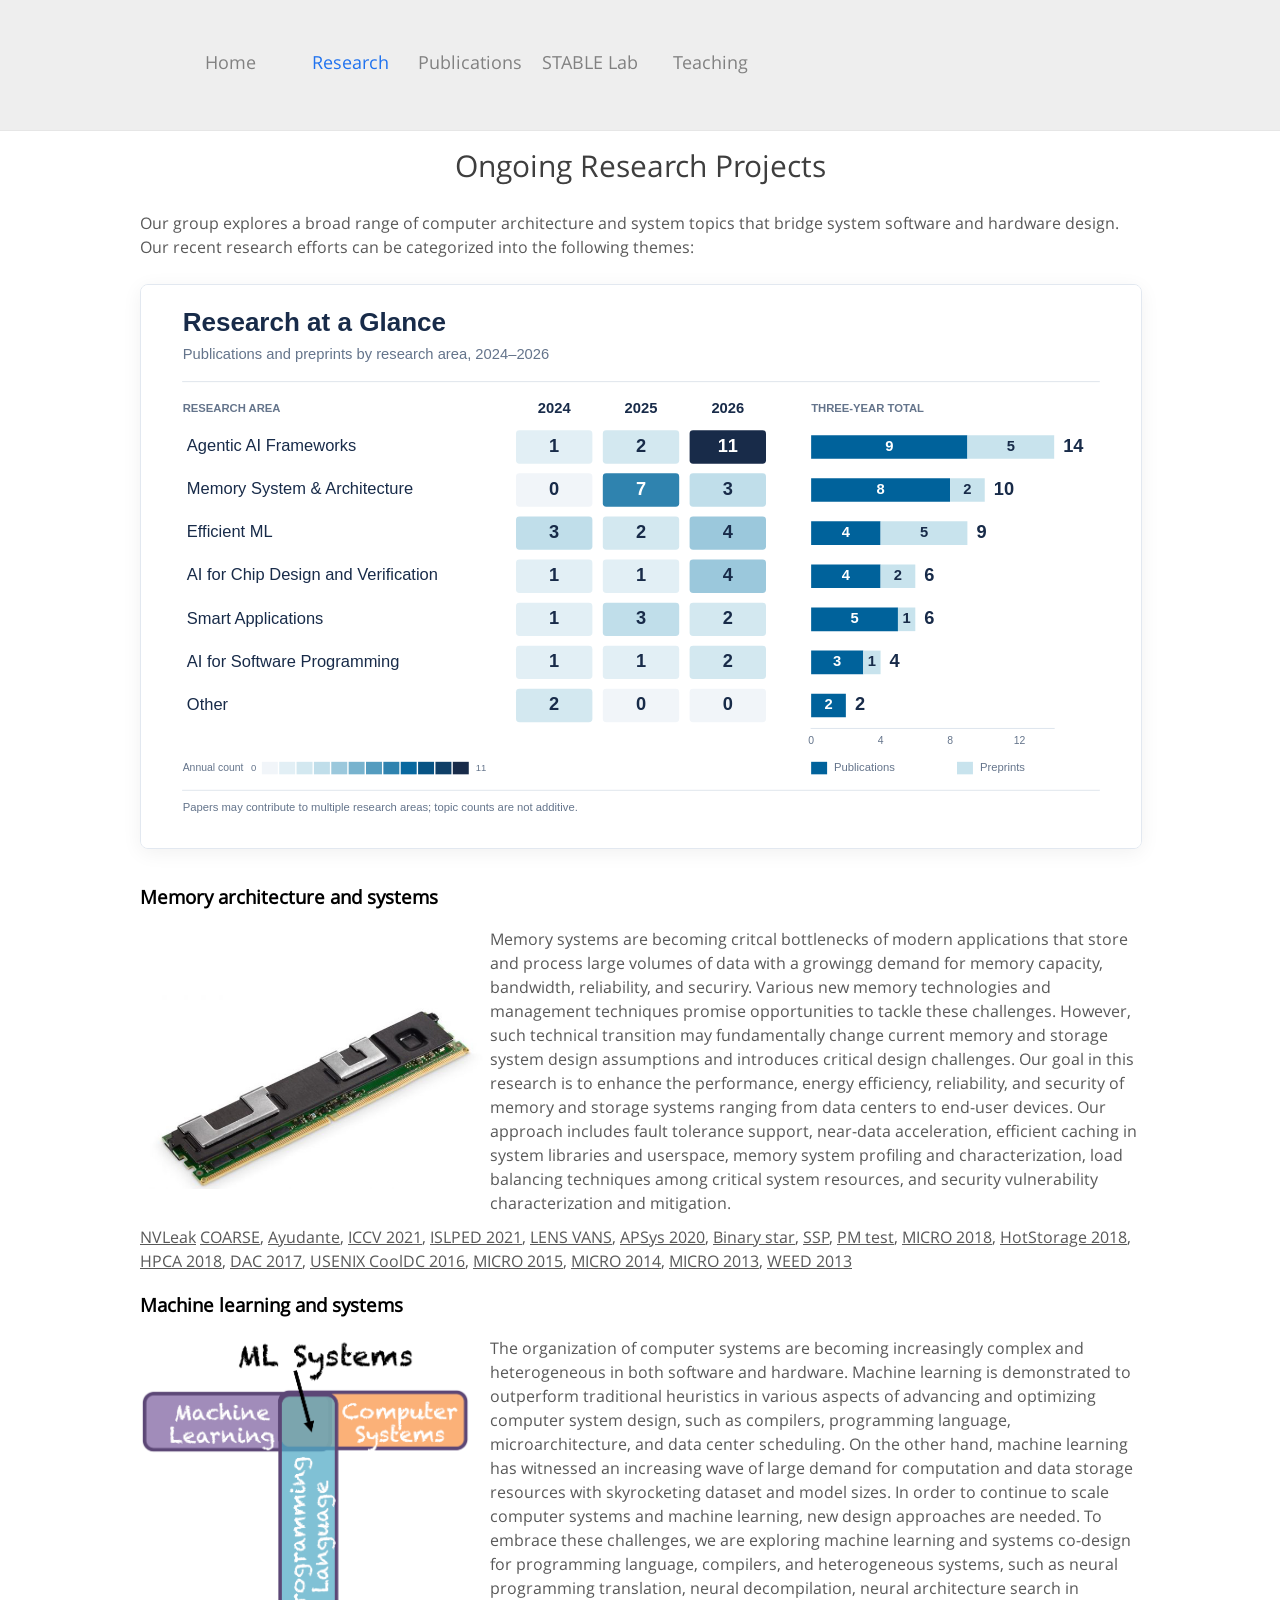
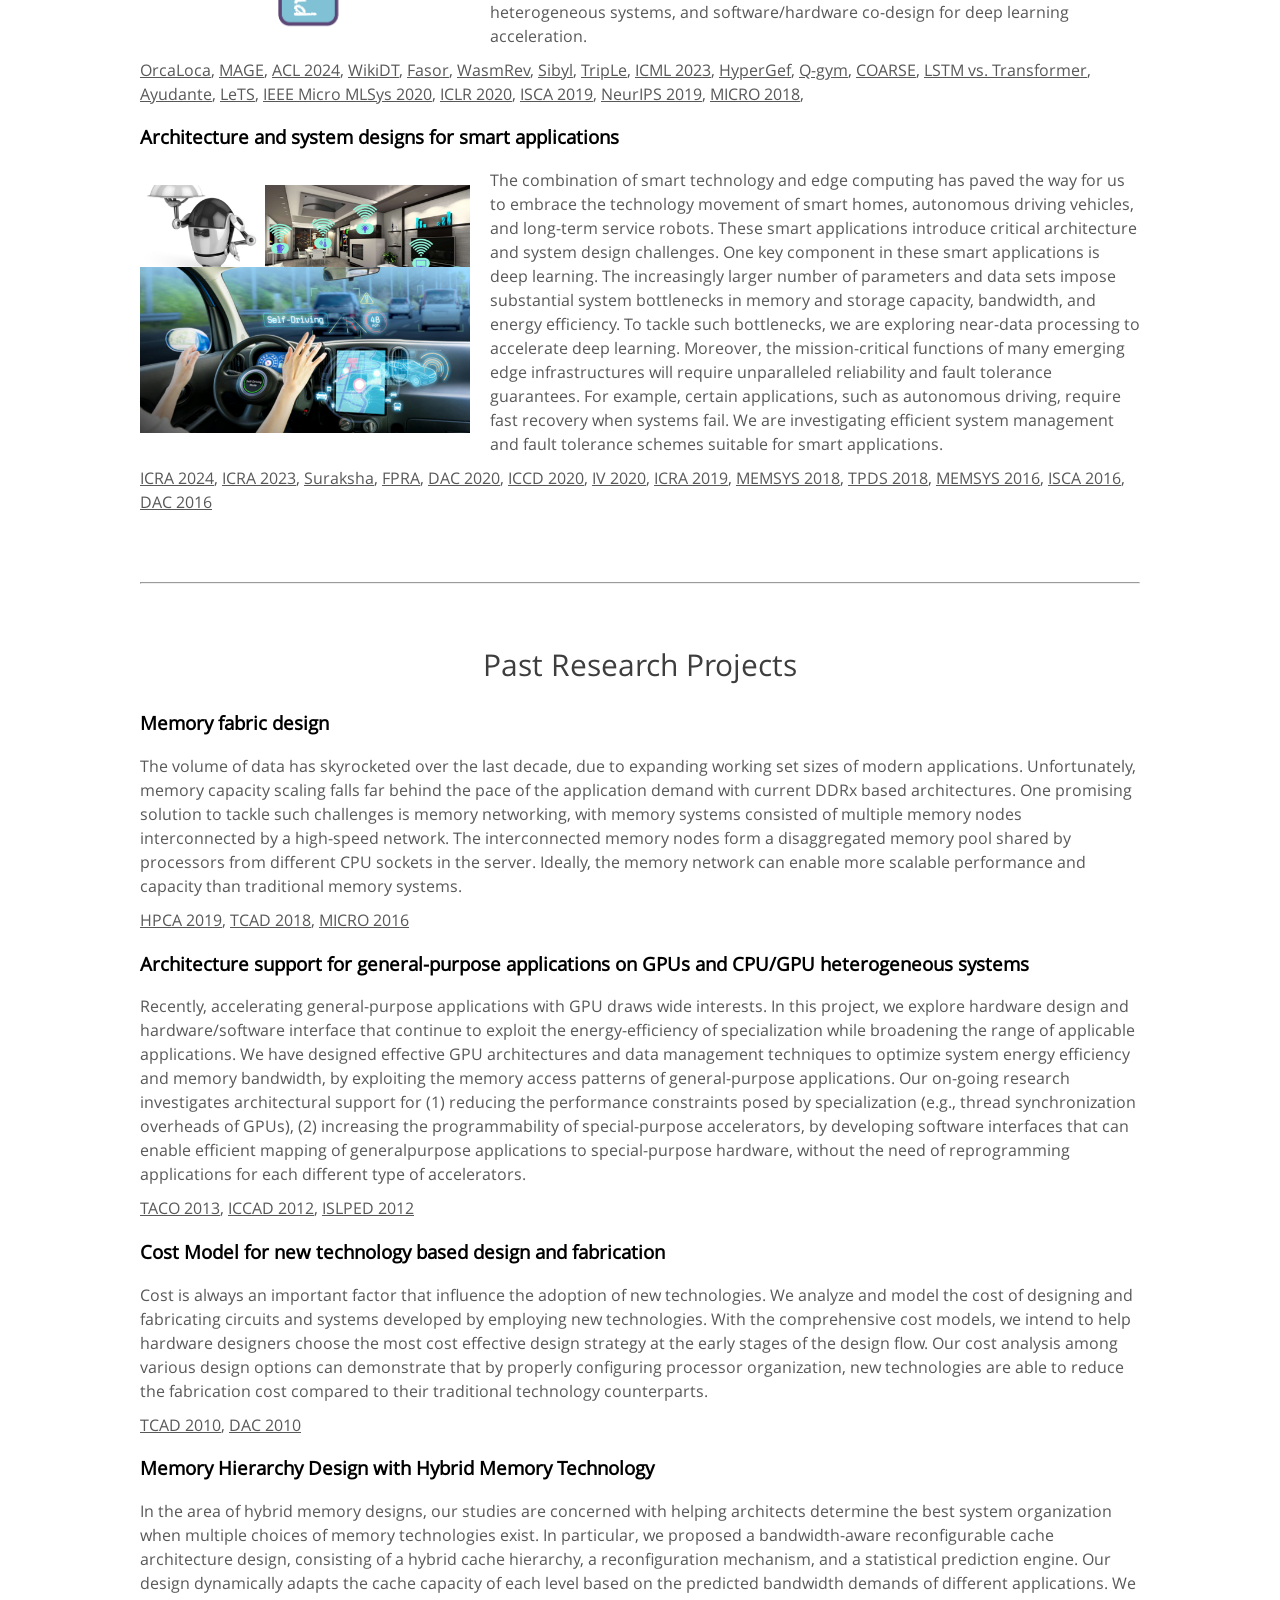
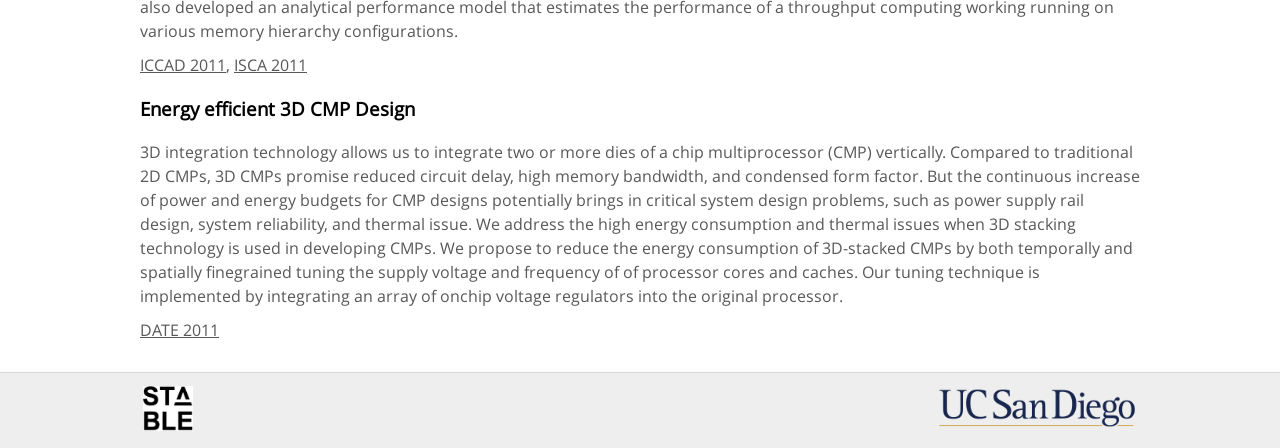
<file: research.html>
<!DOCTYPE HTML>
<!-- Website template by freewebsitetemplates.com -->
<html>
<head>
	<meta charset="UTF-8">
	<title>Research</title>
	<link rel="stylesheet" href="css/style.css" type="text/css">
</head>
<body>
	<div id="header">
		<div>
			<ul id="navigation">
				<li>
					<a href="index.html">Home</a>
				</li>
				<li class="active">
					<a href="research.html">Research</a>
				</li>
				<li>
					<a href="publications.html">Publications</a>
				</li>
				<!-- <li>
					<a href="news.html">News</a>
				</li> -->
				<li>
					<a href="lab.html">STABLE Lab</a>
				</li>
				<li>
					<a href="teaching.html">Teaching</a>
				</li>
			</ul>
		</div>
	</div>
	<div id="contents">
		<h1 align="center">Ongoing Research Projects</h1>

		<p> Our group explores a broad range of computer architecture and system 
		    topics that bridge system software and hardware design. Our recent 
			research efforts can be categorized into the following themes:
		</p>

		<div style="text-align: center; margin: 25px auto 35px; max-width: 1000px;">
			<img src="images/research_topics_histogram.svg" alt="Research at a Glance: Publications and preprints by research area, 2024–2026" style="width: 100%; max-width: 1000px; height: auto; display: block; margin: 0 auto; border-radius: 8px; box-shadow: 0 4px 20px rgba(0,0,0,0.06); border: 1px solid #e2e8f0;">
		</div>
		<h3>Memory architecture and systems</h3>
		<div class="photo">
			<br><br><br><br>
			<img width="350" src="images/research_pm.png"></img>
		</div>
		<div class="research">
		  <p>	Memory systems are becoming critcal bottlenecks of modern applications that store
		    and process large volumes of data with a growingg demand for memory capacity, bandwidth, reliability,
		    and securiry. Various new memory technologies and management techniques promise opportunities to
		    tackle these challenges. However, such technical transition may
				fundamentally change current memory and storage system design assumptions 
				and introduces critical design challenges. Our goal in this research is to 
				enhance the performance, energy efficiency, reliability, and security of memory and 
				storage systems ranging from data centers to end-user devices. Our approach includes 
				fault tolerance support, near-data acceleration, 
				efficient caching in system libraries and userspace, memory system 
				profiling and characterization, load balancing techniques among critical 
				system resources, and security vulnerability characterization and mitigation.
			</p>
		</div>
		<div>
			<p>
                                 <a href="files/wang-sec23.pdf">NVLeak</a>
                          <a href="files/wang-hpca2022.pdf">COARSE</a>,
                          <a href="files/atc21-final214.pdf">Ayudante</a>,
                          <a href="files/proflip-iccv2021.pdf">ICCV 2021</a>,
                          <a href="files/liu-FPRA-ISLPED21.pdf">ISLPED 2021</a>,
			        <a href="files/lens-vans-micro2020.pdf">LENS VANS</a>, 
				<a href="https://dl.acm.org/doi/10.1145/3409963.3410489">APSys 2020</a>,
				<a href="files/binarystar-micro2019.pdf">Binary star</a>,
				<a href="files/ssp-micro2019.pdf">SSP</a>,
				<a href="files/pmtest-asplos2019.pdf">PM test</a>,
				<a href="files/pm-rdma-micro2018.pdf">MICRO 2018</a>,
				<a href="files/shadowpaging-hotstorage2018.pdf">HotStorage 2018</a>,
				<a href="files/steal-no-force-hpca2018.pdf">HPCA 2018</a>,
				<a href="files/persist-cache-dac2017.pdf">DAC 2017</a>,
				<a href="files/MSS-cooldc2016.pdf">USENIX CoolDC 2016</a>,
				<a href="files/thynvm-micro2015.pdf">MICRO 2015</a>,
				<a href="files/zhao-micro2014.pdf">MICRO 2014</a>,
				<a href="files/150-zhao.pdf">MICRO 2013</a>, 
				<a href="files/meza_weed13.pdf">WEED 2013</a>
			</p>
		</div>
		<h3>Machine learning and systems</h3>
		<div class="photo">
			<img width="330" src="images/research_mlsys.png"></img>
		</div>
		<div class="research">
			<p>	The organization of computer systems are becoming increasingly complex and heterogeneous in both software and hardware. Machine learning is demonstrated to outperform traditional heuristics in various aspects of advancing and optimizing computer system design, such as compilers, programming language, microarchitecture, and data center scheduling. On the other hand, machine learning has witnessed an increasing wave of large demand for computation and data storage resources with skyrocketing dataset and model sizes. In order to continue to scale computer systems and machine learning, new design approaches are needed. To embrace these challenges, we are exploring machine learning and systems co-design for programming language, compilers, and heterogeneous systems, such as neural programming translation, neural decompilation, neural architecture search in heterogeneous systems, and software/hardware co-design for deep learning acceleration.
			</p>
		</div>
		<div>
		  <p>
		          <a href="https://github.com/fishmingyu/OrcaLoca">OrcaLoca</a>,
		          <a href="https://stable-lab.github.io/MAGE/">MAGE</a>, 
		          <a href="https://arxiv.org/pdf/2403.03348">ACL 2024</a>,
		          <a href="files/shi-wikidt-icdar24.pdf">WikiDT</a>,
                          <a href="files/huang-fasor-ics24.pdf">Fasor</a>,
                          <a href="https://arxiv.org/pdf/2404.03171">WasmRev</a>,
                          <a href="https://arxiv.org/pdf/2401.03723.pdf">Sibyl</a>,
                          <a href="files/triple-iccv2023.pdf">TripLe</a>,
                          <a href="files/shi-icml2023.pdf">ICML 2023</a>,
                          <a href="https://proceedings.mlsys.org/paper_files/paper/2023/hash/c0987e6b6da2428e8cd43efa74790ccb-Abstract-mlsys2023.html">HyperGef</a>,
                          <a href="files/fu-pact22.pdf">Q-gym</a>,
                          <a href="files/wang-hpca2022.pdf">COARSE</a>,
			  <a href="https://arxiv.org/pdf/2112.09174">LSTM vs. Transformer</a>,
				<a href="files/atc21-final214.pdf">Ayudante</a>,
				<a href="files/fu21a.pdf">LeTS</a>, 
			        <a href="files/Fu-SIMLsys20-NAS.pdf"> IEEE Micro MLSys 2020</a>,
				<a href="https://openreview.net/forum?id=r1egIyBFPS">ICLR 2020</a>,
				<a href="files/DeepAttest-isca2019.pdf">ISCA 2019</a>,
				<a href="files/coda-neurips2019.pdf">NeurIPS 2019</a>,
				<a href="files/pim-micro2018.pdf">MICRO 2018</a>,
			</p>
		</div>
		<h3>Architecture and system designs for smart applications</h3>
		<div class="photo">
			<br>
			<img width="330" src="images/research_smart.png"></img>
		</div>
		<div class="research">
			<p>
				The combination of smart technology and edge computing has paved the way for 
				us to embrace the technology movement of smart homes, autonomous driving 
				vehicles, and long-term service robots. These smart applications introduce 
				critical architecture and system design challenges. 
				One key component in these smart applications is deep learning. The 
				increasingly larger number of parameters and data sets impose substantial 
				system bottlenecks in memory and storage capacity, bandwidth, and energy 
				efficiency. To tackle such bottlenecks, we are exploring near-data processing 
				to accelerate deep learning. Moreover, the mission-critical functions of many 
				emerging edge infrastructures will require unparalleled reliability and fault 
				tolerance guarantees. For example, certain applications, such as  
				autonomous driving, require fast recovery when systems fail. 
				We are investigating efficient system management and fault tolerance schemes 
				suitable for smart applications.
			</p>
		</div>
		<div>
			<p>
                          <a href="files/liu-icra2024.pdf">ICRA 2024</a>,
                          <a href="files/liu-icra2023.pdf">ICRA 2023</a>,
			  <a href="files/suraksha-issre2021.pdf">Suraksha</a>,
				<a href="files/liu-FPRA-ISLPED21.pdf">FPRA</a>,
				<a href="files/Baidya-dac2020.pdf">DAC 2020</a>, 
				<a href="files/zhao-iccd-2020.pdf">ICCD 2020</a>,
				<a href="files/safety-score-IV-2020.pdf">IV 2020</a>, 
				<a href="files/Rorg-icra2019.pdf">ICRA 2019</a>,
				<a href="files/STT-cnn-memsys2018.pdf">MEMSYS 2018</a>,
				<a href="files/parana-tpds.pdf">TPDS 2018</a>,
				<a href="files/Thermal-memsys2016.pdf">MEMSYS 2016</a>,
				<a href="files/PRIME_isca2016.pdf">ISCA 2016</a>,
				<a href="files/Pinatubo-dac2016.pdf">DAC 2016</a>
			</p>
		</div>
		<p><br><br></p>
		<hr>
		<p><br><br></p>
		<h1 align="center">Past Research Projects</h1>
		<h3>Memory fabric design</h3>
		<p>
			The volume of data has skyrocketed over the last decade, due to expanding 
			working set sizes of modern  applications. Unfortunately, 
			memory capacity scaling falls far behind the pace of the  application demand 
			with current DDRx based architectures. One promising solution to tackle such 
			challenges is memory networking, with memory systems consisted 
			of multiple memory nodes interconnected by a high-speed network. The 
			interconnected memory nodes form a disaggregated memory pool shared by processors 
			from different CPU sockets in the server. Ideally, the memory network can enable 
			more scalable performance and capacity than traditional memory systems.
		</p>
		<p>
			<a href="files/stringfigure-hpca2019.pdf">HPCA 2019</a>,
			<a href="files/GraphH-tcad.pdf">TCAD 2018</a>,
			<a href="files/memnet-micro2016.pdf">MICRO 2016</a>
		</p>
		<h3> Architecture support for general-purpose applications on GPUs and CPU/GPU
		    heterogeneous systems</h3>
		<p> Recently, accelerating general-purpose applications with GPU draws wide interests. 
			In this project, we explore hardware design and
		    hardware/software interface that continue to exploit the
		    energy-efficiency of specialization while broadening the
		    range of applicable applications. We have designed effective
		    GPU architectures and data management techniques to optimize
		    system energy efficiency and memory bandwidth, by exploiting
		    the memory access patterns of general-purpose applications.
		    Our on-going research investigates architectural support for
		    (1) reducing the performance constraints posed by
		    specialization (e.g., thread synchronization overheads of
		    GPUs), (2) increasing the programmability of special-purpose
		    accelerators, by developing software interfaces that can
		    enable efficient mapping of generalpurpose applications to
		    special-purpose hardware, without the need of reprogramming
		    applications for each different type of accelerators.
		</p>
		<p>
		    <a href="http://dl.acm.org/citation.cfm?id=2541231">TACO 2013</a>, 
		    <a href="files/zhao-iccad12.pdf">ICCAD 2012</a>,
		    <a href="files/islped209-zhao.pdf">ISLPED 2012</a>
		</p>
		<h3> Cost Model for new technology based design and fabrication</h3>
		<p> Cost is always an important factor that influence the adoption of new technologies. We analyze and
		    model the cost of designing and fabricating circuits and
		    systems developed by employing new technologies. With the
		    comprehensive cost models, we intend to help hardware
		    designers choose the most cost effective design strategy
		    at the early stages of the design flow. Our cost analysis
		    among various design options can demonstrate that by
		    properly configuring processor organization, new
		    technologies are able to reduce the fabrication cost
		    compared to their traditional technology counterparts.
		</p>
		<p>
		    <a href="files/3d-cost-tcad10.pdf">TCAD 2010</a>,
		    <a href="files/zhao-dac10.pdf">DAC 2010</a>
		</p>
		<h3> Memory Hierarchy Design with Hybrid Memory Technology</h3>
		<p> In the area of hybrid memory designs, our studies are
			concerned with helping architects determine the best system
			organization when multiple choices of memory technologies
			exist. In particular, we proposed a bandwidth-aware
			reconfigurable cache architecture design, consisting of a
			hybrid cache hierarchy, a reconfiguration mechanism, and a
			statistical prediction engine. Our design dynamically adapts
			the cache capacity of each level based on the predicted
			bandwidth demands of different applications. We also developed an
			analytical performance model that estimates the performance
			of a throughput computing working running on various memory
			hierarchy configurations.
		</p>
		<p>
            <a href="files/zhao-iccad11.pdf">ICCAD 2011</a>,
		    <a href="files/moguls_isca2011.pdf">ISCA 2011</a>
		</p>
		<h3> Energy efficient 3D CMP Design</h3>
		<p> 3D integration technology allows us to integrate two or more
		dies of a chip multiprocessor (CMP) vertically. Compared to
		traditional 2D CMPs, 3D CMPs promise reduced circuit delay, high
		memory bandwidth, and condensed form factor. But the continuous
		increase of power and energy budgets for CMP designs potentially
		brings in critical system design problems, such as power supply
		rail design, system reliability, and thermal issue. We address
		the high energy consumption and thermal issues when 3D stacking
		technology is used in developing CMPs. We propose to reduce the
		energy consumption of 3D-stacked CMPs by both temporally and
		spatially finegrained tuning the supply voltage and frequency of
		of processor cores and caches. Our tuning technique is
		implemented by integrating an array of onchip voltage regulators
		into the original processor. 
		</p>
		<p>
			<a href="files/zhao-date11.pdf">DATE 2011</a>
		</p>
	</div>
	<div id="footer">
		<div class="clearfix">
			<table width="100%">
				<tr>
					<td align="left"><a href="lab.html"><img height="45" src="images/stable.jpg"></img></a></td>
					<td align="right"><a href="https://www.ucsd.edu/"><img width="200" src="images/logo_UCSD.png"></img></a></td>
				</tr>
			</table>
		</div>
	</div>
	
	<!-- Start of StatCounter Code for Default Guide -->
	<script type="text/javascript">
	 var sc_project=6189261; 
	 var sc_invisible=1; 
	 var sc_security="7d77b3cb"; 
	 var scJsHost = (("https:" == document.location.protocol) ?
	 "https://secure." : "http://www.");
	 document.write("<sc"+"ript type='text/javascript' src='" +
	 scJsHost+
	 "statcounter.com/counter/counter.js'></"+"script>");
	</script>
	<noscript><div class="statcounter"><a title="shopify
	analytics ecommerce" href="http://statcounter.com/shopify/"
	target="_blank"><img class="statcounter"
	src="http://c.statcounter.com/6189261/0/7d77b3cb/1/"
	alt="shopify analytics ecommerce"></a></div></noscript>
	<!-- End of StatCounter Code for Default Guide -->
	
</body>
</html>
</file>
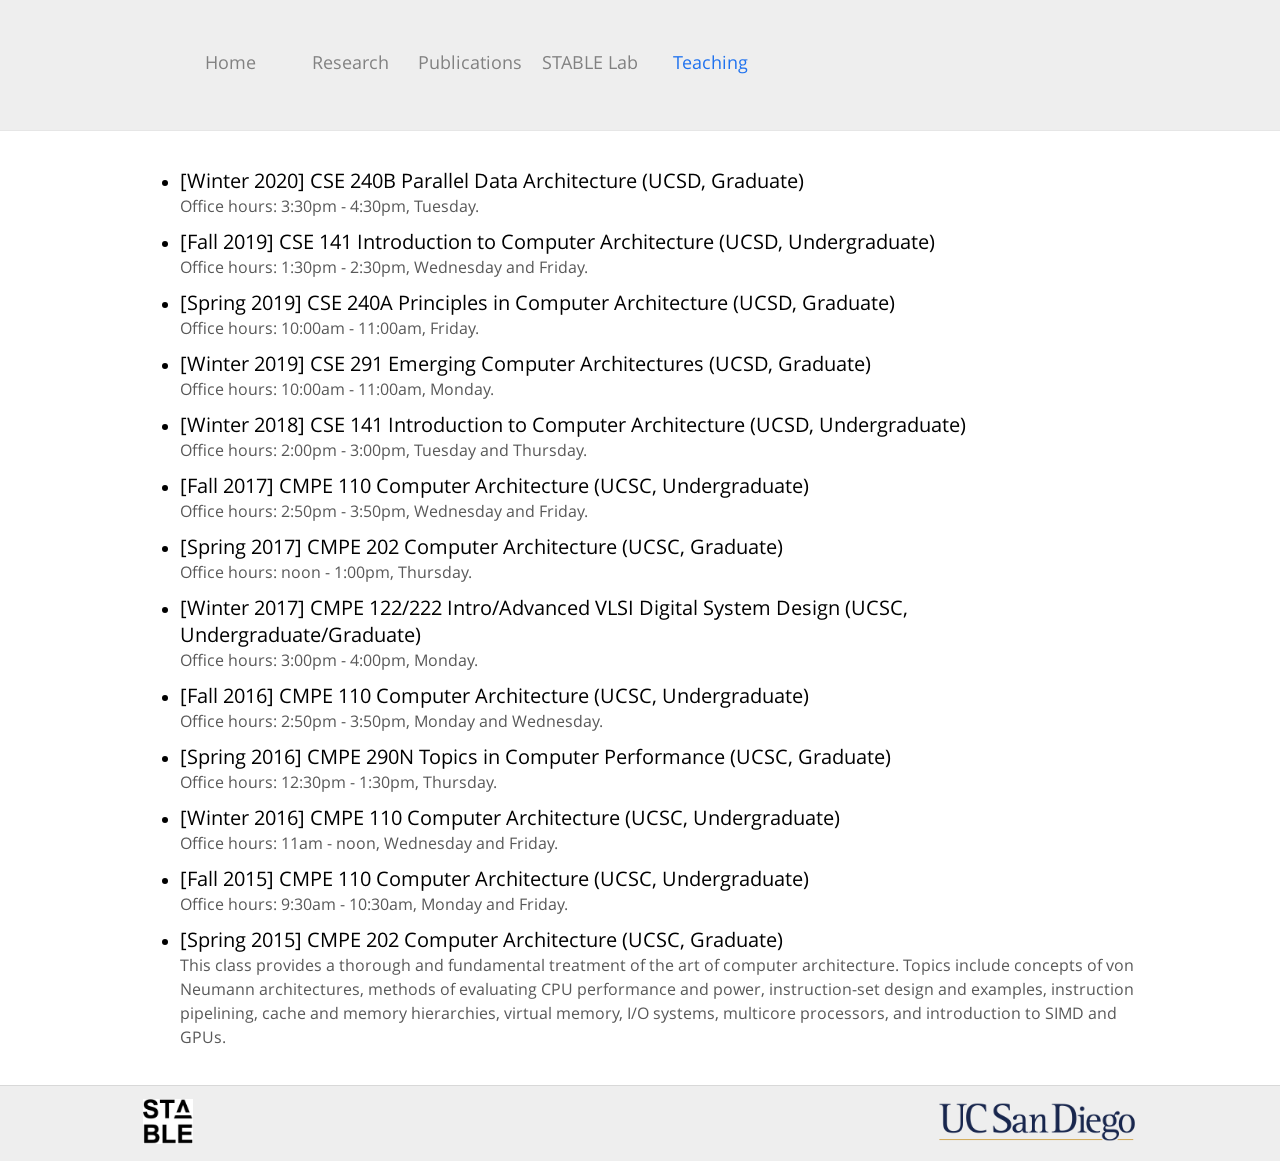
<file: teaching.html>
<!DOCTYPE HTML>
<!-- Website template by freewebsitetemplates.com -->
<html>
<head>
	<meta charset="UTF-8">
	<title>Teaching</title>
	<link rel="stylesheet" href="css/style.css" type="text/css">
</head>
<body>
	<div id="header">
		<div>
			<ul id="navigation">
				<li>
					<a href="index.html">Home</a>
				</li>
				<li>
					<a href="research.html">Research</a>
				</li>
				<li>
					<a href="publications.html">Publications</a>
				</li>
				<!-- <li>
					<a href="news.html">News</a>
				</li> -->
				<li>
					<a href="lab.html">STABLE Lab</a>
				</li>
				<li class="active">
					<a href="teaching.html">Teaching</a>
				</li>
			</ul>
		</div>
	</div>
	<div id="contents">
		<!--<h1 align="center">Teaching</h1>-->
		<ul>
			<li>
				<span class="class-title">[Winter 2020] CSE 240B Parallel Data Architecture (UCSD, Graduate)</span> 
				<p>Office hours: 3:30pm - 4:30pm, Tuesday.
			</li>
			<li>
				<span class="class-title">[Fall 2019] CSE 141 Introduction to Computer Architecture (UCSD, Undergraduate)</span> 
				<p>Office hours: 1:30pm - 2:30pm, Wednesday and Friday.
			</li>
			<li>
				<span class="class-title">[Spring 2019] CSE 240A Principles in Computer Architecture (UCSD, Graduate)</span> 
				<p>Office hours: 10:00am - 11:00am, Friday.
			</li>
			<li>
				<span class="class-title">[Winter 2019] CSE 291 Emerging Computer Architectures (UCSD, Graduate)</span> 
				<p>Office hours: 10:00am - 11:00am, Monday.
			</li>
			<li>
				<span class="class-title">[Winter 2018] CSE 141 Introduction to Computer Architecture (UCSD, Undergraduate)</span> 
				<p>Office hours: 2:00pm - 3:00pm, Tuesday and Thursday.
			</li>
			<li>
				<span class="class-title">[Fall 2017] CMPE 110 Computer Architecture (UCSC, Undergraduate)</span> 
				<p>Office hours: 2:50pm - 3:50pm, Wednesday and Friday.
			</li>
			<li>
				<span class="class-title">[Spring 2017] CMPE 202 Computer Architecture (UCSC, Graduate)</span> 
				<p> Office hours: noon - 1:00pm, Thursday.
			</li>
			<li>
				<span class="class-title">[Winter 2017] CMPE 122/222 Intro/Advanced VLSI Digital System Design (UCSC, Undergraduate/Graduate)</span> 
				<p>Office hours: 3:00pm - 4:00pm, Monday.
			</li>
			<li>
				<span class="class-title">[Fall 2016] CMPE 110 Computer Architecture (UCSC, Undergraduate)</span> 
				<p>Office hours: 2:50pm - 3:50pm, Monday and Wednesday.
			</li>
			<li>
				<span class="class-title">[Spring 2016] CMPE 290N Topics in Computer Performance (UCSC, Graduate)</span> 
				<p>Office hours: 12:30pm - 1:30pm, Thursday.
			</li>
			<li>
				<span class="class-title">[Winter 2016] CMPE 110 Computer Architecture (UCSC, Undergraduate)</span> 
				<p>Office hours: 11am - noon, Wednesday and Friday.
			</li>
			<li>
				<span class="class-title">[Fall 2015] CMPE 110 Computer Architecture (UCSC, Undergraduate)</span> 
				<p>Office hours: 9:30am - 10:30am, Monday and Friday.
			</li>
			<li>
				<span class="class-title">[Spring 2015] CMPE 202 Computer Architecture (UCSC, Graduate)</span> 
				<p> This class provides a thorough
				and fundamental treatment of the art of computer
				architecture. Topics include concepts of von
				Neumann architectures, methods of evaluating CPU
				performance and power, instruction-set design
				and examples, instruction pipelining, cache and
				memory hierarchies, virtual memory, I/O systems,
				multicore processors, and introduction to SIMD
				and GPUs.
			</li>
		</ul>
	</div>
	<div id="footer">
		<div class="clearfix">
			<table width="100%">
				<tr>
					<td align="left"><a href="lab.html"><img height="45" src="images/stable.jpg"></img></a></td>
					<td align="right"><a href="https://www.ucsd.edu/"><img width="200" src="images/logo_UCSD.png"></img></a></td>
				</tr>
			</table>
		</div>
	</div>
</body>
</html>
</file>
<file: css/style.css>
/* Website template by freewebsitetemplates.com */
@font-face {
	font-family: 'OpenSans';
	src: url('../fonts/OpenSans-Regular.eot');
	src: local('☺'), url('../fonts/OpenSans-Regular.woff') format('woff'), url('../fonts/OpenSans-Regular.ttf') format('truetype'), url('../fonts/OpenSans-Regular.svg') format('svg');
	font-weight: normal;
	font-style: normal;
}
@font-face {
	font-family: 'Play';
	src: url('../fonts/Play-Regular.eot');
	src: local('☺'), url('../fonts/Play-Regular.woff') format('woff'), url('../fonts/Play-Regular.ttf') format('truetype'), url('../fonts/Play-Regular.svg') format('svg');
	font-weight: normal;
	font-style: normal;
}
body {
	background-color: #fff;
	font-family: 'OpenSans';
	margin: 0;
}
img {
	border: 0;
}
.clearfix:after, #contents:after {
	clear:both;
	content:"";
	display:block;
	height:1%;
	line-height:0;
	visibility:hidden;
}
.btn {
	background: url(../images/bg-button.png) no-repeat;
	background-position: 0 -70px;
	color: #fff;
	display: inline-block;
	font: 24px/60px 'OpenSans';
	height: 60px;
	width: 230px;
	text-align: center;
	text-decoration: none;
	text-transform: uppercase;
}
.btn:hover {
	background-position: 0 0;
}
/*------------------------------ HEADER ------------------------------*/
#header {
	background-color: #eee;
	border-bottom: 1px solid #e6e6e6;
	padding: 27px 0;
}
#header > div, #footer > div {
	width: 1000px;
	margin: 0 auto;
	padding: 0 20px;
}
/** Logo **/
#header .logo {
	float: left;
	margin-right: 20px;
}
#header .logo a {
	background: url(../images/ucsclogo.png) no-repeat center top;
	color: #000;
	display: block;
	font: 15px/30px 'Play';
	height: 20px;
	width: 76px;
	padding-top: 68px;
	text-decoration: none;
	text-transform: uppercase;
}
/** Navigation **/
#navigation {
	display: inline-block;
	list-style: none;
	line-height: 10px;
	margin: 30px;
	padding: 0;
}
#navigation ul {
	display: inline-block;
	list-style: none;
	margin: 30px;
	padding: 0;
}
#navigation li {
	float: left;
	width: 120px;
	text-align: center;
}
#navigation li a {
	color: #818181;
	font-size: 18px;
	line-height: 10px;
	text-decoration: none;
}
#navigation li a:hover {
	color: #000;
}
#navigation li.active a {
	color: #1f72ef;
}


#adbox {
	background: url(../images/bg-adbox.jpg) repeat-x left top;
	height: 380px;
	padding: 60px 0;
}
#adbox > div {
	width: 800px;
	margin: 0 auto;
	padding: 0 80px;
}
#adbox > div img {
	float: right;
	margin-left: 60px;
}
#adbox h1, #adbox h2 {
	color: #2c2c2c;
	font-size: 60px;
	line-height: 60px;
	margin: 0;
	text-transform: uppercase;
}
#adbox h2 {
	font-size: 30px;
	line-height: 36px;
	text-transform: none;
}
#adbox p {
	font-size: 16px;
	line-height: 24px;
	margin: 0;
}
#adbox p span {
	display: block;
	font-size: 12px;
	width: 360px;
	padding: 24px 0;
	text-align: center;
}
#adbox p span b {
	font-weight: normal;
	display: block;
	width: 256px;
}
/*------------------------------ CONTENTS ------------------------------*/
#contents {
	min-height: 600px;
	width: 1000px;
	margin: 0 auto;
	padding: 20px 0px;
}
h1 {
	color: #3e3e3e;
	font-size: 30px;
	font-weight: normal;
	line-height: 30px;
	margin: 0 0 30px;
}
h2 {
	color: #2c2c2c;
	font-size: 24px;
	font-weight: normal;
	line-height: 24px;
	margin: 0 0 12px;
}
p {
	color: #585858;
	font-size: 16px;
	line-height: 24px;
	margin: 0 0 10px;
}
p a {
	color: #585858;
}
p a:hover {
	color: #000;
}
li a {
	color: #484848;
}
li a:hover {
	color: #000;
}
td {
	color: #484848;
}
td a {
	color: #484848;
}
td a:hover {
	color: #000;
}
#tagline h1 {
	margin-left: 20px;
}
#tagline > div {
	float: left;
	width: 400px;
	margin: 0 10px;
}
#contents .photo {
	float:left;
	width: 350px;
	margin: 0 auto;
	color: #585858;
	font-size: 12px;
}
.photo > a {
	color: #585858;
	font-size: 12px;
}
.photo > div {
	display: inline-block;
	margin: 0 0 0px;
}
.photo > div img {
	float: left;
	margin-right: 50px;
	margin-top: 0px;
}
#contents .info {
	float:left;
	width:650px;
	height:100%;
}
#contents .research {
	float:left;
	width:650px;
	height:100%;
}
#contents .recent-news {
	width: 1000px;
	margin: 0 auto;
}
.recent-news > ul {
	margin: 0;
	color: #585858;
	font-size: 16px;
}
#contents .selected-publications {
	width: 1000px;
	margin: 0 auto;
}
.selected-publications > ul {
	margin: 0;
	color: #585858;
	font-size: 16px;
}
.news li {
	list-style: none;
	margin: 0;
}
.news-time{
	font-size: 20px;
	padding-top: 10px;
	padding-bottom: 10px;
}
.news-item{
	padding-left: 20px;
}
.people-table td{
	padding-right: 20px;
	padding-top: 0;
}
.td-heading{
	padding-bottom: 0px;
	padding-top: 0;
	font-size: 20px;
}
.class-title {
	font-size: 20px;
}
/*

#contents .features {
	width: 1000px;
	margin: 0 auto;
}
.features > div {
	display: inline-block;
	margin: 0 0 30px;
}
.features > div img {
	float: left;
	margin-right: 20px;
	margin-top: 36px;
}
.date {
	float: left;
	height: 78px;
	width: 70px;
	margin-right: 20px;
	border: 1px solid #d5d5d5;
	text-align: center;
}
.date p {
	margin: 12px 0 0;
}
.date p span {
	display: block;
	font-size: 30px;
	margin-bottom: 6px;
}
.author {
	color: #585858;
	display: block;
	font-size: 12px;
}
.more {
	background-color: #727272;
	color: #fff;
	display: inline-block;
	font-size: 14px;
	line-height: 30px;
	width: 100px;
	text-align: center;
	text-decoration: none;
}
.more:hover, .message input[type='submit']:hover {
	background-color: #f99600;
	color: #000;
}
*/
/** main **/
/*
.main {
	float: left;
	background: url(../images/divider.png) repeat-y right top;
	min-height: 100px;
	width: 620px;
	padding-right: 24px;
}
.main h1, .sidebar h1 {
	margin: 0 0 12px;
	position: relative;
	top: -18px;
}
.main h2 span {
	display: block;
	font-size: 12px;
}
*/
/** sidebar **/
/*
.sidebar {
	float: left;
	min-height: 848px;
	width: 216px;
	margin-left: 20px;
}
.sidebar ul, .news {
	list-style: none;
	margin: 0;
	padding: 0;
}
.news li {
	border-top: 1px solid #d5d5d5;
	padding: 24px 30px 0 100px;
	position: relative;
}
.news li .date {
	float: none;
	position: absolute;
	left: 0;
	top: 30px;
}
.news li > p span, .post > span {
	display: block;
	text-align: right;
}
.posts {
	border-top: 1px solid #d5d5d5;
}
.posts li {
	border-bottom: 1px solid #d5d5d5;
	padding: 24px 10px 0;
}
.posts li p {
	font-size: 14px;
}
.posts li .title {
	font-size: 16px;
	font-weight: normal;
	margin: 0 0 12px;
}
.posts li .title a {
	color: #2c2c2c;
	font-size: 16px;
	text-decoration: none;
}
.post {
	width: 785px;
	margin: 0 auto;
}
.post h1 {
	padding-top: 12px;
}
#about {
	width: 740px;
	margin: 0 auto;
}
#about h1, .section h1 {
	border-bottom: 1px solid #e0e0e0;
	padding-bottom: 12px;
}
.section {
	float: left;
	width: 390px;
	margin-right: 50px;
}
.section h1 {
	margin-bottom: 18px;
}
.message input[type='text'], .message textarea {
	color: #aeaeae;
	font-size: 13px;
	height: 33px;
	line-height: 33px;
	width: 380px;
	border: 1px solid #d5d5d5;
	margin: 0 0 6px;
	padding: 0 4px;
}
.message textarea {
	height: 175px;
	overflow: auto;
	resize: none;
}
.message input[type='submit'] {
	float: right;
	background-color: #818181;
	color: #d5d5d5;
	cursor: pointer;
	font: 13px/30px Arial, Helvetica, sans-serif;
	height: 30px;
	border: 0;
	margin: 0;
	padding: 0 10px;
}
.contact {
	background-color: #f8f8f8;
	width: 270px;
	padding: 124px 60px;
	text-align: center;
}
.contact p span {
	color: #2c2c2c;
	display: block;
	font-size: 30px;
	line-height: 36px;
	padding: 18px 0;
}
*/
/*------------------------------ PUBLICATION ------------------------------*/
.publication li{
/*	font-weight: bold;*/
	color: #585858;
	font-size: 16px;
}
.bib-venue{
	font-style: italic;
	color: #585858;
	font-size: 16px;
}
.award {
	color: #ff0000
}
.code {
        color: #3498db 
}
/*------------------------------ FOOTER ------------------------------*/
#footer {
	background-color: #eee;
	border-top: 1px solid #d8d8d8;
	padding: 10px 0;
}
#footer p {
	font-size: 12px;
	line-height: 10px;
	padding-left: 10px;
}
#footer td {
	font-size: 12px;
}
#connect {
	float: right;
	display: inline-block;
	margin-right: 30px;
}
/*
#connect a {
	background: url(../images/icons.png) no-repeat;
	display: inline-block;
	height: 30px;
	width: 30px;
	margin: 0 10px;
}
#connect a.googleplus {
	background-position: 0 -40px;
}
#connect a.twitter {
	background-position: 0 -80px;
}
#connect a.tumbler {
	background-position: 0 -120px;
}
#connect a.facebook:hover {
	background-position: -40px 0;
}
#connect a.googleplus:hover {
	background-position: -40px -40px;
}
#connect a.twitter:hover {
	background-position: -40px -80px;
}
#connect a.tumbler:hover {
	background-position: -40px -120px;
}
*/
</file>
